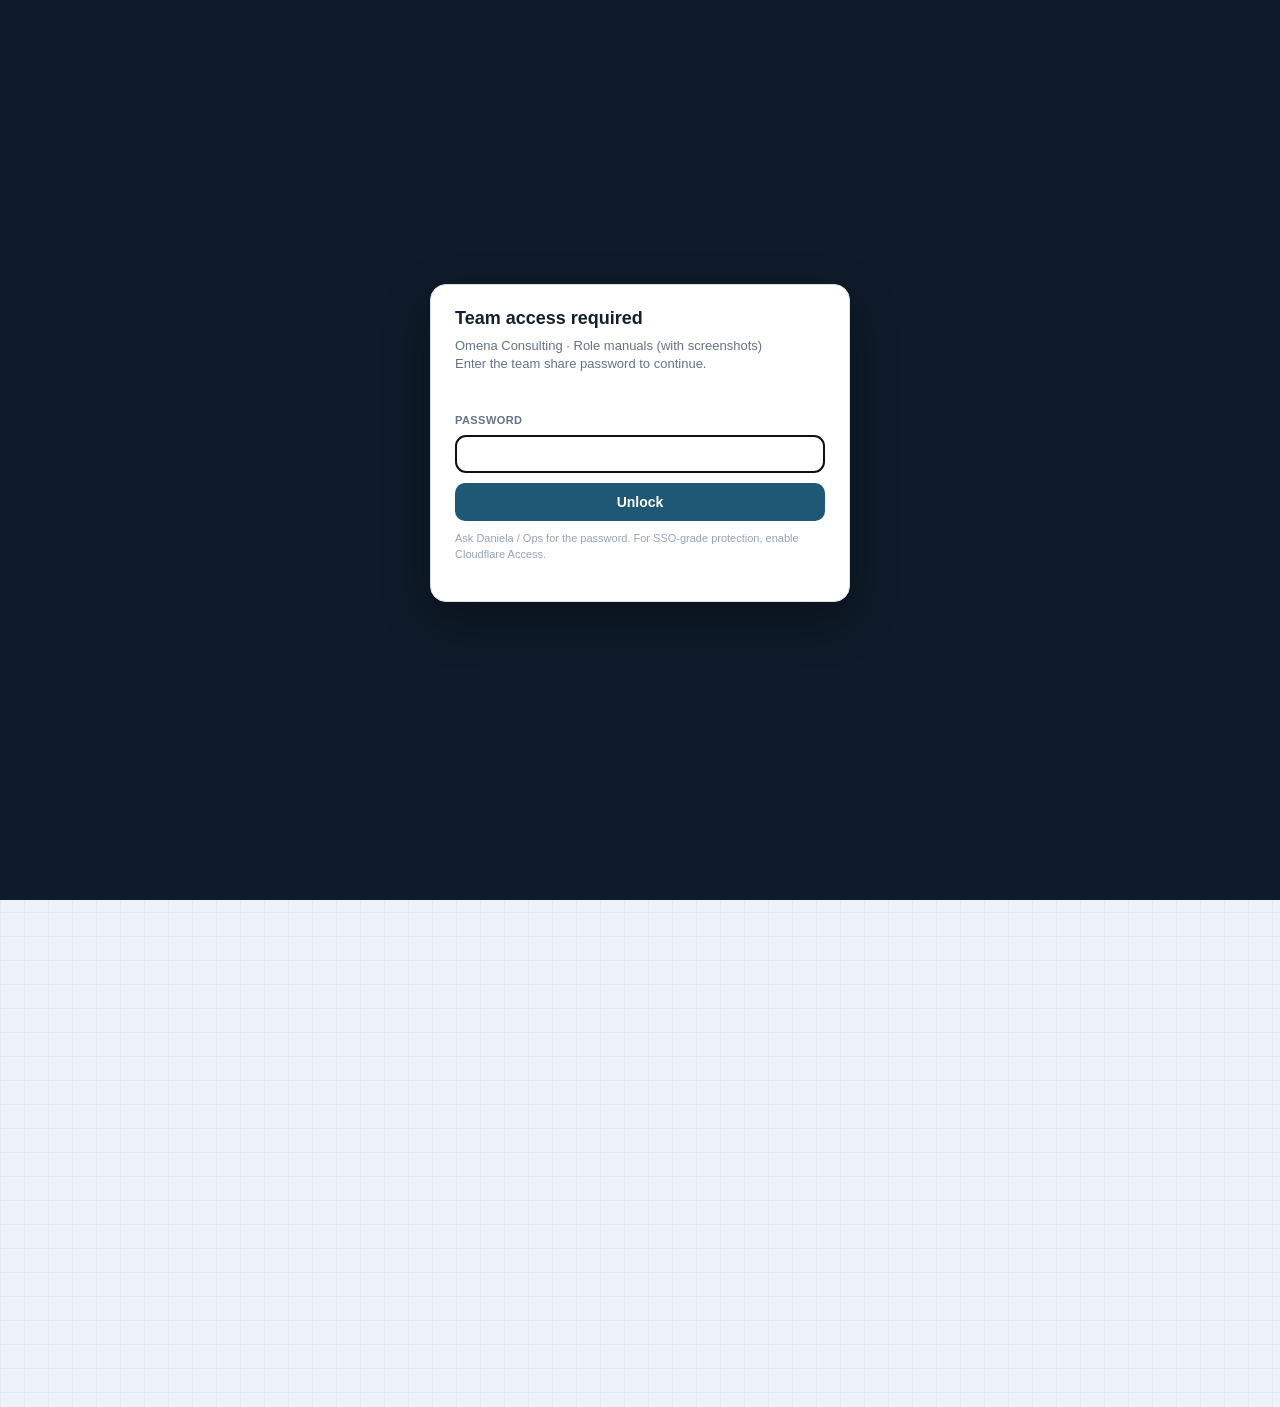
<file: manuals/role-guides/index.html>
<!DOCTYPE html>
<html lang="en">
<head>
  <meta charset="utf-8" />
  <meta name="viewport" content="width=device-width, initial-scale=1" />
  <meta name="robots" content="noindex, nofollow" />
  <title>Omena Consulting · Role manuals (with screenshots)</title>
  <script src="../../access-gate.js"></script>
  <link rel="stylesheet" href="_shared.css" />
</head>
<body>
  <div class="shell">
    <header class="hero">
      <span class="eyebrow">Role manuals hub</span>
      <h1>Process manuals with screenshots</h1>
      <p class="lede">One guide per functional role. Share the link that matches the person’s ownership. Screenshots show the dashboard process after Sprint A.</p>
      <div class="banner">Password: <code>OmenaTeam2026!</code> · Live app: <a href="https://omenaconsulting.pages.dev/">omenaconsulting.pages.dev</a></div>
      <div class="actions">
        <a class="btn primary" href="../../training-factory-workstreams.html">Team training (workstreams)</a>
        <a class="btn" href="../../preview-after-factory-alignment.html">Visual preview</a>
        <a class="btn" href="../../manuals.html">All manuals index</a>
      </div>
    </header>

    <section class="card">
      <h2><a href="manual-live-pm.html">Live PM (Builder)</a></h2>
      <p>V0 date → 6-week runway → gates → prepare kits → wait for Support PM Accept.</p>
      <a class="btn" href="manual-live-pm.html">Open Live PM manual</a>
    </section>

    <section class="card">
      <h2><a href="manual-support-pm.html">Support PM</a></h2>
      <p>Live ops weekly updates · multi-version tracking · Week 5–6 receive · Accept handover (only you).</p>
      <a class="btn" href="manual-support-pm.html">Open Support PM manual</a>
    </section>

    <section class="card">
      <h2><a href="manual-uiux.html">UI/UX contributor</a></h2>
      <p>Contribute on a version without owning the product · keep design evidence · Week Close on your updates.</p>
      <a class="btn" href="manual-uiux.html">Open UI/UX manual</a>
    </section>

    <section class="card">
      <h2>Screenshot index</h2>
      <div class="grid2">
        <div class="box"><strong>Sign in</strong>assets/manual-dashboard-signin.png</div>
        <div class="box"><strong>Home / Week Close</strong>assets/manual-home-week-close.png</div>
        <div class="box"><strong>Factory runway</strong>assets/manual-factory-runway.png</div>
        <div class="box"><strong>Handover / Accept</strong>assets/manual-handover-accept.png</div>
        <div class="box"><strong>Role form fields</strong>assets/manual-roles-form.png</div>
      </div>
      <p class="meta" style="margin-top:12px;font-size:13px;color:var(--muted)">Process screenshots are from the factory-aligned UI (live + Sprint A concept panels). Sign-in is the live Pages dashboard.</p>
    </section>

    <p class="footer">Omena Consulting · Role manuals · Oct 2026</p>
  </div>
</body>
</html>
</file>
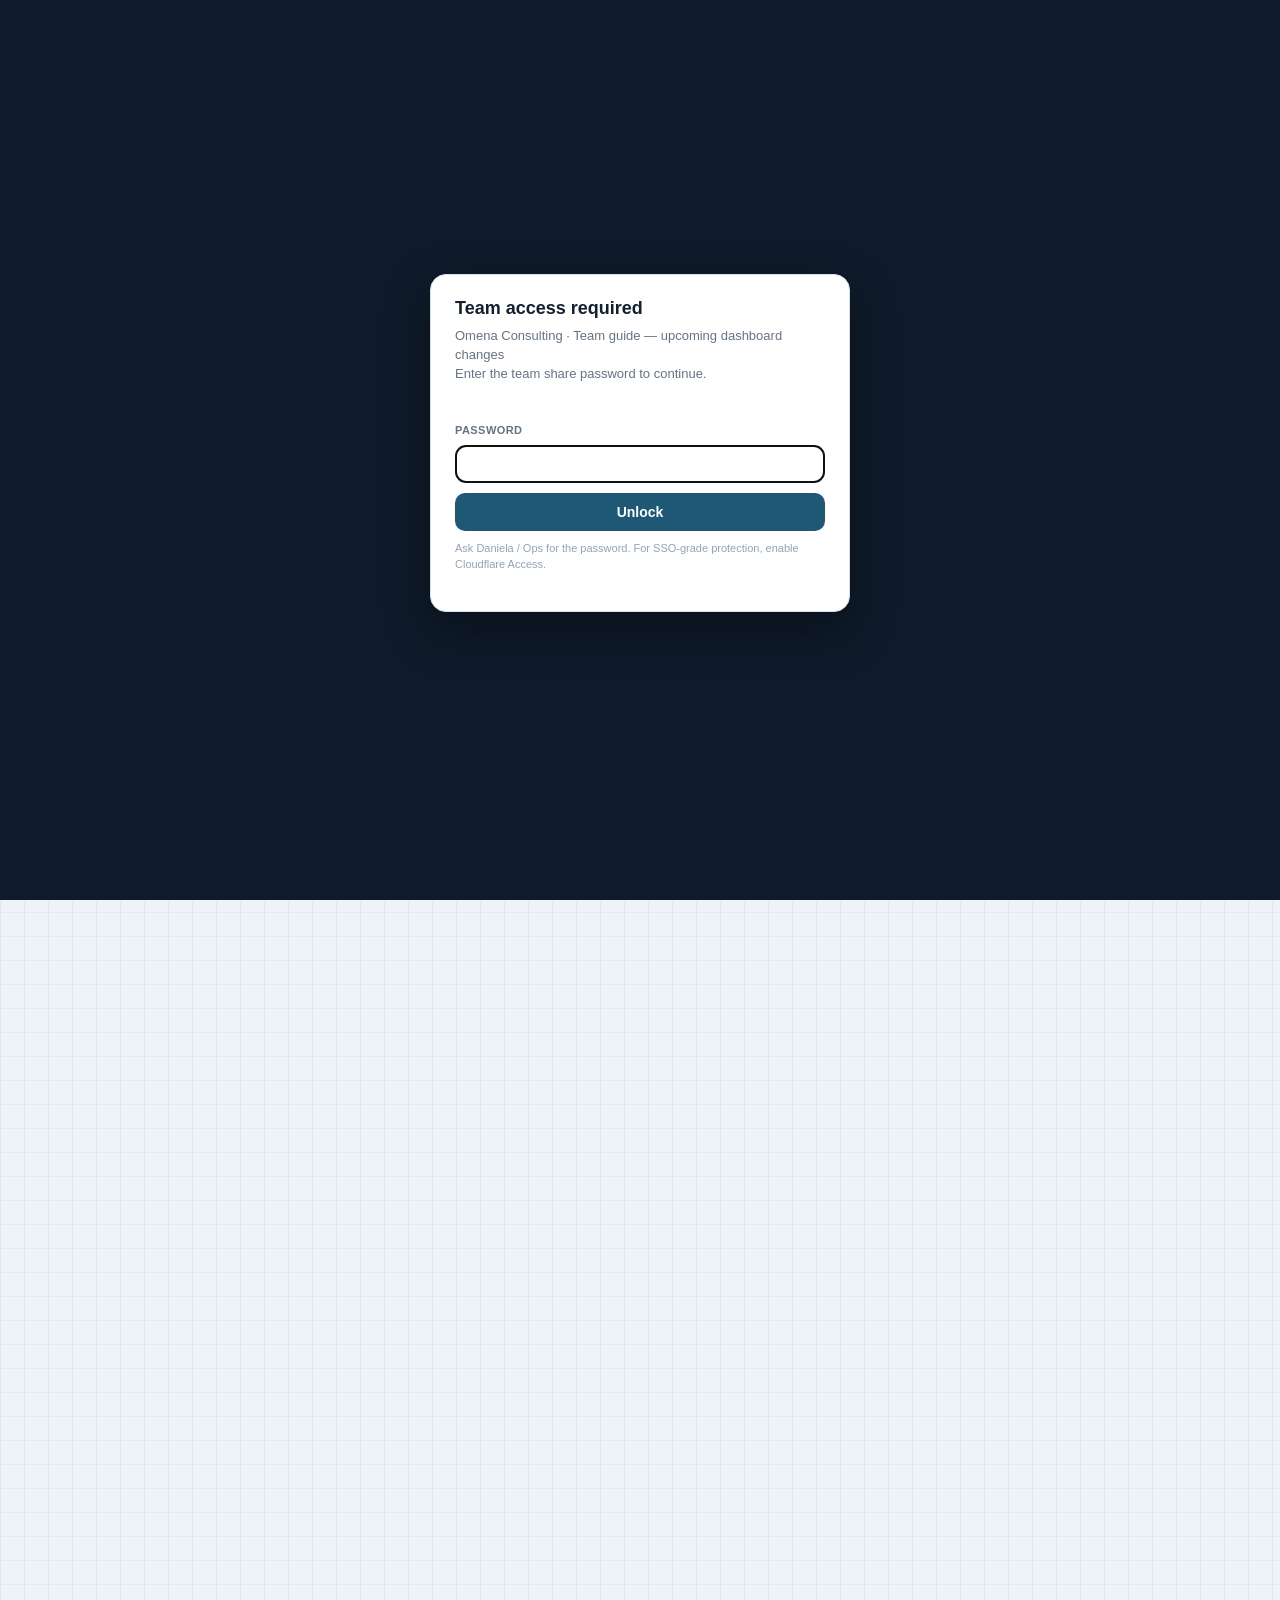
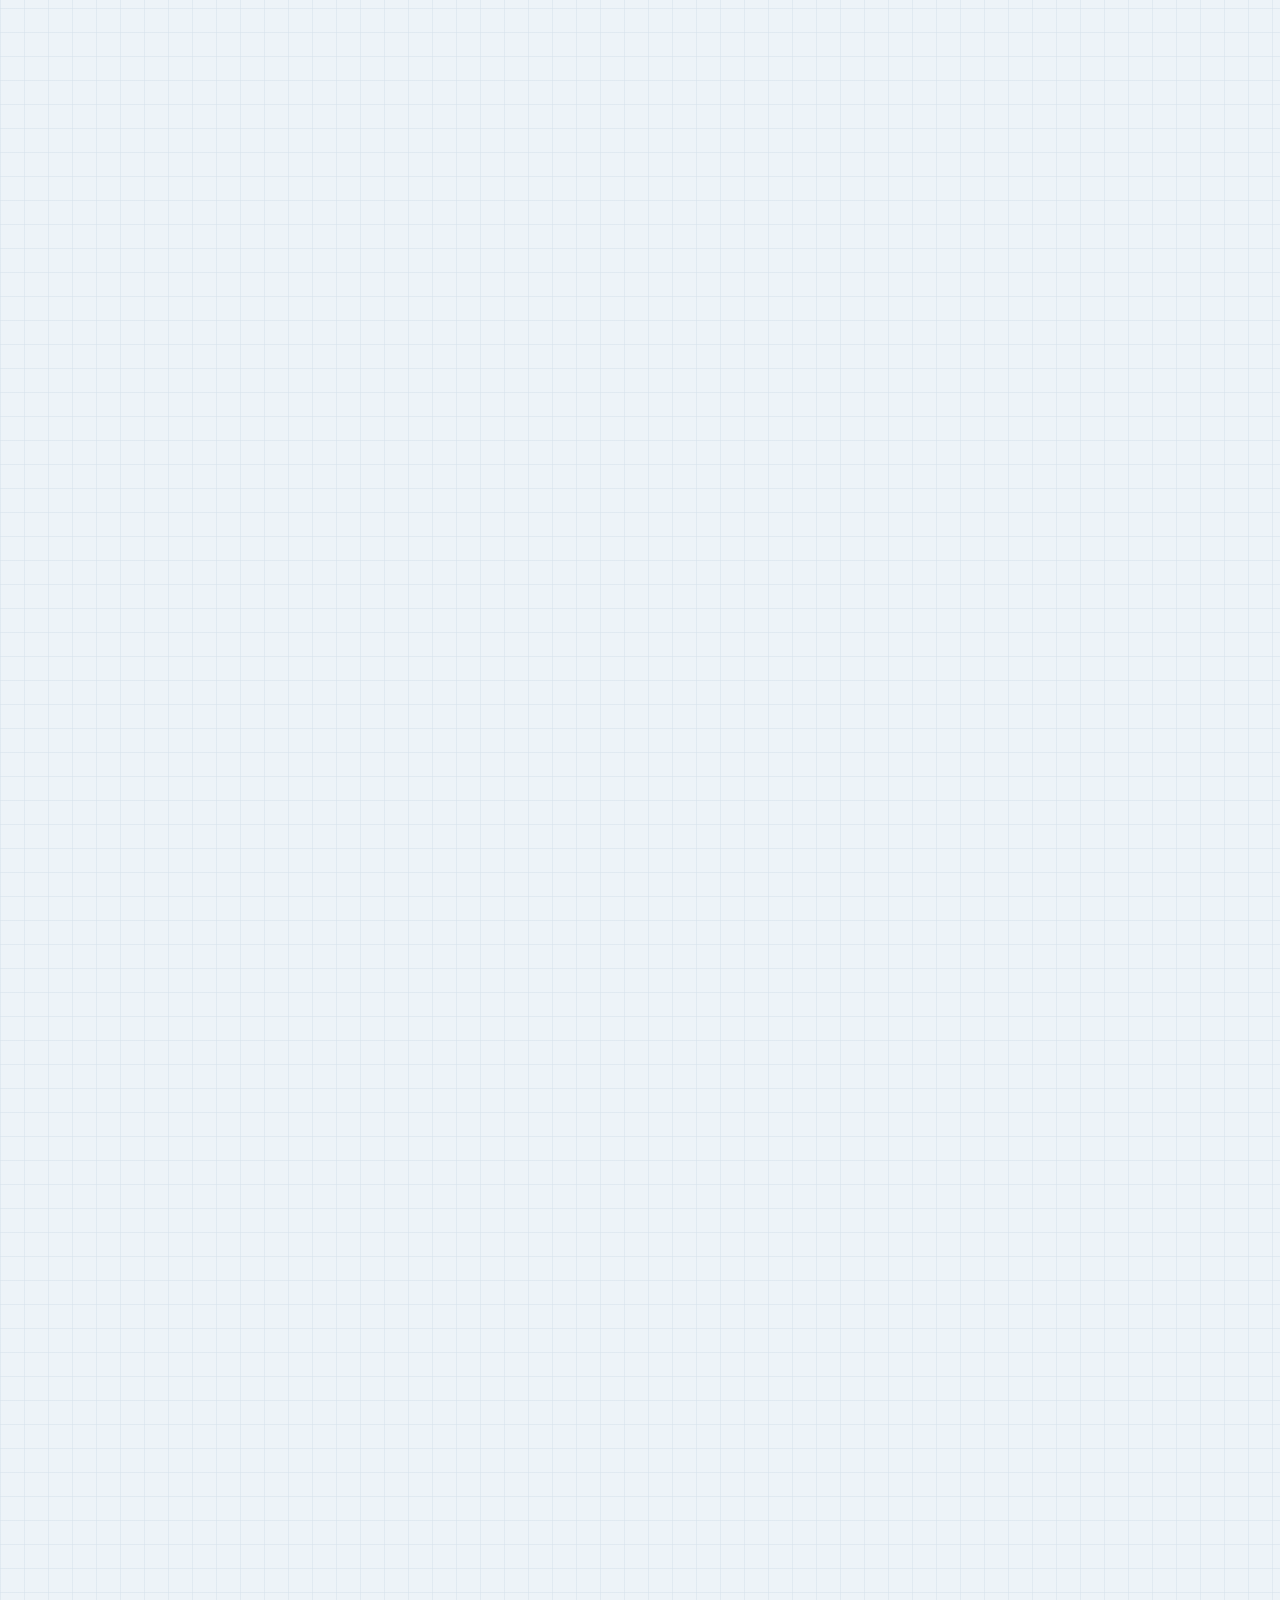
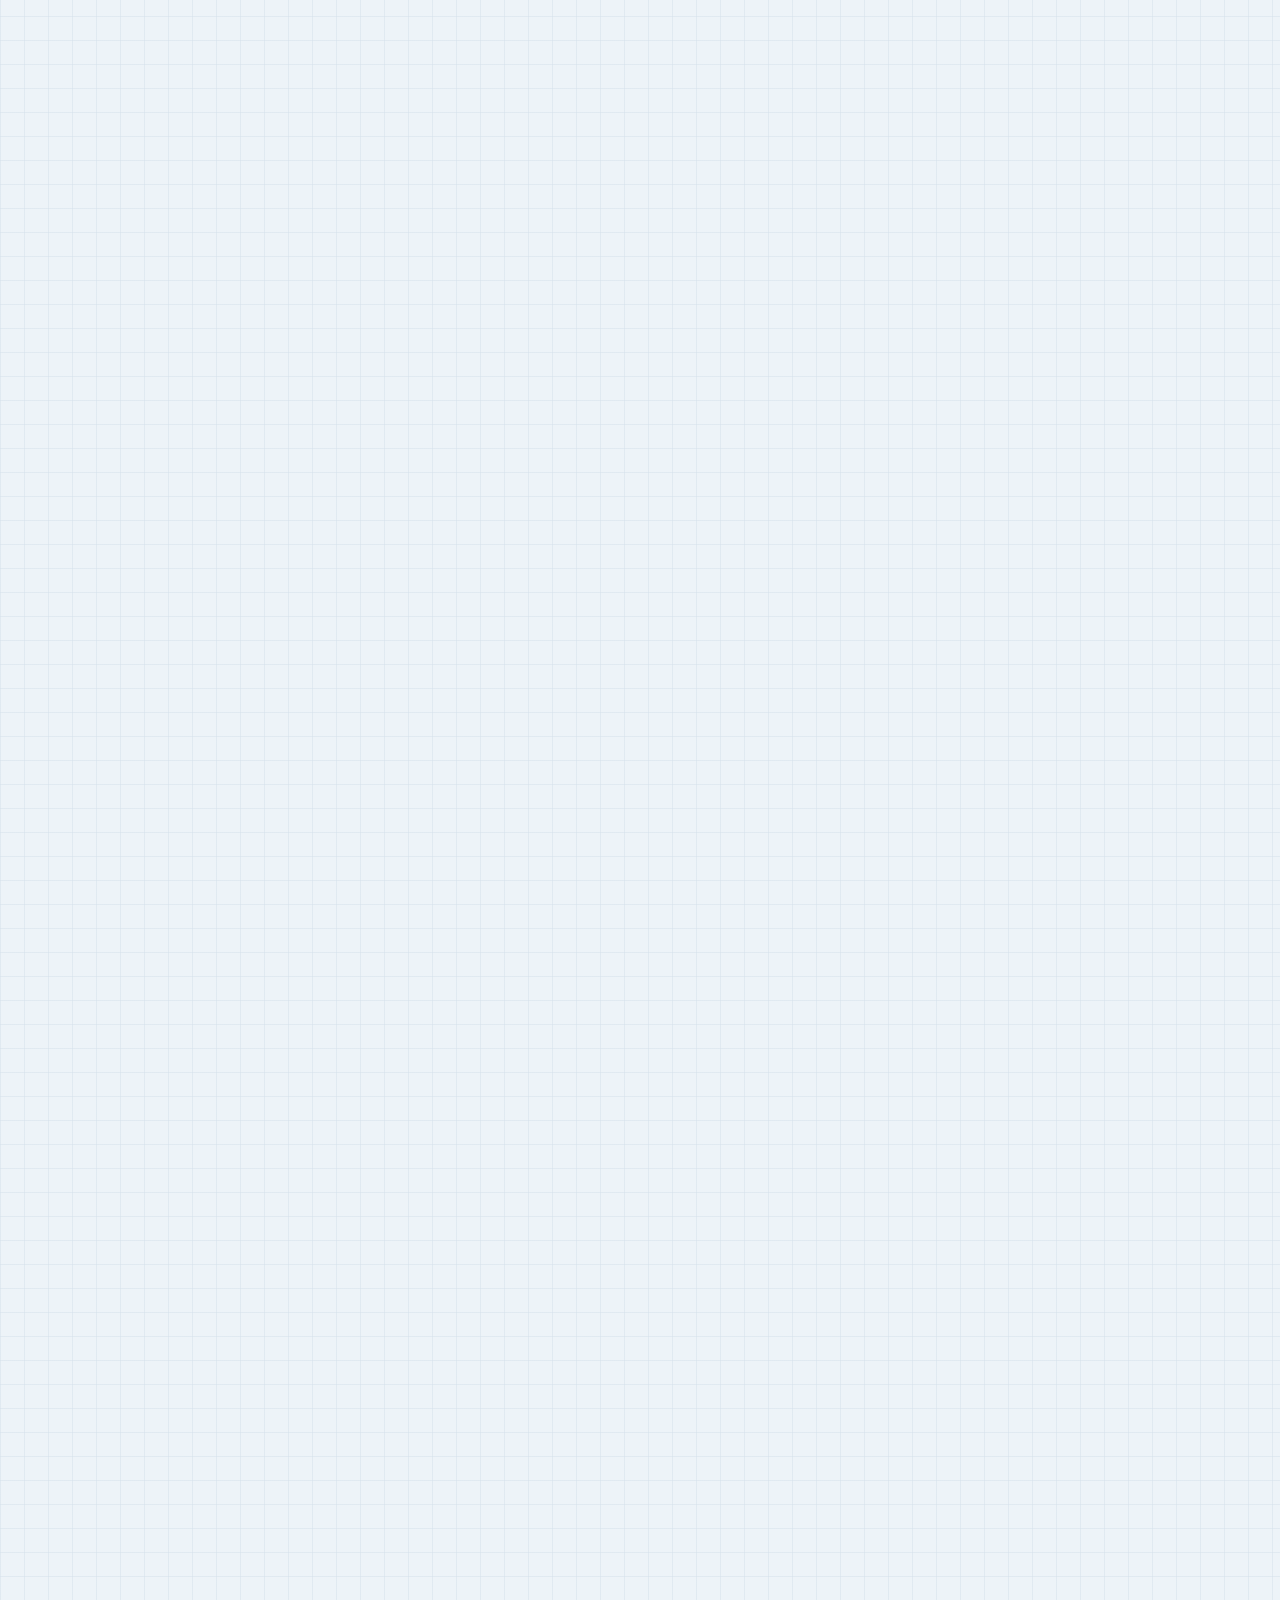
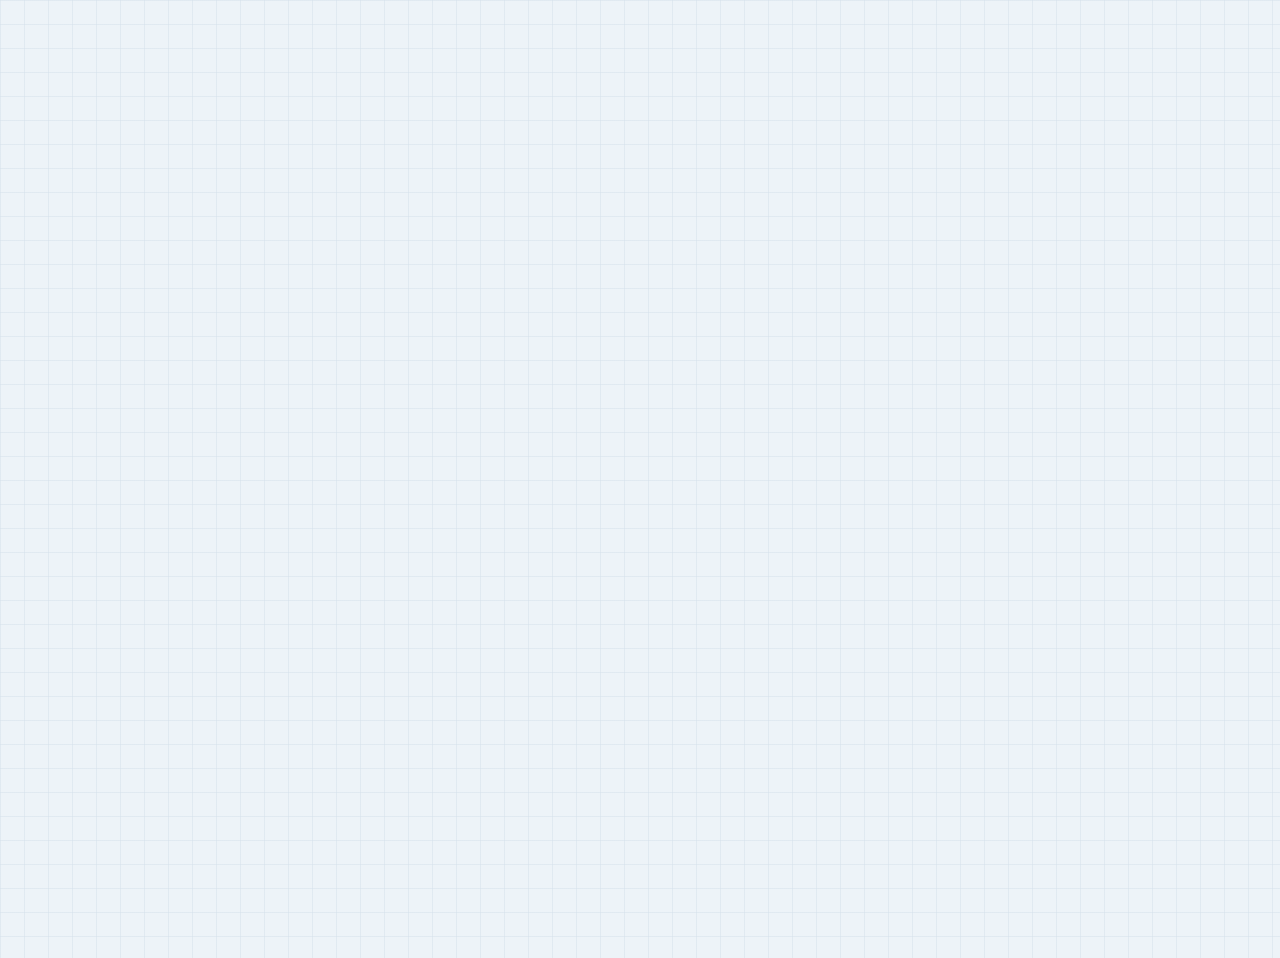
<file: guide-factory-dashboard-changes.html>
<!DOCTYPE html>
<html lang="en">
<head>
  <meta charset="utf-8" />
  <meta name="viewport" content="width=device-width, initial-scale=1" />
  <meta name="robots" content="noindex, nofollow" />
  <title>Omena Consulting · Team guide — upcoming dashboard changes</title>
  <script src="access-gate.js"></script>
  <style>
    :root {
      --ink: #12202f;
      --muted: #617187;
      --line: #d7e1eb;
      --soft: #f4f8fb;
      --blue: #0f5574;
      --green: #16845f;
      --amber: #9a6b12;
      --amber-soft: #fff4d8;
      --green-soft: #e6f4ed;
      --blue-soft: #e8f4fa;
      --shadow: 0 18px 45px rgba(18, 32, 47, 0.10);
    }
    * { box-sizing: border-box; }
    body {
      margin: 0;
      font-family: "Segoe UI", Arial, sans-serif;
      color: var(--ink);
      background:
        linear-gradient(rgba(214, 225, 235, 0.55) 1px, transparent 1px),
        linear-gradient(90deg, rgba(214, 225, 235, 0.55) 1px, transparent 1px),
        #edf3f8;
      background-size: 24px 24px;
      line-height: 1.55;
    }
    .shell { max-width: 820px; margin: 0 auto; padding: 32px 18px 72px; }
    .hero, .card {
      background: rgba(255, 255, 255, 0.96);
      border: 1px solid var(--line);
      border-radius: 22px;
      box-shadow: var(--shadow);
    }
    .hero { padding: 32px; margin-bottom: 18px; }
    .eyebrow {
      display: inline-flex; padding: 7px 12px; border-radius: 999px;
      background: var(--blue-soft); color: var(--blue);
      font-weight: 800; font-size: 12px; letter-spacing: .08em; text-transform: uppercase;
    }
    h1 { font-size: clamp(26px, 4.5vw, 38px); line-height: 1.1; margin: 16px 0 12px; }
    h2 { font-size: 18px; margin: 0 0 8px; }
    h3 { font-size: 15px; margin: 16px 0 8px; }
    p { color: var(--muted); margin: 0 0 12px; }
    .lede { font-size: 17px; color: var(--ink); }
    .banner {
      margin-top: 14px; padding: 12px 14px; border-radius: 12px;
      background: var(--amber-soft); border: 1px solid #e6c985; color: var(--amber);
      font-size: 13px; font-weight: 700;
    }
    .banner.ok {
      background: var(--green-soft); border-color: #9dceb5; color: #10734f;
    }
    .actions { display: flex; flex-wrap: wrap; gap: 10px; margin-top: 18px; }
    .btn {
      display: inline-flex; align-items: center; justify-content: center;
      padding: 10px 14px; border-radius: 12px; border: 1px solid var(--line);
      background: white; color: var(--ink); text-decoration: none; font-weight: 700; font-size: 14px;
    }
    .btn.primary { background: var(--blue); border-color: var(--blue); color: white; }
    .toc { display: flex; flex-wrap: wrap; gap: 8px; margin-top: 16px; }
    .toc a {
      text-decoration: none; font-size: 12px; font-weight: 800;
      padding: 7px 11px; border-radius: 999px; border: 1px solid var(--line);
      background: white; color: var(--blue);
    }
    .card { padding: 22px 24px; margin-bottom: 14px; }
    .share-note {
      margin-top: 14px; padding: 12px 14px; border-radius: 12px;
      background: var(--soft); border: 1px solid var(--line);
      color: var(--muted); font-size: 13px;
    }
    .share-note a { color: var(--blue); overflow-wrap: anywhere; font-weight: 700; }
    table { width: 100%; border-collapse: collapse; font-size: 14px; margin: 10px 0 4px; }
    th, td {
      text-align: left; padding: 10px 8px; border-bottom: 1px solid var(--line);
      vertical-align: top;
    }
    th { font-size: 11px; text-transform: uppercase; letter-spacing: .04em; color: var(--muted); }
    ul { margin: 8px 0 0; padding-left: 20px; color: var(--muted); }
    li { margin: 6px 0; }
    .grid2 { display: grid; grid-template-columns: 1fr 1fr; gap: 12px; }
    .box {
      background: var(--soft); border: 1px solid var(--line); border-radius: 14px; padding: 14px;
    }
    .box strong { display: block; margin-bottom: 6px; color: var(--ink); }
    .pill {
      display: inline-flex; padding: 4px 9px; border-radius: 999px;
      font-size: 11px; font-weight: 800; background: var(--blue-soft); color: var(--blue);
      margin-bottom: 8px;
    }
    .pill.green { background: var(--green-soft); color: var(--green); }
    .pill.amber { background: var(--amber-soft); color: var(--amber); }
    .flow {
      display: grid; grid-template-columns: repeat(3, 1fr); gap: 8px; margin: 12px 0;
    }
    .flow div {
      background: var(--soft); border: 1px solid var(--line); border-radius: 12px;
      padding: 12px; text-align: center; font-size: 13px; font-weight: 700;
    }
    .flow span { display: block; font-size: 12px; font-weight: 600; color: var(--muted); margin-top: 4px; }
    .footer { text-align: center; color: var(--muted); font-size: 13px; margin-top: 24px; }
    @media (max-width: 700px) {
      .grid2, .flow { grid-template-columns: 1fr; }
    }
    @media print {
      body { background: white; }
      .hero, .card { box-shadow: none; }
      .actions { display: none; }
    }
  </style>
</head>
<body>
  <div class="shell">
    <header class="hero">
      <span class="eyebrow">Team explanation guide · decisions locked</span>
      <h1>Dashboard changes — what is live, what is next, and what stays the same</h1>
      <p class="lede">Live/Support PM roles, handover kits, Sprint A runway/Accept/Week Close, and Sprint B operating UX (+ C polish) are in the dashboard.</p>
      <div class="banner ok">Status: Sprint A+B shipped (+C polish) · Roles + kits + runway + Accept + ownership stage + Week Close + readiness bar + Administration hub · Based on AI Product Factory Quick Handbook v1.1</div>
      <div class="share-note">
        Live share URL (use this):
        <a href="https://omenaconsulting.pages.dev/guide-factory-dashboard-changes.html">https://omenaconsulting.pages.dev/guide-factory-dashboard-changes.html</a>
        <br>Dashboard:
        <a href="https://omenaconsulting.pages.dev/">https://omenaconsulting.pages.dev/</a>
        <br><span class="muted">Also on GitHub Pages:
        <a href="https://omenada2025.github.io/omenaconsulting/guide-factory-dashboard-changes.html">omenada2025.github.io/omenaconsulting/…</a>
        · password gate unchanged</span>
      </div>
      <div class="actions">
        <a class="btn primary" href="training-factory-workstreams.html">Team training — adjust workstreams</a>
        <a class="btn" href="preview-after-factory-alignment.html">See how it will look</a>
        <a class="btn" href="proposal-workflow-roles-uiux-approval.html">Full approval pack</a>
        <a class="btn" href="index.html">Current live dashboard</a>
      </div>
      <nav class="toc" aria-label="Guide sections">
        <a href="#why">Why</a>
        <a href="#same">What stays</a>
        <a href="#layers">Two layers</a>
        <a href="#roles">Roles</a>
        <a href="#cycle">6-week cycle</a>
        <a href="#handover">Handover</a>
        <a href="#you">What it means for you</a>
        <a href="#timeline">Timeline</a>
        <a href="#faq">FAQ</a>
      </nav>
    </header>

    <section class="card" id="why">
      <span class="pill">Context</span>
      <h2>1. Why are we changing anything?</h2>
      <p>Leadership formalized how product ownership works in the <strong>AI Product Factory</strong>:</p>
      <ul>
        <li><strong>Live PM (Builder)</strong> owns delivery through the six-week cycle and handover.</li>
        <li>After release and <strong>accepted handover</strong>, the Live PM moves to the next project.</li>
        <li><strong>Support PM</strong> accepts the product and owns portfolio, support, training/demos, and sustaining work.</li>
      </ul>
      <p>Our dashboard already supports weekly status, portfolio health, and governance. <strong>Live vs Support ownership, handover kits, the six-week factory runway, Support PM Accept, and Sprint B/C operating polish are live.</strong> We <strong>extend this app</strong> — we are not building a second system.</p>
      <div class="banner ok">Decision already recommended: improve the current dashboard. Do not create a new application.</div>
    </section>

    <section class="card" id="same">
      <span class="pill green">Reassurance</span>
      <h2>2. What stays the same</h2>
      <div class="grid2">
        <div class="box">
          <strong>You keep using</strong>
          <ul>
            <li>Same login and roles (Viewer / Editor / Ops Manager)</li>
            <li>Weekly status updates</li>
            <li>Portfolio, Executive, Incidents</li>
            <li>Product Governance and evidence</li>
            <li>Same GitHub Pages site</li>
          </ul>
        </div>
        <div class="box">
          <strong>What improves</strong>
          <ul>
            <li>Clearer ownership (Live PM vs Support PM)</li>
            <li>Visible 6-week factory progress</li>
            <li>Handover acceptance before ownership moves</li>
            <li>Clearer Home “what’s left this week”</li>
            <li>Better alignment with the handbook</li>
          </ul>
        </div>
      </div>
    </section>

    <section class="card" id="layers">
      <span class="pill">Model</span>
      <h2>3. Two layers in one dashboard</h2>
      <div class="flow">
        <div>Weekly rhythm<span>Status · quality · meeting · feedback</span></div>
        <div>Factory cycle<span>V0 → 6 weeks → gates → handover</span></div>
        <div>Live ops<span>Support PM owns released product</span></div>
      </div>
      <table>
        <thead>
          <tr><th>Layer</th><th>Question it answers</th><th>Where you work</th></tr>
        </thead>
        <tbody>
          <tr>
            <td><strong>Weekly reporting</strong></td>
            <td>What changed this reporting week? What is blocked? What is next?</td>
            <td>This Week · Weekly Updates · Portfolio</td>
          </tr>
          <tr>
            <td><strong>Factory delivery</strong></td>
            <td>Which factory week are we in? Is the gate evidence ready? Who owns delivery?</td>
            <td>Factory cycles (new)</td>
          </tr>
          <tr>
            <td><strong>After handover</strong></td>
            <td>Who owns the live product? Are kits complete? Can Support PM accept?</td>
            <td>Handover + Governance</td>
          </tr>
        </tbody>
      </table>
      <p>These are complementary. A product can be in <strong>Factory Week 5</strong> and still need a <strong>weekly status update</strong> for the same Monday–Friday reporting week.</p>
    </section>

    <section class="card" id="roles">
      <span class="pill amber">Important</span>
      <h2>4. Roles — please read carefully</h2>
      <h3>Access profile (system permission) — unchanged idea</h3>
      <table>
        <thead><tr><th>Access profile</th><th>Meaning</th></tr></thead>
        <tbody>
          <tr><td>Portfolio Viewer</td><td>See dashboards; no report editing</td></tr>
          <tr><td>Reporting Editor</td><td>Create and edit weekly updates and related work</td></tr>
          <tr><td>Operations &amp; Access Manager</td><td>Quality, meetings, users, feedback, process ownership</td></tr>
        </tbody>
      </table>

      <h3>Functional ownership (delivery) — what changes</h3>
      <table>
        <thead><tr><th>Functional role</th><th>Owns</th><th>Notes</th></tr></thead>
        <tbody>
          <tr>
            <td><strong>Live PM (Builder)</strong></td>
            <td>Six-week delivery through release and handover</td>
            <td>After accepted handover → moves to next project</td>
          </tr>
          <tr>
            <td><strong>Support PM</strong></td>
            <td>Released product: portfolio, support, training/demos, sustaining</td>
            <td>Accepts handover; keeps ownership for live changes</td>
          </tr>
          <tr>
            <td><strong>UI/UX</strong></td>
            <td>Design contribution on a workstream</td>
            <td>Contributor — not the product owner</td>
          </tr>
          <tr>
            <td>Training (as separate owner)</td>
            <td>—</td>
            <td><strong>Will not stay as a peer owner role.</strong> Enablement sits under Support PM after release (per handbook).</td>
          </tr>
        </tbody>
      </table>
      <p><strong>Tip:</strong> “Access profile” = what the system lets you do. “Live / Support PM” = who owns the product at this stage.</p>
    </section>

    <section class="card" id="cycle">
      <span class="pill">Factory</span>
      <h2>5. Six-week delivery cycle (reminder)</h2>
      <p>Clock starts at <strong>formal V0 handover</strong> to the Live PM (engineering supplies V0 before this). Gates use evidence at the end of Weeks <strong>1, 3, 5, and 6</strong>.</p>
      <table>
        <thead><tr><th>Week</th><th>Focus</th><th>Key evidence / output</th></tr></thead>
        <tbody>
          <tr><td>1</td><td>Discover and baseline</td><td>Observed features and workflows · Gate</td></tr>
          <tr><td>2</td><td>Assess and define MSP</td><td>Findings and Minimum Sellable Product scope</td></tr>
          <tr><td>3</td><td>Prioritize and define TO-BE</td><td>Backlog and acceptance criteria · Gate</td></tr>
          <tr><td>4</td><td>Coordinate implementation</td><td>Approved changes and resolved questions</td></tr>
          <tr><td>5</td><td>Validate and prepare enablement</td><td>QA evidence · Support PM rehearsal · Gate</td></tr>
          <tr><td>6</td><td>Release and handover</td><td>Support PM acceptance · ownership transfer · Gate</td></tr>
        </tbody>
      </table>
      <p>Essential blockers require a no-go and escalation. Optional scope can move to a future backlog.</p>
    </section>

    <section class="card" id="handover">
      <span class="pill">Release</span>
      <h2>6. Handover — when ownership moves</h2>
      <p>Ownership does <strong>not</strong> move on release day alone. The Support PM must <strong>accept</strong> handover. Until then, Live PM closes gaps.</p>
      <p>Three kits (from the handbook) will be tracked in the dashboard:</p>
      <ul>
        <li><strong>Launch Kit</strong> — use cases, approved demo, FAQ, limitations</li>
        <li><strong>Run Kit</strong> — operational instructions, rollback, monitoring, escalation</li>
        <li><strong>Live Product Kit</strong> — guides, release notes, known issues, backlog</li>
      </ul>
      <p>Also required: QA/regression evidence, reverse demo by Support PM, working access, recorded accepting Support PM + effective date.</p>
    </section>

    <section class="card" id="you">
      <span class="pill green">For the team</span>
      <h2>7. What this means for you day to day</h2>
      <table>
        <thead><tr><th>If you are…</th><th>What to expect</th></tr></thead>
        <tbody>
          <tr>
            <td><strong>Report owner / Editor</strong></td>
            <td>Keep submitting weekly updates. You will choose Live PM or Support PM (and optional UI/UX contribution) more clearly. Some fields may become role-specific.</td>
          </tr>
          <tr>
            <td><strong>Live PM on a factory product</strong></td>
            <td>You will see your product on a 6-week runway with gate evidence. You stay accountable until Support PM accepts handover.</td>
          </tr>
          <tr>
            <td><strong>Support PM</strong></td>
            <td>You will accept handovers, own live products, and cover support / training / sustaining priorities in one ownership model.</td>
          </tr>
          <tr>
            <td><strong>UI/UX</strong></td>
            <td>You remain a contributing discipline. Design evidence still matters; product ownership stays with Live or Support PM.</td>
          </tr>
          <tr>
            <td><strong>Manager / Ops</strong></td>
            <td>Home will show Week Close for the reporting week plus factory products needing gates or handover. Meeting flow will get clearer over time.</td>
          </tr>
          <tr>
            <td><strong>Viewer / leadership</strong></td>
            <td>Clearer who owns what after release; less ambiguity between “in delivery” and “live ops.”</td>
          </tr>
        </tbody>
      </table>
    </section>

    <section class="card" id="timeline">
      <span class="pill">Plan</span>
      <h2>8. Proposed rollout (after approval)</h2>
      <table>
        <thead><tr><th>Phase</th><th>Focus</th><th>Team impact</th></tr></thead>
        <tbody>
          <tr>
            <td><strong>Now</strong></td>
            <td>Review this guide + visuals; leadership signs approval pack</td>
            <td>No change to daily work</td>
          </tr>
          <tr>
            <td><strong>Sprint A</strong></td>
            <td>Live/Support PM labels, factory cycle + gates, handover kits gate, Week Close basics</td>
            <td>New fields and screens; short walkthrough</td>
          </tr>
          <tr>
            <td><strong>Sprint B</strong></td>
            <td>Meeting session UX, readiness bars, clearer Portfolio/Executive views</td>
            <td>Smoother meetings and approvals</td>
          </tr>
          <tr>
            <td><strong>Sprint C</strong></td>
            <td>Polish, mobile, glossary sweep, email delivery fixes</td>
            <td>Fewer friction points</td>
          </tr>
        </tbody>
      </table>
      <p>We will not turn features on without a short demo and this guide updated to “live.”</p>
    </section>

    <section class="card" id="faq">
      <span class="pill">FAQ</span>
      <h2>9. Common questions</h2>
      <h3>Are we replacing the dashboard?</h3>
      <p>No. Same application, extended to match the factory operating model.</p>
      <h3>Do I stop writing weekly updates?</h3>
      <p>No. Weekly reporting remains the operating rhythm. Factory cycle is an extra layer for products in the six-week path.</p>
      <h3>What happens to the Training role we added?</h3>
      <p>Training/enablement work continues, but ownership after release follows the handbook: it sits with the <strong>Support PM</strong>, not as a separate peer product-owner role.</p>
      <h3>Will my old reports break?</h3>
      <p>No. Historical reports stay. We may show clearer labels (e.g. Live vs Support) going forward and map legacy values carefully.</p>
      <h3>Where can I see the future UI?</h3>
      <p>Open <a href="preview-after-factory-alignment.html"><strong>How it looks after implementation</strong></a>. For decision detail, use the <a href="proposal-workflow-roles-uiux-approval.html">approval pack</a>.</p>
      <h3>Who do I ask if something is unclear?</h3>
      <p>Process / ownership: Daniela (or named Ops Manager). Tool questions: same channel you use for dashboard support today.</p>
    </section>

    <section class="card">
      <h2>10. Links for the team</h2>
      <ul>
        <li><a href="guide-factory-dashboard-changes.html">This explanation guide</a> (share before implementation)</li>
        <li><a href="preview-after-factory-alignment.html">Visual: after implementation</a></li>
        <li><a href="preview-workflow-uiux-revision.html">Visual: Week Close / intake / meeting concepts</a></li>
        <li><a href="proposal-workflow-roles-uiux-approval.html">Full approval pack (decision record)</a></li>
        <li><a href="index.html">Current live dashboard</a></li>
        <li><a href="manuals.html">Existing manuals index</a></li>
      </ul>
      <div class="banner">Please review this guide and the “after implementation” preview. Send questions before we start Sprint A. Implementation begins only after leadership approval.</div>
    </section>

    <p class="footer">Omena Consulting · Portfolio Status Dashboard · Team guide · Prepared for pre-implementation sharing · Oct 2026</p>
  </div>
</body>
</html>
</file>
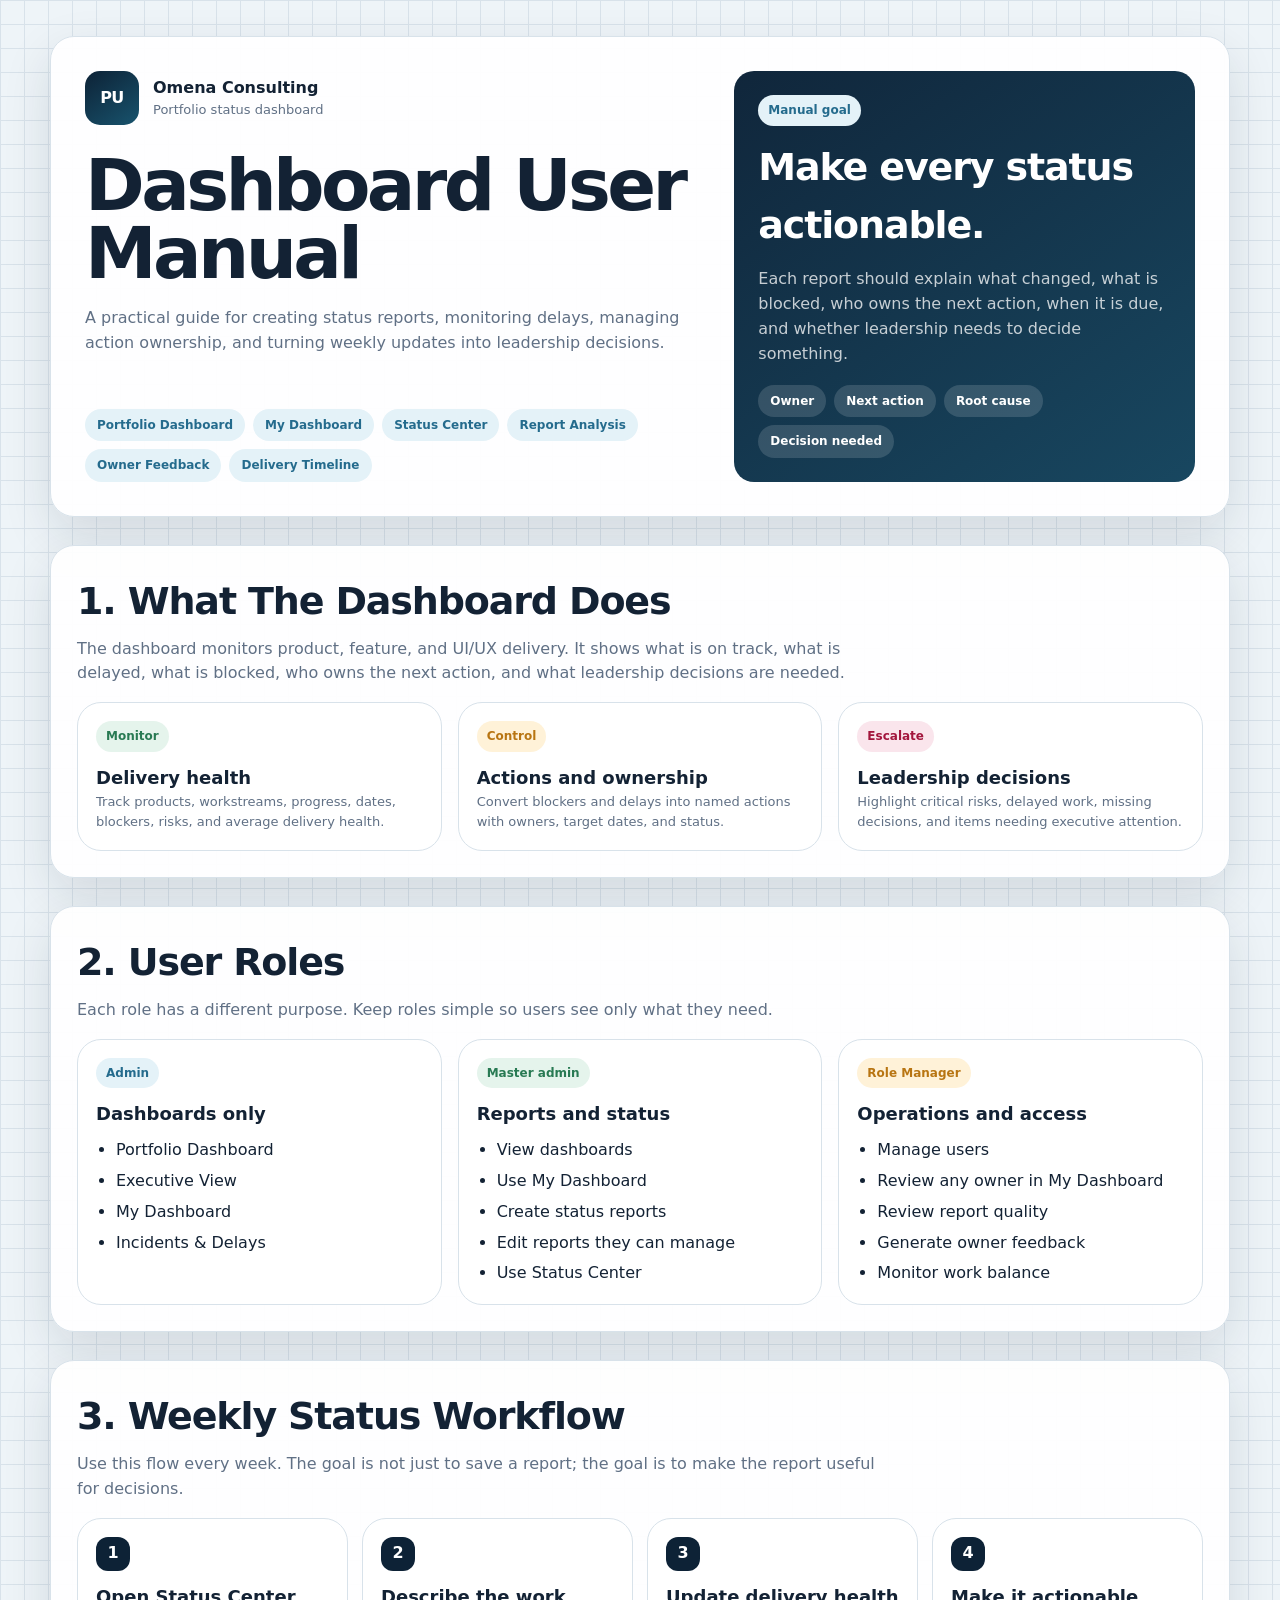
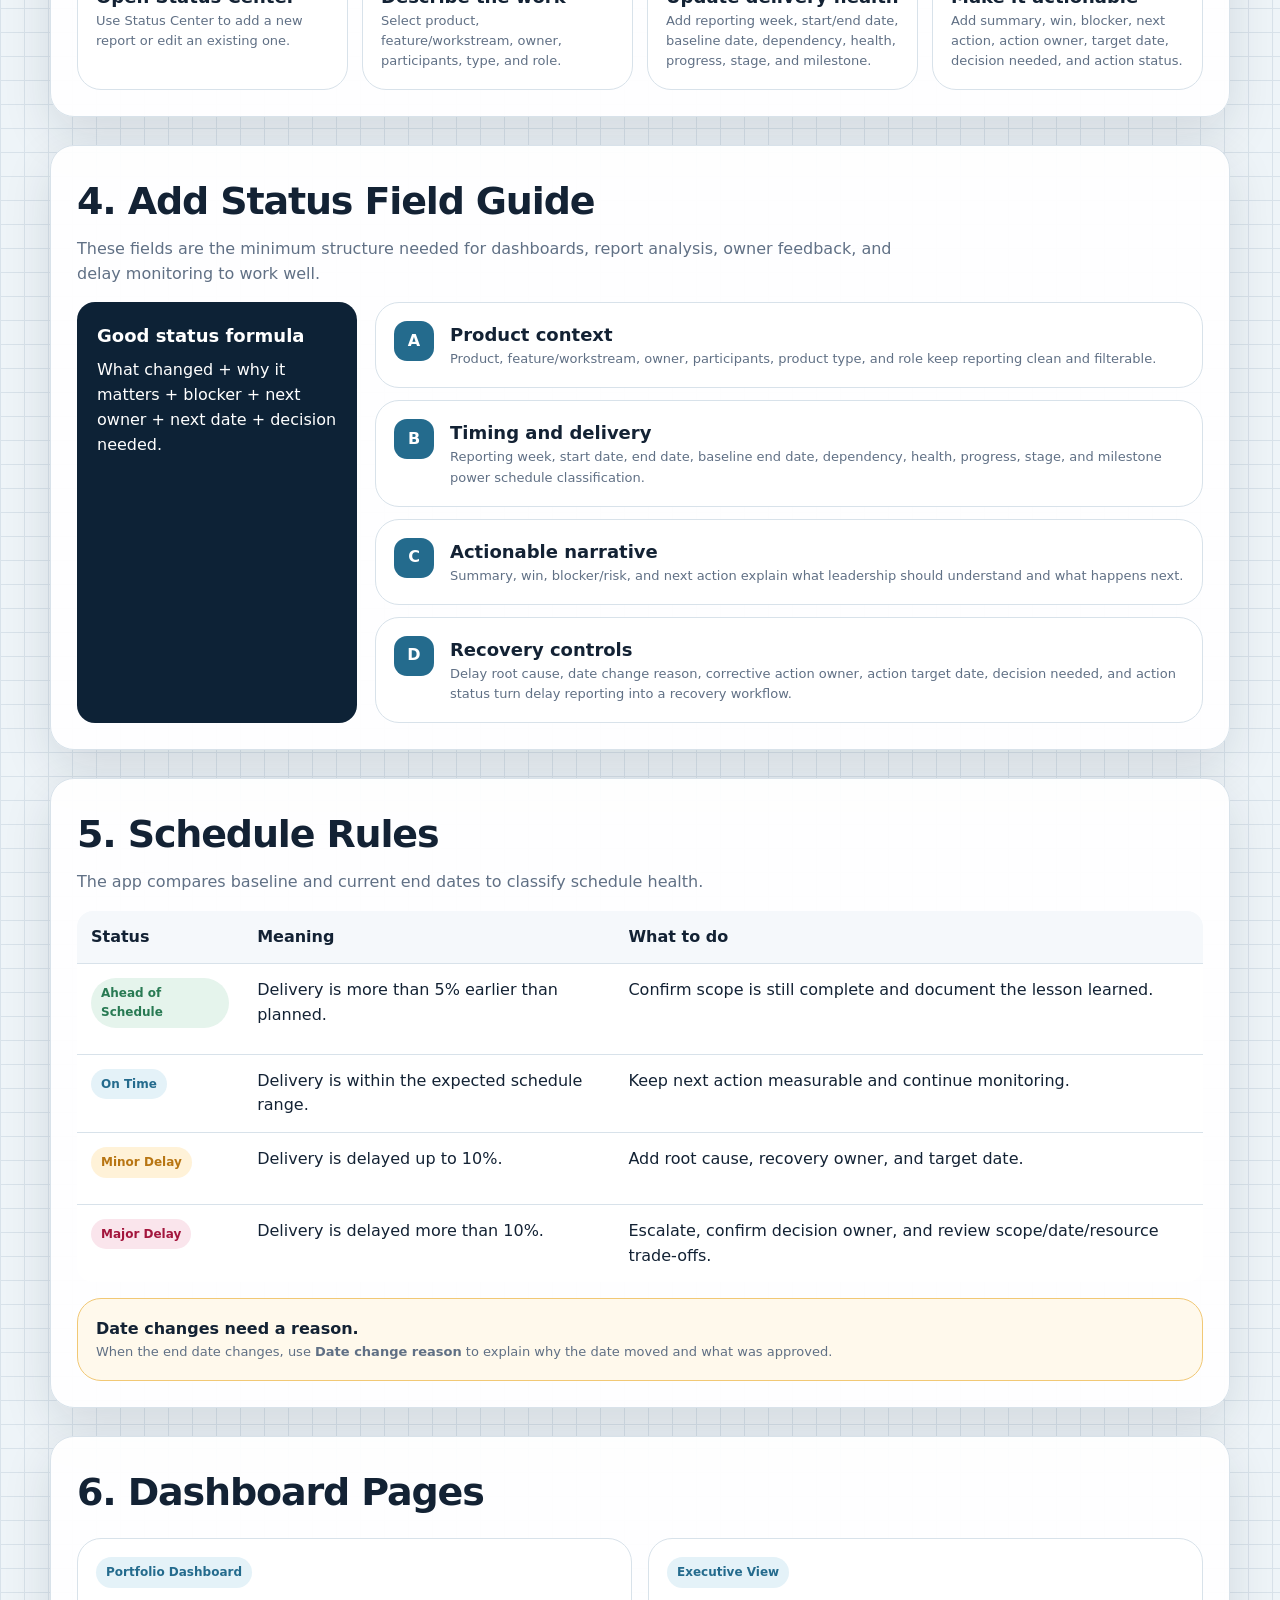
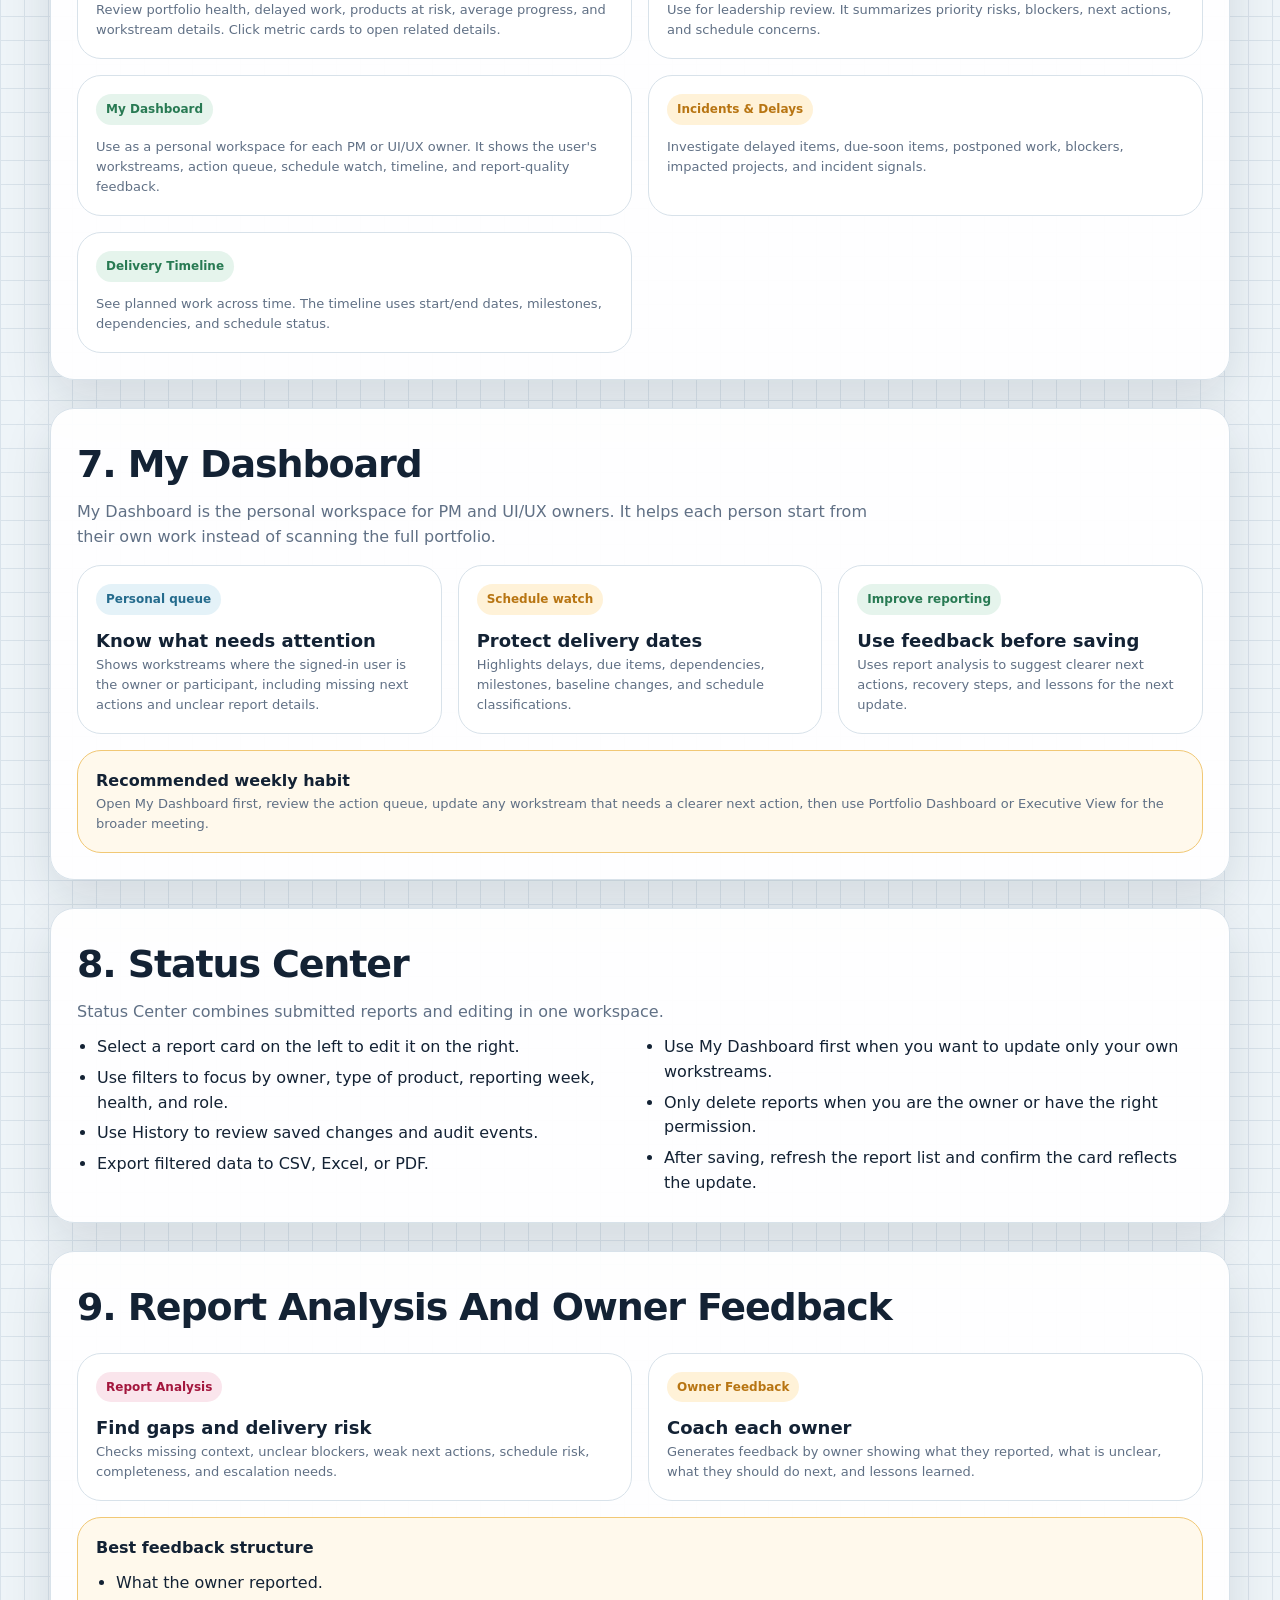
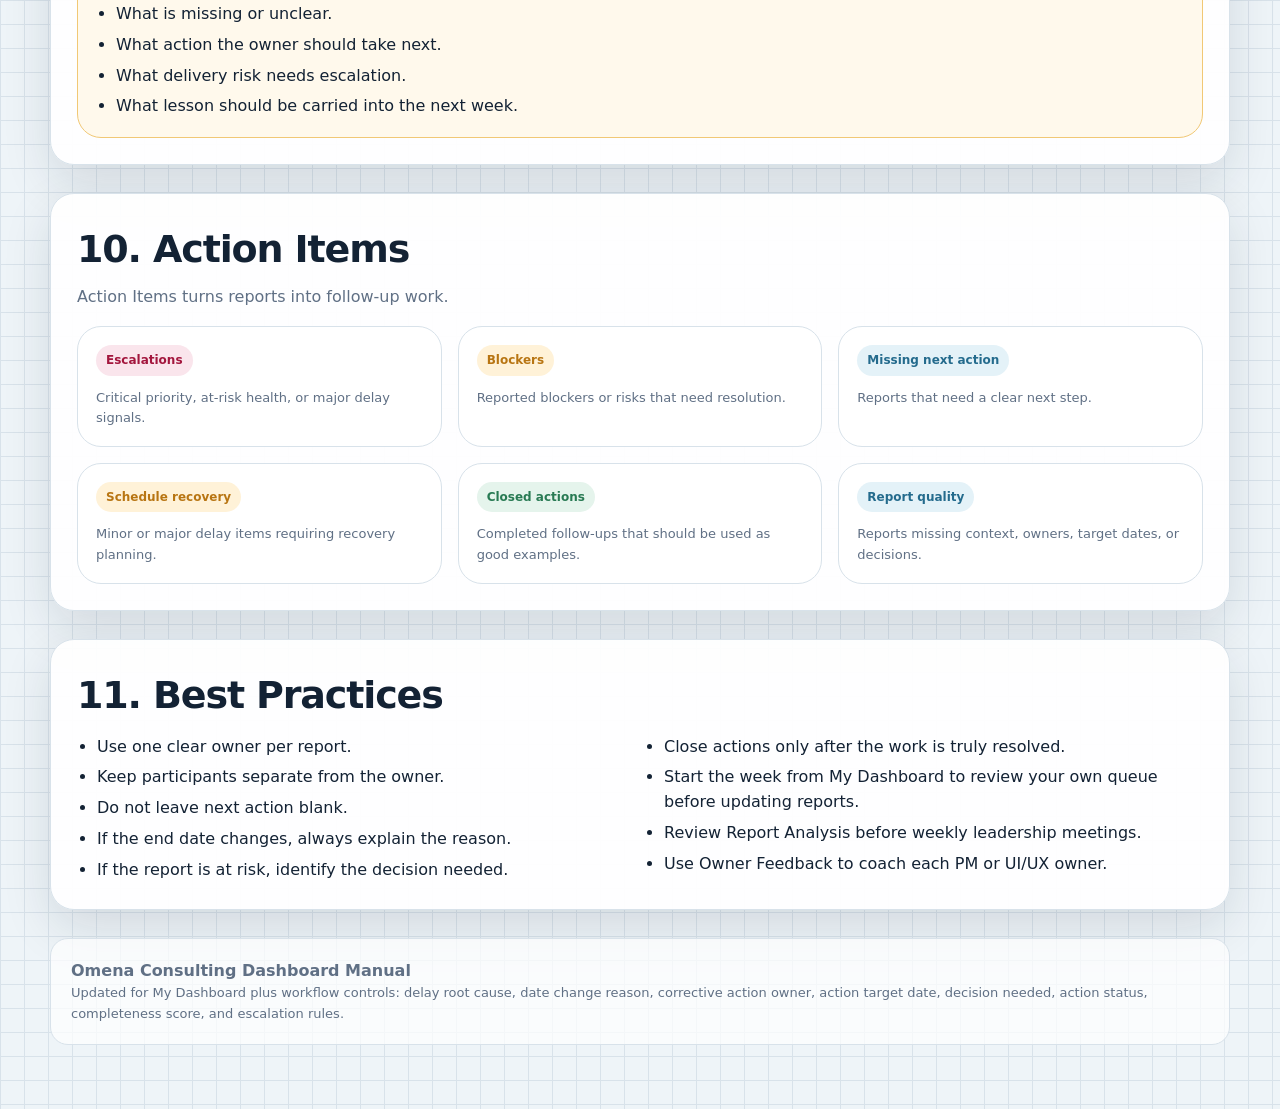
<file: manual.html>
<!doctype html>
<html lang="en">
<head>
  <meta charset="utf-8" />
  <meta name="viewport" content="width=device-width, initial-scale=1" />
  <title>Omena Consulting Dashboard User Manual</title>
  <style>
    :root {
      --ink: #132234;
      --muted: #607085;
      --line: #d8e2ea;
      --canvas: #eef4f8;
      --panel: #ffffff;
      --navy: #0d2236;
      --blue: #246b8d;
      --blue-soft: #e4f2f8;
      --green: #287a53;
      --green-soft: #e5f4ec;
      --amber: #b87512;
      --amber-soft: #fff2d8;
      --red: #a3163d;
      --red-soft: #fae5ec;
      --shadow: 0 18px 50px rgba(19, 34, 52, .12);
      font-family: Inter, ui-sans-serif, system-ui, -apple-system, BlinkMacSystemFont, "Segoe UI", sans-serif;
    }

    * { box-sizing: border-box; }

    body {
      margin: 0;
      color: var(--ink);
      background:
        linear-gradient(var(--line) 1px, transparent 1px),
        linear-gradient(90deg, var(--line) 1px, transparent 1px),
        var(--canvas);
      background-size: 24px 24px;
      line-height: 1.55;
    }

    main {
      width: min(1180px, calc(100% - 36px));
      margin: 0 auto;
      padding: 36px 0 64px;
    }

    h1, h2, h3, p { margin: 0; }
    h1 { font-size: clamp(38px, 6vw, 72px); line-height: .95; letter-spacing: -.05em; }
    h2 { font-size: clamp(26px, 3vw, 38px); letter-spacing: -.03em; }
    h3 { font-size: 18px; }
    ul, ol { margin: 10px 0 0; padding-left: 20px; }
    li + li { margin-top: 6px; }

    .muted { color: var(--muted); }
    .small { font-size: 13px; }

    .hero, .panel, .step, .card, .role, .field, .callout {
      background: rgba(255, 255, 255, .94);
      border: 1px solid var(--line);
      border-radius: 24px;
      box-shadow: var(--shadow);
    }

    .hero {
      display: grid;
      grid-template-columns: 1.15fr .85fr;
      gap: 26px;
      padding: 34px;
      margin-bottom: 24px;
      overflow: hidden;
    }

    .brand {
      display: flex;
      align-items: center;
      gap: 14px;
      margin-bottom: 26px;
    }

    .logo {
      width: 54px;
      height: 54px;
      border-radius: 15px;
      display: grid;
      place-items: center;
      color: #fff;
      background: linear-gradient(145deg, var(--navy), #18536d);
      font-weight: 900;
      letter-spacing: -.04em;
    }

    .hero-copy {
      display: grid;
      align-content: space-between;
      gap: 26px;
    }

    .hero-side {
      border-radius: 20px;
      padding: 24px;
      background: linear-gradient(145deg, #10263b, #184760);
      color: #fff;
    }

    .hero-side p { color: rgba(255, 255, 255, .76); }

    .pill-row {
      display: flex;
      flex-wrap: wrap;
      gap: 8px;
      margin-top: 18px;
    }

    .pill {
      border-radius: 999px;
      padding: 7px 12px;
      font-size: 12px;
      font-weight: 800;
      color: var(--blue);
      background: var(--blue-soft);
    }

    .hero-side .pill {
      color: #fff;
      background: rgba(255, 255, 255, .14);
    }

    .section { margin-top: 28px; }
    .panel { padding: 26px; }
    .section > .muted { margin-top: 6px; max-width: 820px; }

    .grid-3 {
      display: grid;
      grid-template-columns: repeat(3, minmax(0, 1fr));
      gap: 16px;
      margin-top: 16px;
    }

    .grid-2 {
      display: grid;
      grid-template-columns: repeat(2, minmax(0, 1fr));
      gap: 16px;
      margin-top: 16px;
    }

    .role, .card, .field, .step, .callout {
      padding: 18px;
      box-shadow: none;
    }

    .tag {
      display: inline-flex;
      align-items: center;
      gap: 7px;
      border-radius: 999px;
      padding: 6px 10px;
      margin-bottom: 12px;
      font-size: 12px;
      font-weight: 900;
      color: var(--blue);
      background: var(--blue-soft);
    }

    .tag.green { color: var(--green); background: var(--green-soft); }
    .tag.amber { color: var(--amber); background: var(--amber-soft); }
    .tag.red { color: var(--red); background: var(--red-soft); }

    .workflow {
      display: grid;
      grid-template-columns: repeat(4, minmax(0, 1fr));
      gap: 14px;
      margin-top: 16px;
    }

    .step-number {
      width: 34px;
      height: 34px;
      border-radius: 12px;
      display: grid;
      place-items: center;
      margin-bottom: 12px;
      color: #fff;
      background: var(--navy);
      font-weight: 900;
    }

    .process-map {
      display: grid;
      grid-template-columns: 280px 1fr;
      gap: 18px;
      margin-top: 16px;
    }

    .sticky-note {
      position: sticky;
      top: 18px;
      padding: 20px;
      border-radius: 18px;
      color: #fff;
      background: var(--navy);
    }

    .field-list {
      display: grid;
      gap: 12px;
    }

    .field {
      display: grid;
      grid-template-columns: 44px 1fr;
      gap: 12px;
      align-items: start;
    }

    .badge {
      width: 40px;
      height: 40px;
      border-radius: 13px;
      display: grid;
      place-items: center;
      color: #fff;
      background: var(--blue);
      font-weight: 900;
    }

    .schedule-table {
      width: 100%;
      border-collapse: collapse;
      overflow: hidden;
      border-radius: 16px;
      margin-top: 16px;
      background: #fff;
    }

    .schedule-table th, .schedule-table td {
      padding: 14px;
      text-align: left;
      border-bottom: 1px solid var(--line);
      vertical-align: top;
    }

    .schedule-table th { background: #f5f8fb; }
    .schedule-table tr:last-child td { border-bottom: 0; }

    .checklist {
      columns: 2;
      column-gap: 28px;
    }

    .callout {
      border-color: #f1c875;
      background: #fff9ec;
    }

    .footer {
      margin-top: 28px;
      padding: 20px;
      border-radius: 18px;
      color: var(--muted);
      background: rgba(255, 255, 255, .72);
      border: 1px solid var(--line);
    }

    @media (max-width: 900px) {
      .hero, .process-map { grid-template-columns: 1fr; }
      .grid-3, .grid-2, .workflow { grid-template-columns: 1fr; }
      .sticky-note { position: static; }
      .checklist { columns: 1; }
    }
  </style>
</head>
<body>
  <main>
    <section class="hero">
      <div class="hero-copy">
        <div>
          <div class="brand">
            <div class="logo">PU</div>
            <div>
              <strong>Omena Consulting</strong>
              <p class="muted small">Portfolio status dashboard</p>
            </div>
          </div>
          <h1>Dashboard User Manual</h1>
          <p class="muted" style="margin-top: 18px;">A practical guide for creating status reports, monitoring delays, managing action ownership, and turning weekly updates into leadership decisions.</p>
        </div>
        <div class="pill-row">
          <span class="pill">Portfolio Dashboard</span>
          <span class="pill">My Dashboard</span>
          <span class="pill">Status Center</span>
          <span class="pill">Report Analysis</span>
          <span class="pill">Owner Feedback</span>
          <span class="pill">Delivery Timeline</span>
        </div>
      </div>
      <aside class="hero-side">
        <span class="tag">Manual goal</span>
        <h2>Make every status actionable.</h2>
        <p style="margin-top: 12px;">Each report should explain what changed, what is blocked, who owns the next action, when it is due, and whether leadership needs to decide something.</p>
        <div class="pill-row">
          <span class="pill">Owner</span>
          <span class="pill">Next action</span>
          <span class="pill">Root cause</span>
          <span class="pill">Decision needed</span>
        </div>
      </aside>
    </section>

    <section class="section panel">
      <h2>1. What The Dashboard Does</h2>
      <p class="muted">The dashboard monitors product, feature, and UI/UX delivery. It shows what is on track, what is delayed, what is blocked, who owns the next action, and what leadership decisions are needed.</p>
      <div class="grid-3">
        <div class="card">
          <span class="tag green">Monitor</span>
          <h3>Delivery health</h3>
          <p class="muted small">Track products, workstreams, progress, dates, blockers, risks, and average delivery health.</p>
        </div>
        <div class="card">
          <span class="tag amber">Control</span>
          <h3>Actions and ownership</h3>
          <p class="muted small">Convert blockers and delays into named actions with owners, target dates, and status.</p>
        </div>
        <div class="card">
          <span class="tag red">Escalate</span>
          <h3>Leadership decisions</h3>
          <p class="muted small">Highlight critical risks, delayed work, missing decisions, and items needing executive attention.</p>
        </div>
      </div>
    </section>

    <section class="section panel">
      <h2>2. User Roles</h2>
      <p class="muted">Each role has a different purpose. Keep roles simple so users see only what they need.</p>
      <div class="grid-3">
        <div class="role">
          <span class="tag">Admin</span>
          <h3>Dashboards only</h3>
          <ul>
            <li>Portfolio Dashboard</li>
            <li>Executive View</li>
            <li>My Dashboard</li>
            <li>Incidents & Delays</li>
          </ul>
        </div>
        <div class="role">
          <span class="tag green">Master admin</span>
          <h3>Reports and status</h3>
          <ul>
            <li>View dashboards</li>
            <li>Use My Dashboard</li>
            <li>Create status reports</li>
            <li>Edit reports they can manage</li>
            <li>Use Status Center</li>
          </ul>
        </div>
        <div class="role">
          <span class="tag amber">Role Manager</span>
          <h3>Operations and access</h3>
          <ul>
            <li>Manage users</li>
            <li>Review any owner in My Dashboard</li>
            <li>Review report quality</li>
            <li>Generate owner feedback</li>
            <li>Monitor work balance</li>
          </ul>
        </div>
      </div>
    </section>

    <section class="section panel">
      <h2>3. Weekly Status Workflow</h2>
      <p class="muted">Use this flow every week. The goal is not just to save a report; the goal is to make the report useful for decisions.</p>
      <div class="workflow">
        <div class="step">
          <div class="step-number">1</div>
          <h3>Open Status Center</h3>
          <p class="muted small">Use Status Center to add a new report or edit an existing one.</p>
        </div>
        <div class="step">
          <div class="step-number">2</div>
          <h3>Describe the work</h3>
          <p class="muted small">Select product, feature/workstream, owner, participants, type, and role.</p>
        </div>
        <div class="step">
          <div class="step-number">3</div>
          <h3>Update delivery health</h3>
          <p class="muted small">Add reporting week, start/end date, baseline date, dependency, health, progress, stage, and milestone.</p>
        </div>
        <div class="step">
          <div class="step-number">4</div>
          <h3>Make it actionable</h3>
          <p class="muted small">Add summary, win, blocker, next action, action owner, target date, decision needed, and action status.</p>
        </div>
      </div>
    </section>

    <section class="section panel">
      <h2>4. Add Status Field Guide</h2>
      <p class="muted">These fields are the minimum structure needed for dashboards, report analysis, owner feedback, and delay monitoring to work well.</p>
      <div class="process-map">
        <aside class="sticky-note">
          <h3>Good status formula</h3>
          <p style="margin-top: 8px;">What changed + why it matters + blocker + next owner + next date + decision needed.</p>
        </aside>
        <div class="field-list">
          <div class="field"><div class="badge">A</div><div><h3>Product context</h3><p class="muted small">Product, feature/workstream, owner, participants, product type, and role keep reporting clean and filterable.</p></div></div>
          <div class="field"><div class="badge">B</div><div><h3>Timing and delivery</h3><p class="muted small">Reporting week, start date, end date, baseline end date, dependency, health, progress, stage, and milestone power schedule classification.</p></div></div>
          <div class="field"><div class="badge">C</div><div><h3>Actionable narrative</h3><p class="muted small">Summary, win, blocker/risk, and next action explain what leadership should understand and what happens next.</p></div></div>
          <div class="field"><div class="badge">D</div><div><h3>Recovery controls</h3><p class="muted small">Delay root cause, date change reason, corrective action owner, action target date, decision needed, and action status turn delay reporting into a recovery workflow.</p></div></div>
        </div>
      </div>
    </section>

    <section class="section panel">
      <h2>5. Schedule Rules</h2>
      <p class="muted">The app compares baseline and current end dates to classify schedule health.</p>
      <table class="schedule-table">
        <thead>
          <tr>
            <th>Status</th>
            <th>Meaning</th>
            <th>What to do</th>
          </tr>
        </thead>
        <tbody>
          <tr>
            <td><span class="tag green">Ahead of Schedule</span></td>
            <td>Delivery is more than 5% earlier than planned.</td>
            <td>Confirm scope is still complete and document the lesson learned.</td>
          </tr>
          <tr>
            <td><span class="tag">On Time</span></td>
            <td>Delivery is within the expected schedule range.</td>
            <td>Keep next action measurable and continue monitoring.</td>
          </tr>
          <tr>
            <td><span class="tag amber">Minor Delay</span></td>
            <td>Delivery is delayed up to 10%.</td>
            <td>Add root cause, recovery owner, and target date.</td>
          </tr>
          <tr>
            <td><span class="tag red">Major Delay</span></td>
            <td>Delivery is delayed more than 10%.</td>
            <td>Escalate, confirm decision owner, and review scope/date/resource trade-offs.</td>
          </tr>
        </tbody>
      </table>
      <div class="callout" style="margin-top: 16px;">
        <strong>Date changes need a reason.</strong>
        <p class="muted small">When the end date changes, use <strong>Date change reason</strong> to explain why the date moved and what was approved.</p>
      </div>
    </section>

    <section class="section panel">
      <h2>6. Dashboard Pages</h2>
      <div class="grid-2">
        <div class="card">
          <span class="tag">Portfolio Dashboard</span>
          <p class="muted small">Review portfolio health, delayed work, products at risk, average progress, and workstream details. Click metric cards to open related details.</p>
        </div>
        <div class="card">
          <span class="tag">Executive View</span>
          <p class="muted small">Use for leadership review. It summarizes priority risks, blockers, next actions, and schedule concerns.</p>
        </div>
        <div class="card">
          <span class="tag green">My Dashboard</span>
          <p class="muted small">Use as a personal workspace for each PM or UI/UX owner. It shows the user's workstreams, action queue, schedule watch, timeline, and report-quality feedback.</p>
        </div>
        <div class="card">
          <span class="tag amber">Incidents & Delays</span>
          <p class="muted small">Investigate delayed items, due-soon items, postponed work, blockers, impacted projects, and incident signals.</p>
        </div>
        <div class="card">
          <span class="tag green">Delivery Timeline</span>
          <p class="muted small">See planned work across time. The timeline uses start/end dates, milestones, dependencies, and schedule status.</p>
        </div>
      </div>
    </section>

    <section class="section panel">
      <h2>7. My Dashboard</h2>
      <p class="muted">My Dashboard is the personal workspace for PM and UI/UX owners. It helps each person start from their own work instead of scanning the full portfolio.</p>
      <div class="grid-3">
        <div class="card">
          <span class="tag">Personal queue</span>
          <h3>Know what needs attention</h3>
          <p class="muted small">Shows workstreams where the signed-in user is the owner or participant, including missing next actions and unclear report details.</p>
        </div>
        <div class="card">
          <span class="tag amber">Schedule watch</span>
          <h3>Protect delivery dates</h3>
          <p class="muted small">Highlights delays, due items, dependencies, milestones, baseline changes, and schedule classifications.</p>
        </div>
        <div class="card">
          <span class="tag green">Improve reporting</span>
          <h3>Use feedback before saving</h3>
          <p class="muted small">Uses report analysis to suggest clearer next actions, recovery steps, and lessons for the next update.</p>
        </div>
      </div>
      <div class="callout" style="margin-top: 16px;">
        <strong>Recommended weekly habit</strong>
        <p class="muted small">Open My Dashboard first, review the action queue, update any workstream that needs a clearer next action, then use Portfolio Dashboard or Executive View for the broader meeting.</p>
      </div>
    </section>

    <section class="section panel">
      <h2>8. Status Center</h2>
      <p class="muted">Status Center combines submitted reports and editing in one workspace.</p>
      <ul class="checklist">
        <li>Select a report card on the left to edit it on the right.</li>
        <li>Use filters to focus by owner, type of product, reporting week, health, and role.</li>
        <li>Use History to review saved changes and audit events.</li>
        <li>Export filtered data to CSV, Excel, or PDF.</li>
        <li>Use My Dashboard first when you want to update only your own workstreams.</li>
        <li>Only delete reports when you are the owner or have the right permission.</li>
        <li>After saving, refresh the report list and confirm the card reflects the update.</li>
      </ul>
    </section>

    <section class="section panel">
      <h2>9. Report Analysis And Owner Feedback</h2>
      <div class="grid-2">
        <div class="card">
          <span class="tag red">Report Analysis</span>
          <h3>Find gaps and delivery risk</h3>
          <p class="muted small">Checks missing context, unclear blockers, weak next actions, schedule risk, completeness, and escalation needs.</p>
        </div>
        <div class="card">
          <span class="tag amber">Owner Feedback</span>
          <h3>Coach each owner</h3>
          <p class="muted small">Generates feedback by owner showing what they reported, what is unclear, what they should do next, and lessons learned.</p>
        </div>
      </div>
      <div class="callout" style="margin-top: 16px;">
        <strong>Best feedback structure</strong>
        <ul>
          <li>What the owner reported.</li>
          <li>What is missing or unclear.</li>
          <li>What action the owner should take next.</li>
          <li>What delivery risk needs escalation.</li>
          <li>What lesson should be carried into the next week.</li>
        </ul>
      </div>
    </section>

    <section class="section panel">
      <h2>10. Action Items</h2>
      <p class="muted">Action Items turns reports into follow-up work.</p>
      <div class="grid-3">
        <div class="card"><span class="tag red">Escalations</span><p class="muted small">Critical priority, at-risk health, or major delay signals.</p></div>
        <div class="card"><span class="tag amber">Blockers</span><p class="muted small">Reported blockers or risks that need resolution.</p></div>
        <div class="card"><span class="tag">Missing next action</span><p class="muted small">Reports that need a clear next step.</p></div>
        <div class="card"><span class="tag amber">Schedule recovery</span><p class="muted small">Minor or major delay items requiring recovery planning.</p></div>
        <div class="card"><span class="tag green">Closed actions</span><p class="muted small">Completed follow-ups that should be used as good examples.</p></div>
        <div class="card"><span class="tag">Report quality</span><p class="muted small">Reports missing context, owners, target dates, or decisions.</p></div>
      </div>
    </section>

    <section class="section panel">
      <h2>11. Best Practices</h2>
      <ul class="checklist">
        <li>Use one clear owner per report.</li>
        <li>Keep participants separate from the owner.</li>
        <li>Do not leave next action blank.</li>
        <li>If the end date changes, always explain the reason.</li>
        <li>If the report is at risk, identify the decision needed.</li>
        <li>Close actions only after the work is truly resolved.</li>
        <li>Start the week from My Dashboard to review your own queue before updating reports.</li>
        <li>Review Report Analysis before weekly leadership meetings.</li>
        <li>Use Owner Feedback to coach each PM or UI/UX owner.</li>
      </ul>
    </section>

    <footer class="footer">
      <strong>Omena Consulting Dashboard Manual</strong>
      <p class="small">Updated for My Dashboard plus workflow controls: delay root cause, date change reason, corrective action owner, action target date, decision needed, action status, completeness score, and escalation rules.</p>
    </footer>
  </main>
</body>
</html>
</file>
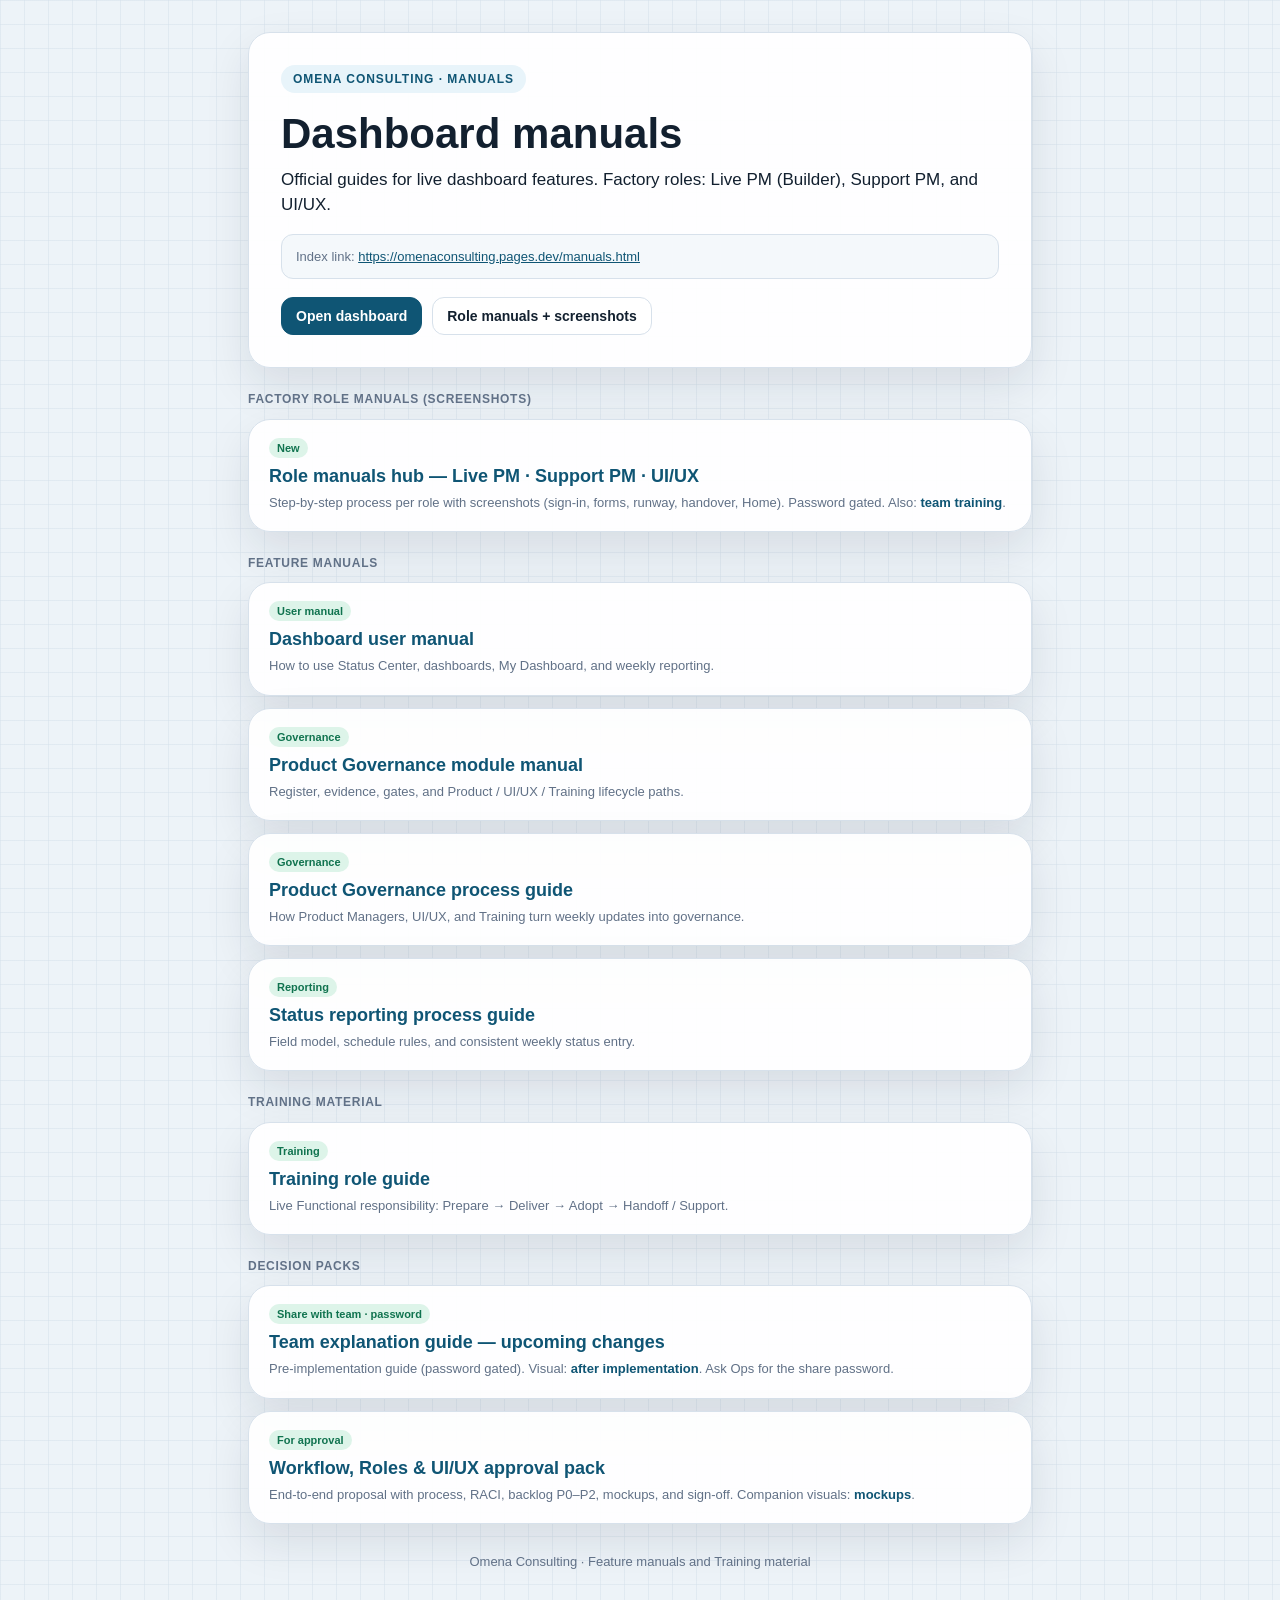
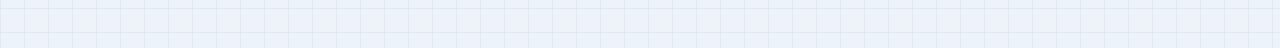
<file: manuals.html>
<!DOCTYPE html>
<html lang="en">
<head>
  <meta charset="utf-8" />
  <meta name="viewport" content="width=device-width, initial-scale=1" />
  <title>Omena Consulting - Dashboard Manuals</title>
  <style>
    :root {
      --ink: #12202f;
      --muted: #617187;
      --line: #d7e1eb;
      --soft: #f4f8fb;
      --blue: #0f5574;
      --green: #16845f;
      --shadow: 0 18px 45px rgba(18, 32, 47, 0.10);
    }
    * { box-sizing: border-box; }
    body {
      margin: 0;
      font-family: Inter, "Segoe UI", Arial, sans-serif;
      color: var(--ink);
      background:
        linear-gradient(rgba(214, 225, 235, 0.55) 1px, transparent 1px),
        linear-gradient(90deg, rgba(214, 225, 235, 0.55) 1px, transparent 1px),
        #edf3f8;
      background-size: 24px 24px;
    }
    .shell { max-width: 820px; margin: 0 auto; padding: 32px 18px 64px; }
    .hero, .card {
      background: rgba(255, 255, 255, 0.94);
      border: 1px solid var(--line);
      border-radius: 22px;
      box-shadow: var(--shadow);
    }
    .hero { padding: 32px; margin-bottom: 20px; }
    .eyebrow {
      display: inline-flex; align-items: center; gap: 8px; padding: 7px 12px;
      border-radius: 999px; background: #e8f4fa; color: var(--blue);
      font-weight: 800; font-size: 12px; letter-spacing: .08em; text-transform: uppercase;
    }
    h1 { font-size: clamp(28px, 4.5vw, 42px); line-height: 1.08; margin: 18px 0 12px; }
    h2 { font-size: 18px; margin: 0 0 6px; }
    p { color: var(--muted); line-height: 1.55; margin: 0 0 12px; }
    .lede { font-size: 17px; color: var(--ink); line-height: 1.45; }
    .card { padding: 18px 20px; margin-bottom: 12px; }
    .card a {
      color: var(--blue); font-weight: 700; text-decoration: none;
    }
    .card a:hover { text-decoration: underline; }
    .meta { font-size: 13px; color: var(--muted); margin: 0; }
    .actions { display: flex; flex-wrap: wrap; gap: 10px; margin-top: 18px; }
    .btn {
      display: inline-flex; align-items: center; justify-content: center;
      padding: 10px 14px; border-radius: 12px; border: 1px solid var(--line);
      background: white; color: var(--ink); text-decoration: none; font-weight: 700; font-size: 14px;
    }
    .btn.primary { background: var(--blue); border-color: var(--blue); color: white; }
    .share-note {
      margin-top: 16px; padding: 12px 14px; border-radius: 12px;
      background: var(--soft); border: 1px solid var(--line);
      color: var(--muted); font-size: 13px; line-height: 1.5;
    }
    .share-note a { color: var(--blue); overflow-wrap: anywhere; }
    .footer { margin-top: 28px; color: var(--muted); font-size: 13px; text-align: center; }
    .pill {
      display: inline-flex; padding: 4px 8px; border-radius: 999px;
      font-weight: 800; font-size: 11px; background: #ddf4e9; color: #10734f;
      margin-bottom: 8px;
    }
    .section-label {
      margin: 22px 0 10px;
      font-size: 12px; font-weight: 800; letter-spacing: .06em;
      text-transform: uppercase; color: var(--muted);
    }
  </style>
</head>
<body>
  <div class="shell">
    <header class="hero">
      <span class="eyebrow">Omena Consulting · Manuals</span>
      <h1>Dashboard manuals</h1>
      <p class="lede">Official guides for live dashboard features. Factory roles: Live PM (Builder), Support PM, and UI/UX.</p>
      <div class="share-note">
        Index link:
        <a href="https://omenaconsulting.pages.dev/manuals.html">https://omenaconsulting.pages.dev/manuals.html</a>
      </div>
      <div class="actions">
        <a class="btn primary" href="https://omenaconsulting.pages.dev/">Open dashboard</a>
        <a class="btn" href="manuals/role-guides/index.html">Role manuals + screenshots</a>
      </div>
    </header>

    <p class="section-label">Factory role manuals (screenshots)</p>

    <section class="card">
      <span class="pill">New</span>
      <h2><a href="manuals/role-guides/index.html">Role manuals hub — Live PM · Support PM · UI/UX</a></h2>
      <p class="meta">Step-by-step process per role with screenshots (sign-in, forms, runway, handover, Home). Password gated. Also: <a href="training-factory-workstreams.html">team training</a>.</p>
    </section>

    <p class="section-label">Feature manuals</p>

    <section class="card">
      <span class="pill">User manual</span>
      <h2><a href="manual.html">Dashboard user manual</a></h2>
      <p class="meta">How to use Status Center, dashboards, My Dashboard, and weekly reporting.</p>
    </section>

    <section class="card">
      <span class="pill">Governance</span>
      <h2><a href="product-governance-module-manual.html">Product Governance module manual</a></h2>
      <p class="meta">Register, evidence, gates, and Product / UI/UX / Training lifecycle paths.</p>
    </section>

    <section class="card">
      <span class="pill">Governance</span>
      <h2><a href="product-governance-guide.html">Product Governance process guide</a></h2>
      <p class="meta">How Product Managers, UI/UX, and Training turn weekly updates into governance.</p>
    </section>

    <section class="card">
      <span class="pill">Reporting</span>
      <h2><a href="status-reporting-process-guide.html">Status reporting process guide</a></h2>
      <p class="meta">Field model, schedule rules, and consistent weekly status entry.</p>
    </section>

    <p class="section-label">Training material</p>

    <section class="card">
      <span class="pill">Training</span>
      <h2><a href="training-role-recommendation.html">Training role guide</a></h2>
      <p class="meta">Live Functional responsibility: Prepare → Deliver → Adopt → Handoff / Support.</p>
    </section>

    <p class="section-label">Decision packs</p>

    <section class="card">
      <span class="pill">Share with team · password</span>
      <h2><a href="guide-factory-dashboard-changes.html">Team explanation guide — upcoming changes</a></h2>
      <p class="meta">Pre-implementation guide (password gated). Visual: <a href="preview-after-factory-alignment.html">after implementation</a>. Ask Ops for the share password.</p>
    </section>

    <section class="card">
      <span class="pill">For approval</span>
      <h2><a href="proposal-workflow-roles-uiux-approval.html">Workflow, Roles &amp; UI/UX approval pack</a></h2>
      <p class="meta">End-to-end proposal with process, RACI, backlog P0–P2, mockups, and sign-off. Companion visuals: <a href="preview-workflow-uiux-revision.html">mockups</a>.</p>
    </section>

    <p class="footer">Omena Consulting · Feature manuals and Training material</p>
  </div>
</body>
</html>
</file>
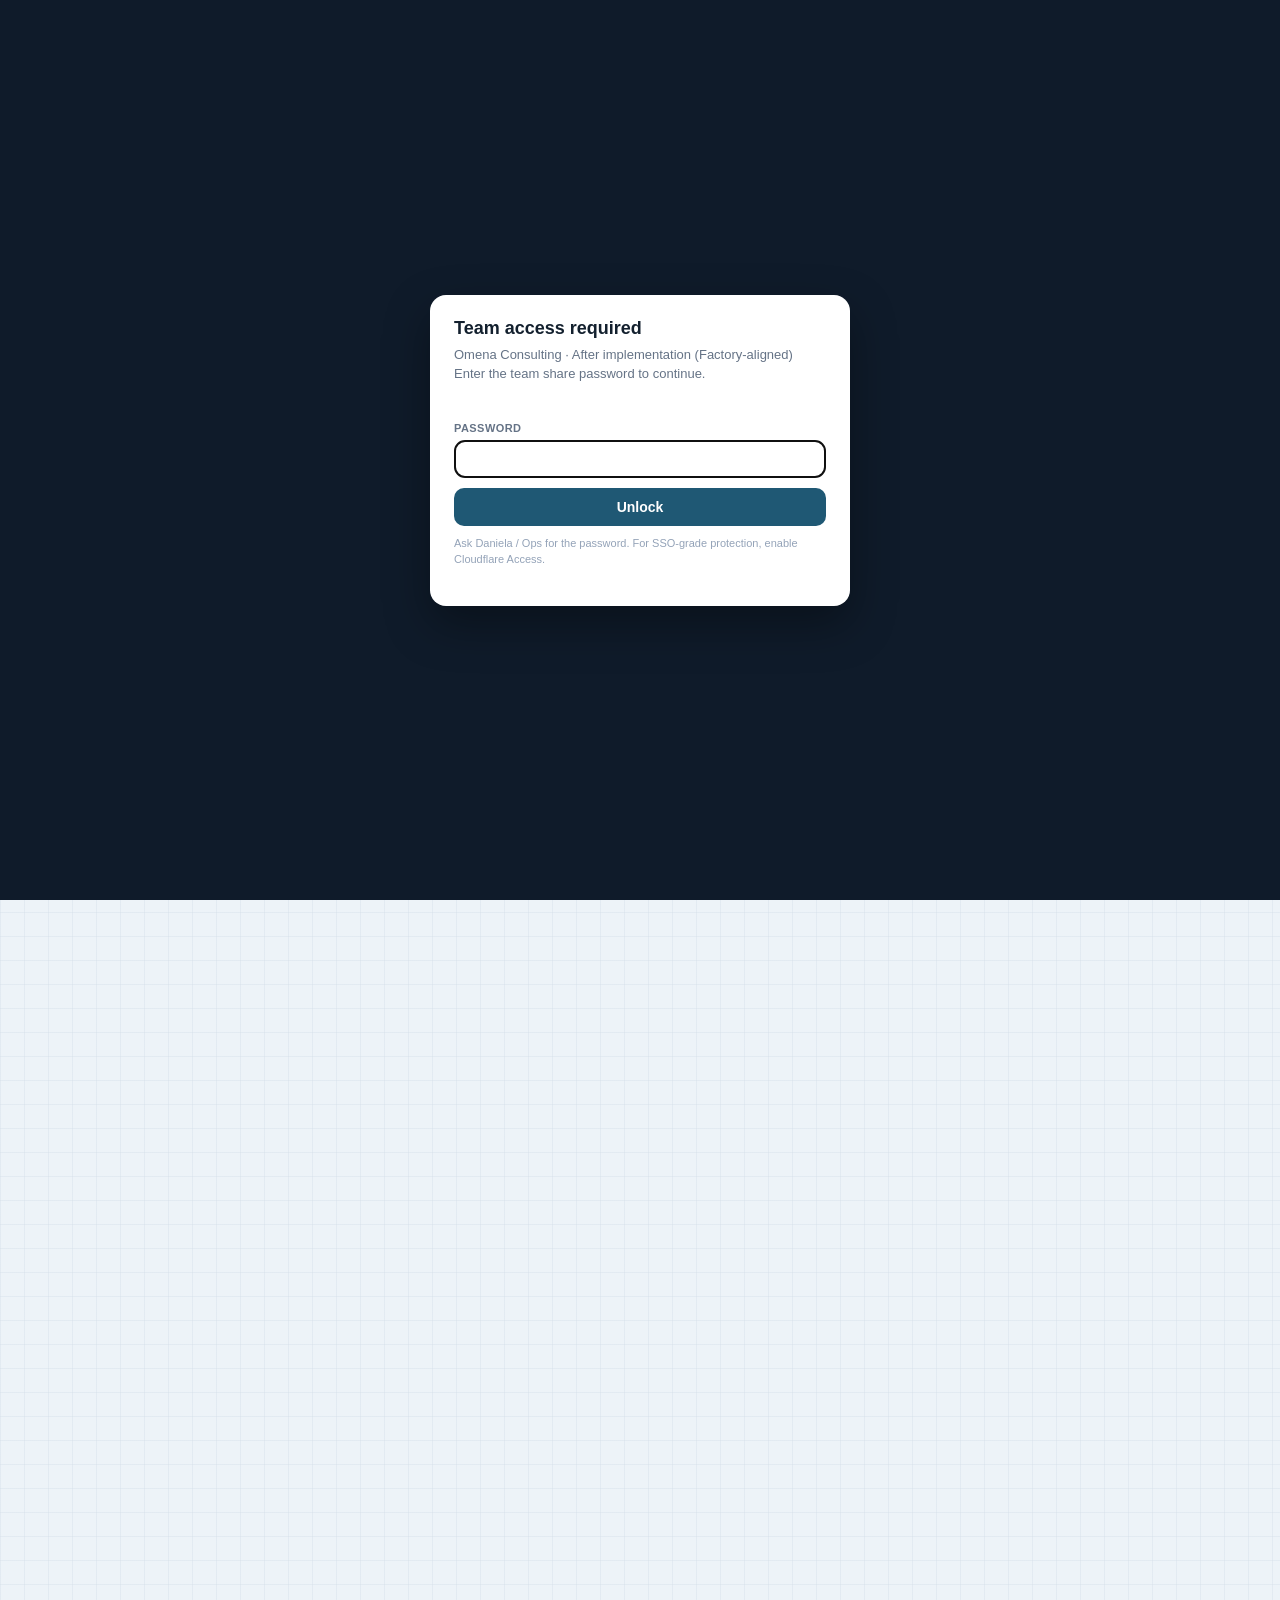
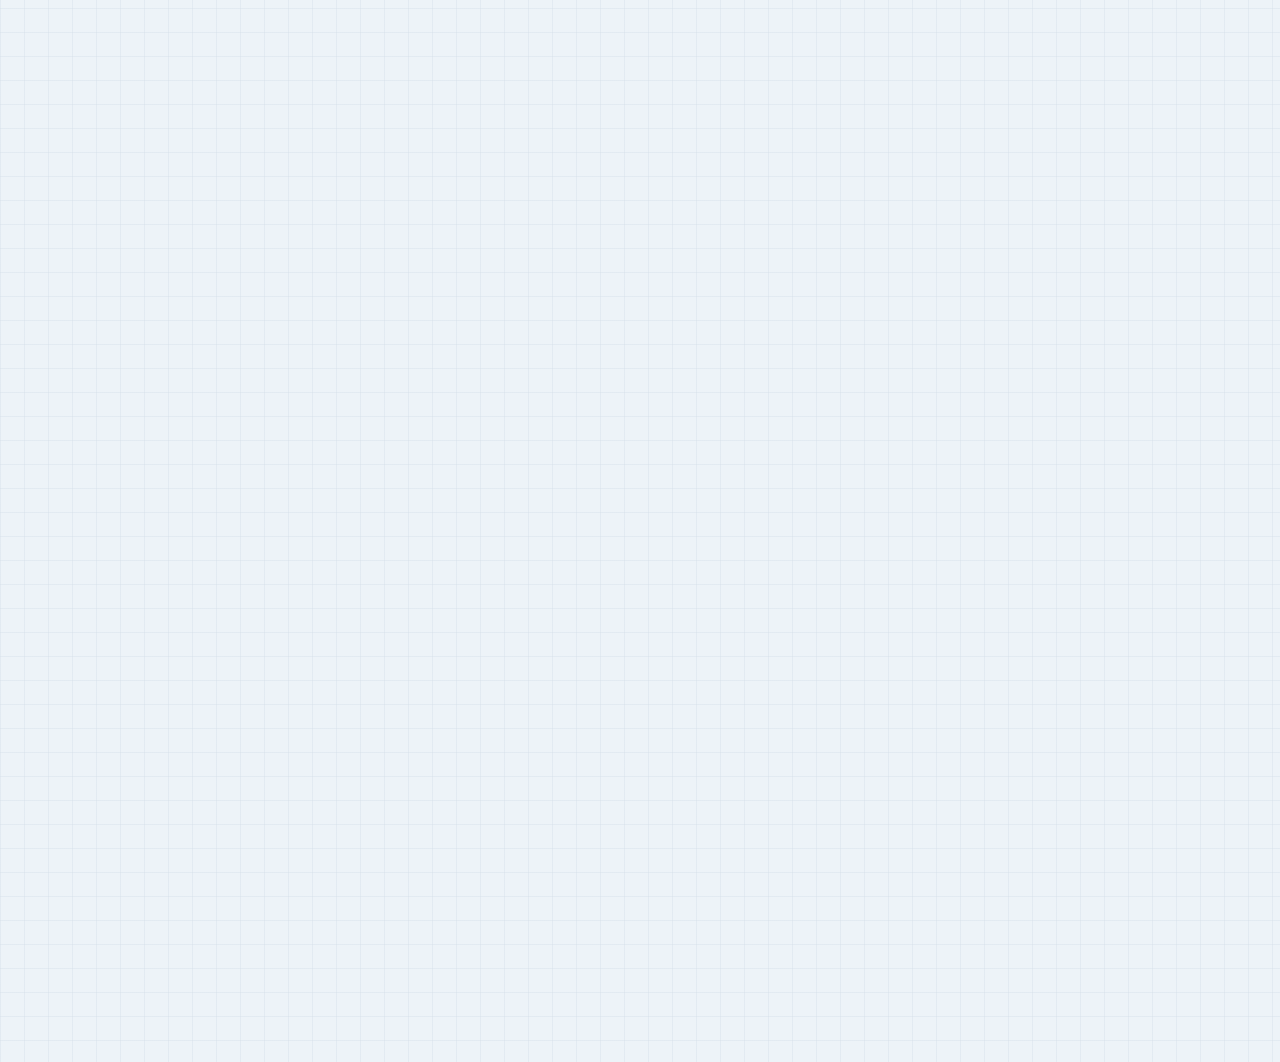
<file: preview-after-factory-alignment.html>
<!DOCTYPE html>
<html lang="en">
<head>
  <meta charset="utf-8" />
  <meta name="viewport" content="width=device-width, initial-scale=1" />
  <meta name="robots" content="noindex, nofollow" />
  <title>Omena Consulting · After implementation (Factory-aligned)</title>
  <script src="access-gate.js"></script>
  <style>
    :root {
      --ink: #13202e; --muted: #657386; --line: #d8e0e8; --line-strong: #c4ced9;
      --canvas: #f4f6f8; --soft: #f0f4f7; --sidebar: #0f1b2a; --sidebar-soft: #16263a;
      --accent: #2f6f8f; --accent-strong: #1f5874; --green: #287a55; --green-soft: #e6f4ed;
      --amber: #b7791f; --amber-soft: #fff4d8; --red: #a21b3f; --red-soft: #fae8ee;
      --blue-soft: #e7f1f6; --shadow: 0 18px 45px rgba(15,27,42,.10); --shadow-soft: 0 10px 26px rgba(15,27,42,.07);
    }
    * { box-sizing: border-box; }
    body {
      margin: 0; font-family: "Segoe UI", Arial, sans-serif; color: var(--ink);
      background: linear-gradient(rgba(214,225,235,.45) 1px, transparent 1px),
        linear-gradient(90deg, rgba(214,225,235,.45) 1px, transparent 1px), #edf3f8;
      background-size: 24px 24px;
    }
    .shell { max-width: 1180px; margin: 0 auto; padding: 28px 16px 72px; }
    .hero, .section-card {
      background: rgba(255,255,255,.96); border: 1px solid var(--line);
      border-radius: 22px; box-shadow: var(--shadow);
    }
    .hero { padding: 28px 30px; margin-bottom: 18px; }
    .eyebrow {
      display: inline-flex; padding: 7px 12px; border-radius: 999px; background: #e8f4fa;
      color: var(--accent-strong); font-weight: 800; font-size: 12px; letter-spacing: .08em; text-transform: uppercase;
    }
    h1 { font-size: clamp(26px, 4vw, 38px); line-height: 1.08; margin: 16px 0 10px; }
    h2 { font-size: 20px; margin: 0 0 8px; }
    p { color: var(--muted); line-height: 1.55; margin: 0 0 10px; }
    .lede { font-size: 17px; color: var(--ink); }
    .preview-banner {
      margin-top: 14px; padding: 12px 14px; border-radius: 14px; background: var(--green-soft);
      border: 1px solid #9dceb5; color: #1f5c3a; font-size: 13px; font-weight: 700;
    }
    .actions { display: flex; flex-wrap: wrap; gap: 10px; margin-top: 16px; }
    .btn {
      display: inline-flex; padding: 10px 14px; border-radius: 12px; border: 1px solid var(--line);
      background: white; color: var(--ink); text-decoration: none; font-weight: 700; font-size: 13px;
    }
    .btn.primary { background: var(--accent-strong); border-color: var(--accent-strong); color: white; }
    .toc { display: flex; flex-wrap: wrap; gap: 8px; margin: 14px 0 0; }
    .toc a {
      text-decoration: none; font-size: 12px; font-weight: 800; padding: 7px 11px; border-radius: 999px;
      border: 1px solid var(--line); background: white; color: var(--accent-strong);
    }
    .section-card { padding: 22px; margin-bottom: 18px; }
    .section-card.blue { border-top: 5px solid var(--accent-strong); }
    .section-card.green { border-top: 5px solid var(--green); }
    .section-card.amber { border-top: 5px solid var(--amber); }
    .section-head { display: flex; flex-wrap: wrap; justify-content: space-between; gap: 10px; margin-bottom: 14px; }
    .pill {
      display: inline-flex; padding: 5px 10px; border-radius: 999px; font-weight: 800; font-size: 11px;
      background: #dff0f8; color: var(--accent-strong); margin: 0 4px 4px 0;
    }
    .pill.green { background: var(--green-soft); color: var(--green); }
    .note-inline { font-size: 13px; color: var(--muted); margin: 0; }
    .ui-frame {
      border: 1px solid var(--line-strong); border-radius: 16px; overflow: hidden;
      background: var(--canvas); box-shadow: var(--shadow-soft);
    }
    .ui-chrome {
      display: flex; align-items: center; gap: 6px; padding: 8px 12px;
      background: #e8eef3; border-bottom: 1px solid var(--line);
    }
    .dot { width: 8px; height: 8px; border-radius: 50%; background: #c4ced9; }
    .ui-chrome span { font-size: 11px; color: var(--muted); font-weight: 600; margin-left: 6px; }
    .ui-app { display: grid; grid-template-columns: 128px 1fr; min-height: 360px; }
    .ui-side {
      background: linear-gradient(180deg, var(--sidebar), var(--sidebar-soft));
      color: #e8eef5; padding: 14px 10px; font-size: 11px;
    }
    .ui-brand { display: flex; align-items: center; gap: 8px; margin-bottom: 14px; font-weight: 800; font-size: 12px; }
    .ui-mark {
      width: 22px; height: 22px; border-radius: 6px; background: linear-gradient(135deg, #0b1220, #2f6f8f);
      display: grid; place-items: center; font-size: 9px; color: white;
    }
    .ui-nav { display: grid; gap: 4px; }
    .ui-nav div { padding: 6px 8px; border-radius: 8px; color: rgba(255,255,255,.62); font-weight: 600; }
    .ui-nav .active { background: rgba(255,255,255,.12); color: white; }
    .ui-nav .group { margin-top: 8px; padding: 4px 8px; font-size: 9px; letter-spacing: .06em; text-transform: uppercase; color: rgba(255,255,255,.4); }
    .ui-main { padding: 14px; background: var(--canvas); }
    .ui-kicker { font-size: 11px; font-weight: 800; letter-spacing: .06em; text-transform: uppercase; color: var(--accent-strong); margin-bottom: 4px; }
    .ui-main h4 { margin: 0 0 4px; font-size: 16px; }
    .ui-sub { font-size: 12px; color: var(--muted); margin: 0 0 12px; }
    .scope-bar {
      display: flex; flex-wrap: wrap; gap: 8px; align-items: center; padding: 8px 10px; border-radius: 10px;
      background: white; border: 1px solid var(--line); margin-bottom: 10px; font-size: 11px; font-weight: 700;
    }
    .chip {
      display: inline-flex; align-items: center; gap: 4px; padding: 4px 8px; border-radius: 999px;
      font-size: 11px; font-weight: 700; background: var(--blue-soft); color: var(--accent-strong);
    }
    .chip.green { background: var(--green-soft); color: var(--green); }
    .chip.amber { background: var(--amber-soft); color: #8a5a0a; }
    .chip.red { background: var(--red-soft); color: var(--red); }
    .chip.gray { background: var(--soft); color: var(--muted); }
    .two { display: grid; grid-template-columns: 1.1fr .9fr; gap: 10px; }
    .panel { background: white; border: 1px solid var(--line); border-radius: 12px; padding: 12px; }
    .panel h5 { margin: 0 0 8px; font-size: 13px; }
    .weeks { display: grid; grid-template-columns: repeat(6, 1fr); gap: 5px; margin-bottom: 10px; }
    .week {
      background: var(--soft); border: 1px solid var(--line); border-radius: 8px; padding: 7px 5px;
      text-align: center; font-size: 10px; font-weight: 700;
    }
    .week strong { display: block; font-size: 11px; margin-bottom: 2px; }
    .week.done { background: var(--green-soft); border-color: #9dceb5; color: var(--green); }
    .week.gate { outline: 2px solid rgba(47,111,143,.35); background: var(--blue-soft); color: var(--accent-strong); }
    .week.now { background: var(--amber-soft); border-color: #e6c985; color: #8a5a0a; }
    .check-row {
      display: grid; grid-template-columns: 16px 1fr auto; gap: 8px; align-items: start;
      padding: 6px 0; border-top: 1px solid var(--soft); font-size: 12px;
    }
    .check-row:first-of-type { border-top: 0; }
    .check-box {
      width: 14px; height: 14px; border-radius: 4px; border: 1.5px solid var(--line-strong);
      margin-top: 2px; background: white;
    }
    .check-box.on { background: var(--green); border-color: var(--green); }
    .check-box.warn { background: var(--amber); border-color: var(--amber); }
    .owners {
      display: grid; grid-template-columns: 1fr 1fr; gap: 8px; margin-bottom: 10px;
    }
    .owner-card {
      border: 1px solid var(--line); border-radius: 10px; padding: 10px; background: var(--soft); font-size: 12px;
    }
    .owner-card.active { background: var(--blue-soft); border-color: #b7d3e2; }
    .owner-card strong { display: block; font-size: 12px; margin-bottom: 4px; }
    .owner-card small { color: var(--muted); }
    .kit-grid { display: grid; grid-template-columns: repeat(3, 1fr); gap: 8px; }
    .kit {
      border: 1px solid var(--line); border-radius: 10px; padding: 10px; background: white; font-size: 11px;
    }
    .kit strong { display: block; margin-bottom: 4px; font-size: 12px; }
    .kit.ok { background: var(--green-soft); border-color: #9dceb5; }
    .kit.warn { background: var(--amber-soft); border-color: #e6c985; }
    .journey { display: grid; gap: 6px; }
    .journey-row {
      display: grid; grid-template-columns: 28px 1fr auto; gap: 8px; align-items: center;
      background: white; border: 1px solid var(--line); border-radius: 10px; padding: 8px 10px; font-size: 12px;
    }
    .journey-row .num {
      width: 24px; height: 24px; border-radius: 8px; display: grid; place-items: center;
      background: var(--soft); font-weight: 800; font-size: 11px;
    }
    .journey-row.done .num { background: var(--green-soft); color: var(--green); }
    .callout {
      margin-top: 14px; padding: 12px 14px; border-radius: 12px; background: var(--soft);
      border: 1px solid var(--line); font-size: 13px; line-height: 1.5; color: var(--ink);
    }
    .frames { display: grid; grid-template-columns: 1fr; gap: 16px; }
    .form-grid { display: grid; grid-template-columns: 1fr 1fr; gap: 10px; }
    .field label {
      display: block; font-size: 10px; font-weight: 800; color: var(--muted);
      text-transform: uppercase; letter-spacing: .04em; margin-bottom: 4px;
    }
    .control {
      display: flex; align-items: center; justify-content: space-between; padding: 8px 10px;
      border-radius: 10px; border: 1px solid var(--line); background: #f8fafc; font-size: 12px; font-weight: 700;
    }
    .control.open { border-color: var(--accent); background: white; box-shadow: 0 0 0 3px rgba(47,111,143,.12); }
    .footer { text-align: center; color: var(--muted); font-size: 12px; margin-top: 8px; }
    @media (max-width: 900px) {
      .ui-app, .two, .owners, .kit-grid, .weeks, .form-grid { grid-template-columns: 1fr; }
      .ui-side { display: none; }
    }
  </style>
</head>
<body>
  <div class="shell">
    <header class="hero">
      <span class="eyebrow">Same app · after factory alignment</span>
      <h1>How it looks after implementation</h1>
      <p class="lede">One dashboard, two layers: weekly operating rhythm (already there) + AI Product Factory cycle (Live PM → 6 weeks → Support PM handover).</p>
      <div class="preview-banner">Concept of the finished state · not live yet · illustrative sample data</div>
      <div class="actions">
        <a class="btn primary" href="proposal-workflow-roles-uiux-approval.html">Open approval pack</a>
        <a class="btn" href="preview-workflow-uiux-revision.html">Earlier Sprint A–B mock</a>
        <a class="btn" href="index.html">Live dashboard today</a>
      </div>
      <nav class="toc">
        <a href="#home">1. Home</a>
        <a href="#factory">2. Factory cycle</a>
        <a href="#handover">3. Handover</a>
        <a href="#roles">4. Roles in forms</a>
      </nav>
    </header>

    <section class="section-card blue" id="home">
      <div class="section-head">
        <div>
          <h2>1. Home — weekly close + factory status in one place</h2>
          <p class="note-inline">Reporting week stays the operating rhythm. Factory products in flight show cycle week and owner (Live vs Support).</p>
        </div>
        <span class="pill">After build</span>
      </div>
      <div class="ui-frame">
        <div class="ui-chrome"><span class="dot"></span><span class="dot"></span><span class="dot"></span><span>This Week · Weekly operating cockpit</span></div>
        <div class="ui-app">
          <aside class="ui-side">
            <div class="ui-brand"><div class="ui-mark">OC</div>Omena</div>
            <div class="ui-nav">
              <div class="active">This Week</div>
              <div>My Dashboard</div>
              <div class="group">Portfolio</div>
              <div>Portfolio</div>
              <div>Factory cycles</div>
              <div>Governance</div>
              <div class="group">Admin</div>
              <div>Administration</div>
            </div>
          </aside>
          <div class="ui-main">
            <div class="scope-bar">
              <span class="chip">Reporting week: 17 Aug</span>
              <span class="chip gray">All products</span>
              <span class="chip green">Synced · 189 reports</span>
            </div>
            <div class="two">
              <div class="panel">
                <h5>Week Close · reporting week</h5>
                <div class="check-row"><span class="check-box on"></span><span>Reports submitted</span><span class="chip green">42/42</span></div>
                <div class="check-row"><span class="check-box on"></span><span>Quality clear</span><span class="chip green">0 gaps</span></div>
                <div class="check-row"><span class="check-box warn"></span><span>Critical decisions</span><span class="chip amber">1 open</span></div>
                <div class="check-row"><span class="check-box"></span><span>Actions assigned</span><span class="chip gray">Pending</span></div>
                <div class="check-row"><span class="check-box"></span><span>Feedback sent / deferred</span><span class="chip gray">Not sent</span></div>
              </div>
              <div class="panel">
                <h5>Factory in flight</h5>
                <div class="check-row"><span class="check-box"></span><span><strong>Checkout Hub</strong><br><small>Live PM · Week 5 · Gate due</small></span><span class="chip amber">Validate</span></div>
                <div class="check-row"><span class="check-box on"></span><span><strong>SPLM</strong><br><small>Support PM · Live ops</small></span><span class="chip green">Released</span></div>
                <div class="check-row"><span class="check-box"></span><span><strong>LMS LearnForge</strong><br><small>Live PM · Week 2 · MSP</small></span><span class="chip">Assess</span></div>
              </div>
            </div>
            <div class="journey" style="margin-top:10px">
              <div class="journey-row done"><span class="num">01</span><span><strong>Prepare</strong><small> Report owners · Done</small></span><span class="chip green">Done</span></div>
              <div class="journey-row done"><span class="num">05</span><span><strong>Factory gate</strong><small> Checkout Hub Week 5 evidence</small></span><span class="chip amber">Due</span></div>
            </div>
          </div>
        </div>
      </div>
      <div class="callout"><strong>After:</strong> Opening Home answers both “is this reporting week closed?” and “which factory products need a gate or handover?”</div>
    </section>

    <section class="section-card green" id="factory">
      <div class="section-head">
        <div>
          <h2>2. Factory cycle — six weeks after V0</h2>
          <p class="note-inline">Matches the Quick Handbook: clock starts at formal V0 handover; gates at end of Weeks 1, 3, 5, 6.</p>
        </div>
        <span class="pill green">Aligned to handbook</span>
      </div>
      <div class="ui-frame">
        <div class="ui-chrome"><span class="dot"></span><span class="dot"></span><span class="dot"></span><span>Factory cycles · Checkout Hub</span></div>
        <div class="ui-main">
          <div class="owners">
            <div class="owner-card active">
              <strong>Live PM (Builder) · Reza</strong>
              <small>Accountable through release + handover. Owns Weeks 1–6 delivery.</small>
            </div>
            <div class="owner-card">
              <strong>Support PM · Daniela</strong>
              <small>Receiving owner. Accepts handover; then owns portfolio, support, training, sustaining.</small>
            </div>
          </div>
          <div class="weeks">
            <div class="week done"><strong>W1</strong>Discover / baseline<span class="chip green" style="margin-top:4px">Gate</span></div>
            <div class="week done"><strong>W2</strong>Assess / MSP</div>
            <div class="week done"><strong>W3</strong>TO-BE / backlog<span class="chip green" style="margin-top:4px">Gate</span></div>
            <div class="week done"><strong>W4</strong>Implement</div>
            <div class="week now gate"><strong>W5</strong>Validate / enablement<span class="chip amber" style="margin-top:4px">Gate now</span></div>
            <div class="week"><strong>W6</strong>Release / handover<span class="chip gray" style="margin-top:4px">Gate</span></div>
          </div>
          <div class="panel">
            <h5>Week 5 gate evidence (required)</h5>
            <div class="check-row"><span class="check-box on"></span><span>QA / regression evidence</span><span class="chip green">Validated</span></div>
            <div class="check-row"><span class="check-box warn"></span><span>Support PM rehearsal / reverse demo ready</span><span class="chip amber">Partial</span></div>
            <div class="check-row"><span class="check-box"></span><span>Limitations &amp; release decisions documented</span><span class="chip gray">Missing</span></div>
          </div>
        </div>
      </div>
      <div class="callout"><strong>After:</strong> Product page shows factory progress like a delivery runway — not only weekly status cards.</div>
    </section>

    <section class="section-card amber" id="handover">
      <div class="section-head">
        <div>
          <h2>3. Release handover — Support PM acceptance</h2>
          <p class="note-inline">Ownership transfers only after acceptance. Live PM then moves to the next project.</p>
        </div>
        <span class="pill">Handbook kits</span>
      </div>
      <div class="ui-frame">
        <div class="ui-chrome"><span class="dot"></span><span class="dot"></span><span class="dot"></span><span>Handover · Checkout Hub · Week 6</span></div>
        <div class="ui-main">
          <div class="kit-grid">
            <div class="kit ok">
              <strong>Launch Kit</strong>
              Use cases · approved demo · FAQ · limitations
              <div style="margin-top:6px"><span class="chip green">Complete</span></div>
            </div>
            <div class="kit warn">
              <strong>Run Kit</strong>
              Ops instructions · rollback · monitoring · escalation
              <div style="margin-top:6px"><span class="chip amber">1 missing</span></div>
            </div>
            <div class="kit">
              <strong>Live Product Kit</strong>
              Guides · release notes · known issues · backlog
              <div style="margin-top:6px"><span class="chip gray">In progress</span></div>
            </div>
          </div>
          <div class="panel" style="margin-top:10px">
            <h5>Acceptance checklist (Support PM)</h5>
            <div class="check-row"><span class="check-box on"></span><span>QA and regression meet release criteria</span><span class="chip green">OK</span></div>
            <div class="check-row"><span class="check-box on"></span><span>Support PM ran reverse demo independently</span><span class="chip green">OK</span></div>
            <div class="check-row"><span class="check-box warn"></span><span>All three kits transferred + access works</span><span class="chip amber">Blocked</span></div>
            <div class="check-row"><span class="check-box"></span><span>Accepting Support PM + effective date recorded</span><span class="chip gray">Waiting</span></div>
            <div style="margin-top:12px;display:flex;gap:8px;flex-wrap:wrap">
              <span class="btn" style="opacity:.45">Accept handover (disabled)</span>
              <span class="btn primary">Open Run Kit gaps</span>
            </div>
          </div>
        </div>
      </div>
      <div class="callout"><strong>After:</strong> “Approve release” is not a free click — Support PM acceptance + kits gate the ownership transfer (as in the PPT).</div>
    </section>

    <section class="section-card blue" id="roles">
      <div class="section-head">
        <div>
          <h2>4. Forms — roles match the handbook</h2>
          <p class="note-inline">Access profiles stay Viewer / Editor / Ops Manager. Functional ownership uses Live PM and Support PM.</p>
        </div>
        <span class="pill green">Roles fixed</span>
      </div>
      <div class="frames">
        <div class="ui-frame">
          <div class="ui-chrome"><span class="dot"></span><span class="dot"></span><span class="dot"></span><span>Weekly update · Functional ownership</span></div>
          <div class="ui-main">
            <div class="form-grid">
              <div class="field">
                <label>Access profile (you)</label>
                <div class="control">Reporting Editor</div>
              </div>
              <div class="field">
                <label>Functional responsibility</label>
                <div class="control open">Live PM (Builder) <span>▾</span></div>
              </div>
              <div class="field">
                <label>Product ownership stage</label>
                <div class="control">In delivery (pre-handover)</div>
              </div>
              <div class="field">
                <label>Contributing discipline (optional)</label>
                <div class="control">UI/UX <span>▾</span></div>
              </div>
            </div>
            <div class="panel" style="margin-top:12px">
              <h5>Dropdown options after implementation</h5>
              <div style="display:flex;flex-wrap:wrap;gap:6px;margin-top:6px">
                <span class="chip">Live PM (Builder)</span>
                <span class="chip green">Support PM</span>
                <span class="chip gray">UI/UX (contributor)</span>
                <span class="chip gray">Training work → Support PM owned</span>
              </div>
              <p class="ui-sub" style="margin-top:10px;margin-bottom:0">Training is no longer a peer owner role. Enablement sits under Support PM after release, matching the handbook.</p>
            </div>
          </div>
        </div>
      </div>
      <div class="callout"><strong>Bottom line:</strong> Same application shell, clearer ownership. Weekly status continues; factory cycle + handover become first-class screens — not a second product.</div>
    </section>

    <p class="footer">Post-implementation concept · aligned to AI Product Factory Quick Handbook v1.1 + Operating Model deck · 9 Oct 2026</p>
  </div>
</body>
</html>
</file>
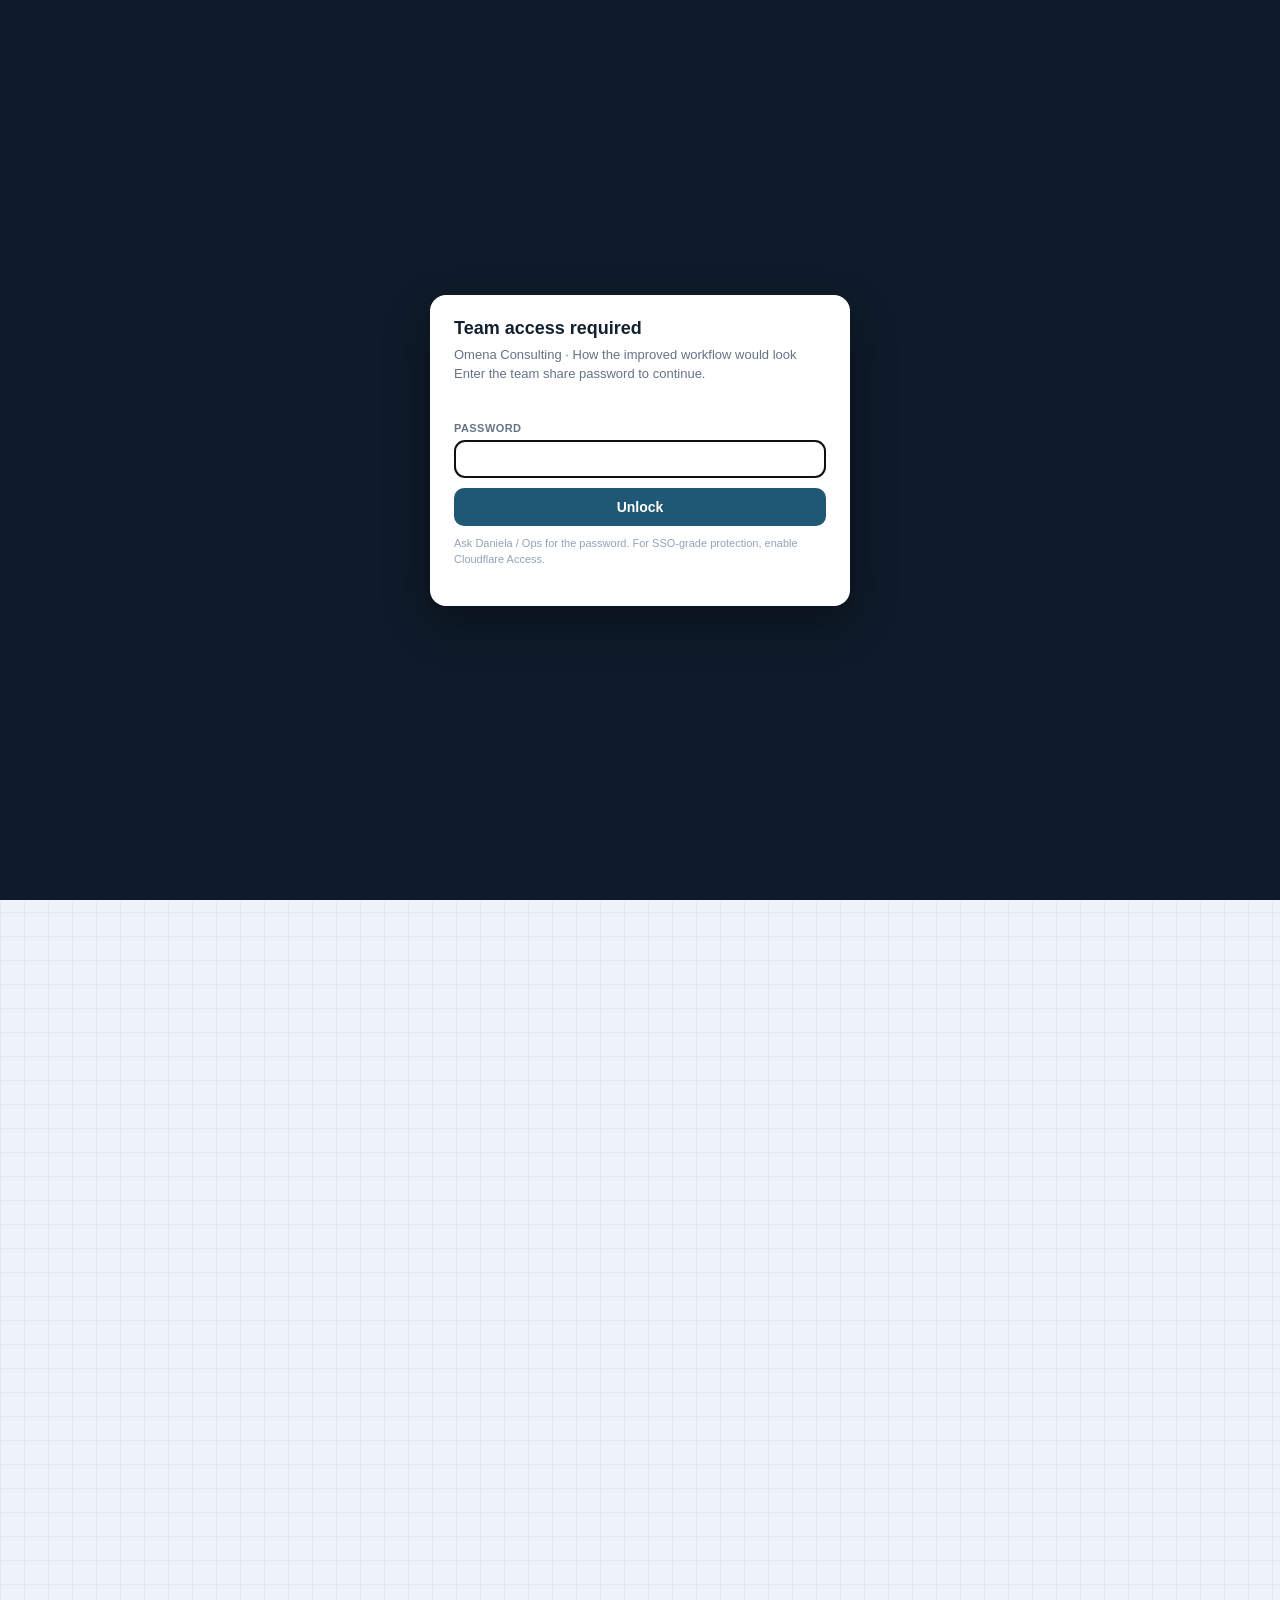
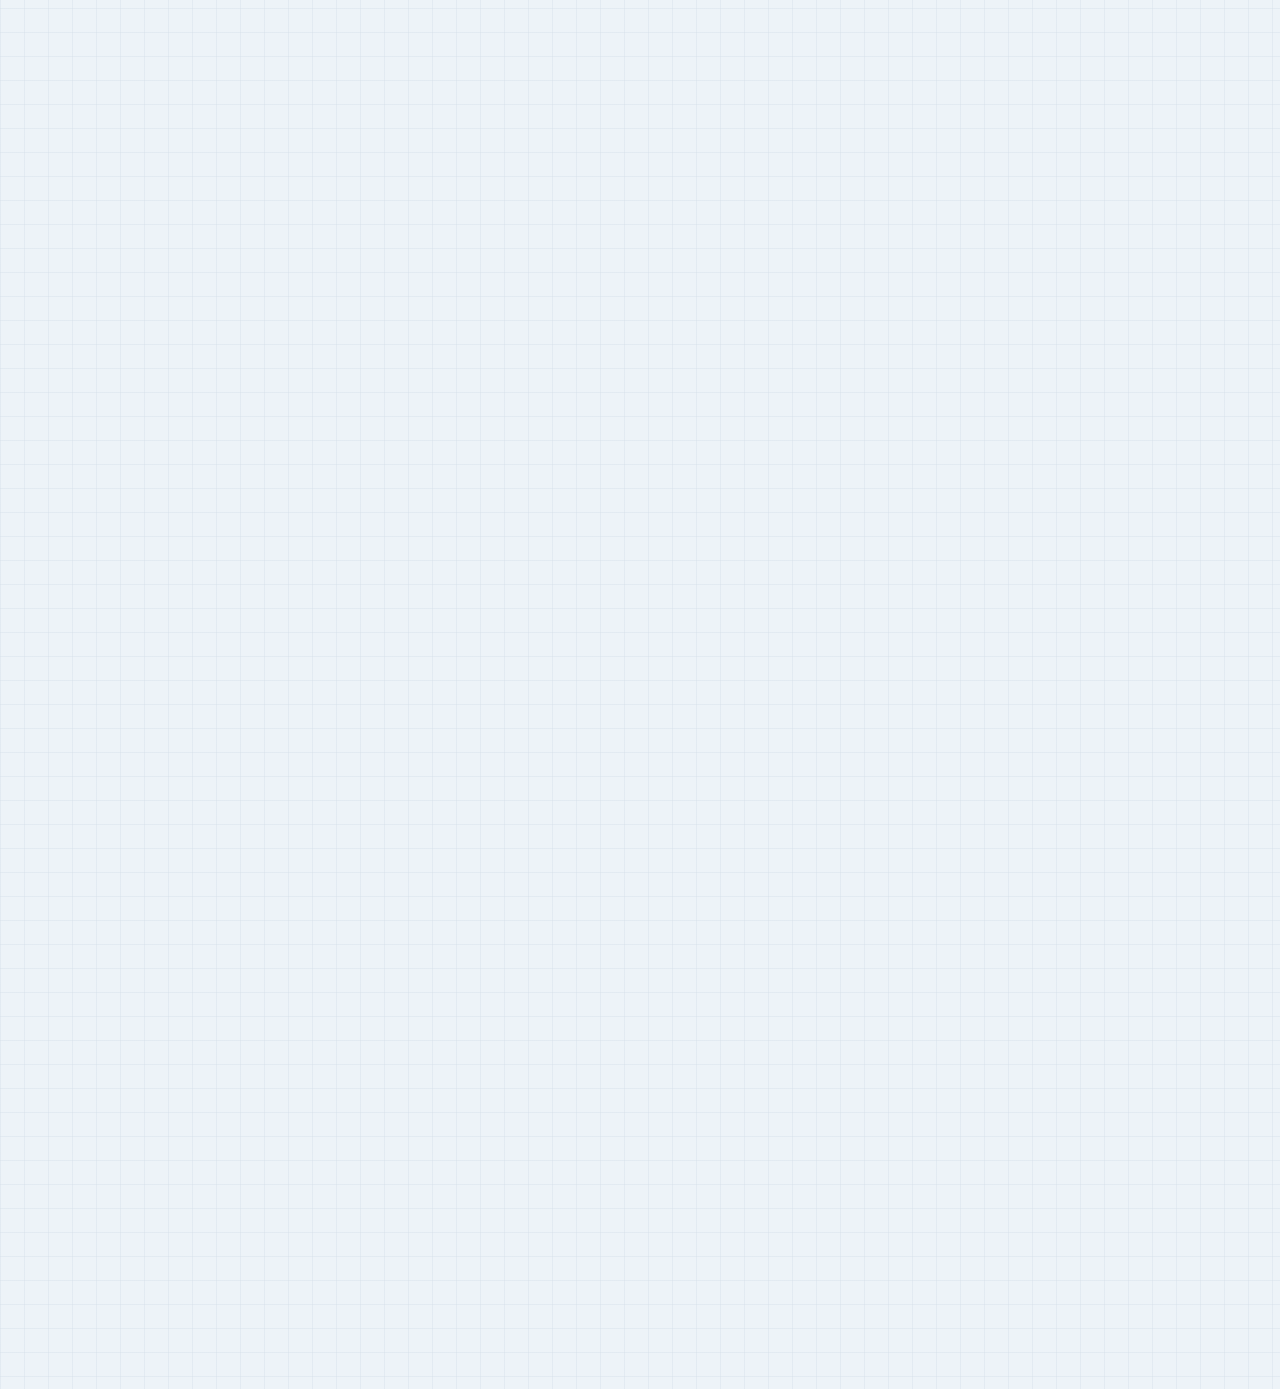
<file: preview-workflow-uiux-revision.html>
<!DOCTYPE html>
<html lang="en">
<head>
  <meta charset="utf-8" />
  <meta name="viewport" content="width=device-width, initial-scale=1" />
  <meta name="robots" content="noindex, nofollow" />
  <title>Omena Consulting · How the improved workflow would look</title>
  <script src="access-gate.js"></script>
  <style>
    :root {
      --ink: #13202e;
      --muted: #657386;
      --line: #d8e0e8;
      --line-strong: #c4ced9;
      --panel: #ffffff;
      --canvas: #f4f6f8;
      --soft: #f0f4f7;
      --sidebar: #0f1b2a;
      --sidebar-soft: #16263a;
      --accent: #2f6f8f;
      --accent-strong: #1f5874;
      --green: #287a55;
      --green-soft: #e6f4ed;
      --amber: #b7791f;
      --amber-soft: #fff4d8;
      --red: #a21b3f;
      --red-soft: #fae8ee;
      --blue-soft: #e7f1f6;
      --shadow: 0 18px 45px rgba(15, 27, 42, 0.10);
      --shadow-soft: 0 10px 26px rgba(15, 27, 42, 0.07);
    }
    * { box-sizing: border-box; }
    body {
      margin: 0;
      font-family: "Segoe UI", Arial, sans-serif;
      color: var(--ink);
      background:
        linear-gradient(rgba(214, 225, 235, 0.45) 1px, transparent 1px),
        linear-gradient(90deg, rgba(214, 225, 235, 0.45) 1px, transparent 1px),
        #edf3f8;
      background-size: 24px 24px;
    }
    .shell { max-width: 1180px; margin: 0 auto; padding: 28px 16px 72px; }
    .hero, .section-card {
      background: rgba(255, 255, 255, 0.96);
      border: 1px solid var(--line);
      border-radius: 22px;
      box-shadow: var(--shadow);
    }
    .hero { padding: 28px 30px; margin-bottom: 18px; }
    .eyebrow {
      display: inline-flex; padding: 7px 12px; border-radius: 999px;
      background: #e8f4fa; color: var(--accent-strong);
      font-weight: 800; font-size: 12px; letter-spacing: .08em; text-transform: uppercase;
    }
    h1 { font-size: clamp(26px, 4vw, 40px); line-height: 1.08; margin: 16px 0 10px; }
    h2 { font-size: 20px; margin: 0 0 8px; }
    h3 { font-size: 15px; margin: 0 0 6px; }
    p { color: var(--muted); line-height: 1.55; margin: 0 0 10px; }
    .lede { font-size: 17px; color: var(--ink); line-height: 1.45; }
    .preview-banner {
      display: flex; flex-wrap: wrap; gap: 10px; align-items: center;
      margin-top: 14px; padding: 12px 14px; border-radius: 14px;
      background: var(--amber-soft); border: 1px solid #e6c985;
      color: #8a5a0a; font-size: 13px; font-weight: 700;
    }
    .preview-banner span { font-weight: 600; }
    .actions { display: flex; flex-wrap: wrap; gap: 10px; margin-top: 16px; }
    .btn {
      display: inline-flex; align-items: center; justify-content: center;
      padding: 10px 14px; border-radius: 12px; border: 1px solid var(--line);
      background: white; color: var(--ink); text-decoration: none; font-weight: 700; font-size: 13px;
    }
    .btn.primary { background: var(--accent-strong); border-color: var(--accent-strong); color: white; }
    .toc { display: flex; flex-wrap: wrap; gap: 8px; margin: 14px 0 0; }
    .toc a {
      text-decoration: none; font-size: 12px; font-weight: 800;
      padding: 7px 11px; border-radius: 999px; border: 1px solid var(--line);
      background: white; color: var(--accent-strong);
    }
    .section-card { padding: 22px 22px 24px; margin-bottom: 18px; }
    .section-card.blue { border-top: 5px solid var(--accent-strong); }
    .section-card.green { border-top: 5px solid var(--green); }
    .section-card.amber { border-top: 5px solid var(--amber); }
    .section-head {
      display: flex; flex-wrap: wrap; justify-content: space-between; gap: 10px;
      align-items: flex-start; margin-bottom: 14px;
    }
    .pill {
      display: inline-flex; padding: 5px 10px; border-radius: 999px;
      font-weight: 800; font-size: 11px; margin: 0 4px 4px 0;
      background: #edf4f8; color: #245c78;
    }
    .pill.green { background: var(--green-soft); color: var(--green); }
    .pill.amber { background: var(--amber-soft); color: #8a5a0a; }
    .pill.proposed { background: #dff0f8; color: var(--accent-strong); outline: 2px solid rgba(47,111,143,.25); }
    .frames { display: grid; grid-template-columns: 1fr 1fr; gap: 16px; }
    .frames.stack { grid-template-columns: 1fr; }
    .frame-label {
      display: flex; align-items: center; justify-content: space-between; gap: 8px;
      margin-bottom: 8px; font-size: 12px; font-weight: 800; color: var(--muted);
      text-transform: uppercase; letter-spacing: .04em;
    }
    .frame-label .tag {
      font-size: 11px; padding: 3px 8px; border-radius: 999px;
      background: var(--green-soft); color: var(--green); text-transform: none; letter-spacing: 0;
    }
    .frame-label .tag.before { background: var(--red-soft); color: var(--red); }
    .frame-label .tag.after { background: var(--blue-soft); color: var(--accent-strong); }
    .ui-frame {
      border: 1px solid var(--line-strong); border-radius: 16px; overflow: hidden;
      background: var(--canvas); box-shadow: var(--shadow-soft);
    }
    .ui-chrome {
      display: flex; align-items: center; gap: 6px;
      padding: 8px 12px; background: #e8eef3; border-bottom: 1px solid var(--line);
    }
    .dot { width: 8px; height: 8px; border-radius: 50%; background: #c4ced9; }
    .ui-chrome span { font-size: 11px; color: var(--muted); font-weight: 600; margin-left: 6px; }
    .ui-app { display: grid; grid-template-columns: 118px 1fr; min-height: 320px; }
    .ui-side {
      background: linear-gradient(180deg, var(--sidebar), var(--sidebar-soft));
      color: #e8eef5; padding: 14px 10px; font-size: 11px;
    }
    .ui-brand { display: flex; align-items: center; gap: 8px; margin-bottom: 14px; font-weight: 800; font-size: 12px; }
    .ui-mark {
      width: 22px; height: 22px; border-radius: 6px;
      background: linear-gradient(135deg, #0b1220, #2f6f8f);
      display: grid; place-items: center; font-size: 9px; color: white;
    }
    .ui-nav { display: grid; gap: 4px; }
    .ui-nav div { padding: 6px 8px; border-radius: 8px; color: rgba(255,255,255,.62); font-weight: 600; }
    .ui-nav .active { background: rgba(255,255,255,.12); color: white; }
    .ui-main { padding: 14px; background: var(--canvas); }
    .ui-kicker {
      font-size: 11px; font-weight: 800; letter-spacing: .06em; text-transform: uppercase;
      color: var(--accent-strong); margin-bottom: 4px;
    }
    .ui-main h4 { margin: 0 0 4px; font-size: 16px; }
    .ui-sub { font-size: 12px; color: var(--muted); margin: 0 0 12px; }
    .scope-bar {
      display: flex; flex-wrap: wrap; gap: 8px; align-items: center;
      padding: 8px 10px; border-radius: 10px; background: white; border: 1px solid var(--line);
      margin-bottom: 10px; font-size: 11px; font-weight: 700;
    }
    .chip {
      display: inline-flex; align-items: center; gap: 4px;
      padding: 4px 8px; border-radius: 999px; font-size: 11px; font-weight: 700;
      background: var(--blue-soft); color: var(--accent-strong);
    }
    .chip.green { background: var(--green-soft); color: var(--green); }
    .chip.amber { background: var(--amber-soft); color: #8a5a0a; }
    .chip.red { background: var(--red-soft); color: var(--red); }
    .chip.gray { background: var(--soft); color: var(--muted); }
    .week-close {
      background: white; border: 1px solid var(--line); border-radius: 12px; padding: 12px; margin-bottom: 10px;
    }
    .week-close header {
      display: flex; justify-content: space-between; gap: 8px; align-items: center; margin-bottom: 10px;
    }
    .week-close header strong { font-size: 13px; }
    .check-row {
      display: grid; grid-template-columns: 18px 1fr auto; gap: 8px; align-items: start;
      padding: 7px 0; border-top: 1px solid var(--soft); font-size: 12px;
    }
    .check-row:first-of-type { border-top: 0; }
    .check-box {
      width: 14px; height: 14px; border-radius: 4px; border: 1.5px solid var(--line-strong);
      margin-top: 2px; background: white;
    }
    .check-box.on { background: var(--green); border-color: var(--green); }
    .check-box.warn { background: var(--amber); border-color: var(--amber); }
    .journey {
      display: grid; gap: 6px;
    }
    .journey-row {
      display: grid; grid-template-columns: 28px 1fr auto; gap: 8px; align-items: center;
      background: white; border: 1px solid var(--line); border-radius: 10px; padding: 8px 10px;
      font-size: 12px;
    }
    .journey-row .num {
      width: 24px; height: 24px; border-radius: 8px; display: grid; place-items: center;
      background: var(--soft); font-weight: 800; font-size: 11px;
    }
    .journey-row.done .num { background: var(--green-soft); color: var(--green); }
    .journey-row.blocked .num { background: var(--amber-soft); color: #8a5a0a; }
    .journey-row strong { display: block; font-size: 12px; }
    .journey-row small { color: var(--muted); font-size: 11px; }
    .form-panel, .gov-panel {
      background: white; border: 1px solid var(--line); border-radius: 12px; padding: 12px;
    }
    .steps { display: flex; flex-wrap: wrap; gap: 6px; margin-bottom: 12px; }
    .step {
      font-size: 10px; font-weight: 700; padding: 5px 8px; border-radius: 8px;
      background: white; border: 1px solid var(--line); color: var(--muted);
    }
    .step.active { background: var(--blue-soft); border-color: #b7d3e2; color: var(--accent-strong); }
    .step.done { background: var(--green-soft); border-color: #9dceb5; color: var(--green); }
    .form-grid { display: grid; grid-template-columns: 1fr 1fr; gap: 10px; }
    .field { min-width: 0; }
    .field.full { grid-column: 1 / -1; }
    .field label {
      display: block; font-size: 10px; font-weight: 800; color: var(--muted);
      text-transform: uppercase; letter-spacing: .04em; margin-bottom: 4px;
    }
    .control {
      display: flex; align-items: center; justify-content: space-between;
      padding: 8px 10px; border-radius: 10px; border: 1px solid var(--line);
      background: #f8fafc; font-size: 12px; font-weight: 700;
    }
    .control.open { border-color: var(--accent); background: white; box-shadow: 0 0 0 3px rgba(47,111,143,.12); }
    .role-pack {
      margin-top: 10px; padding: 10px; border-radius: 10px;
      background: var(--blue-soft); border: 1px dashed #b7d3e2;
    }
    .role-pack strong { display: block; font-size: 11px; margin-bottom: 8px; color: var(--accent-strong); }
    .meeting-strip {
      display: grid; grid-template-columns: repeat(5, 1fr); gap: 6px; margin-bottom: 10px;
    }
    .meeting-step {
      background: white; border: 1px solid var(--line); border-radius: 10px;
      padding: 8px; min-height: 64px; font-size: 11px;
    }
    .meeting-step strong { display: block; font-size: 12px; margin-bottom: 3px; }
    .meeting-step small { color: var(--muted); line-height: 1.35; }
    .meeting-step.done { background: var(--green-soft); border-color: #9dceb5; }
    .meeting-step.on { background: var(--blue-soft); border-color: #b7d3e2; outline: 2px solid rgba(47,111,143,.2); }
    .agenda {
      background: white; border: 1px solid var(--line); border-radius: 12px; padding: 12px;
    }
    .agenda-item {
      display: grid; grid-template-columns: 1fr auto; gap: 8px;
      padding: 8px 0; border-top: 1px solid var(--soft); font-size: 12px;
    }
    .agenda-item:first-child { border-top: 0; padding-top: 0; }
    .readiness {
      display: flex; flex-wrap: wrap; gap: 8px; align-items: center;
      margin-bottom: 10px; padding: 10px; border-radius: 10px;
      background: white; border: 1px solid var(--line);
    }
    .bar {
      flex: 1; min-width: 120px; height: 8px; border-radius: 999px; background: var(--soft); overflow: hidden;
    }
    .bar > span { display: block; height: 100%; width: 71%; background: var(--accent-strong); border-radius: 999px; }
    .artifact {
      display: grid; grid-template-columns: 16px 1fr auto; gap: 8px; align-items: center;
      padding: 7px 0; border-top: 1px solid var(--soft); font-size: 12px;
    }
    .compare { display: grid; grid-template-columns: 1fr 1fr; gap: 10px; margin-top: 12px; }
    .box { border: 1px solid var(--line); border-radius: 12px; padding: 10px; background: white; }
    .box strong { display: block; font-size: 12px; margin-bottom: 8px; }
    .note-inline { font-size: 13px; color: var(--muted); margin: 0; }
    .callout {
      margin-top: 14px; padding: 12px 14px; border-radius: 12px;
      background: var(--soft); border: 1px solid var(--line);
      font-size: 13px; line-height: 1.5; color: var(--ink);
    }
    .footer { text-align: center; color: var(--muted); font-size: 12px; margin-top: 8px; }
    @media (max-width: 900px) {
      .frames, .compare, .form-grid, .meeting-strip { grid-template-columns: 1fr; }
      .ui-app { grid-template-columns: 1fr; }
      .ui-side { display: none; }
    }
  </style>
</head>
<body>
  <div class="shell">
    <header class="hero">
      <span class="eyebrow">Omena Consulting · Proposed look</span>
      <h1>How the improved workflow would look</h1>
      <p class="lede">Visual mock of Sprint A–B: Week Close on Home, role-specific intake, meeting session, and evidence readiness — without changing the brand layout.</p>
      <div class="preview-banner">
        Concept preview · not live yet
        <span>Illustrative sample data. Open the canvas for P0–P2 priorities.</span>
      </div>
      <div class="actions">
        <a class="btn primary" href="index.html">Open live dashboard</a>
        <a class="btn" href="preview-proximas-melhorias.html">Shipped features preview</a>
      </div>
      <nav class="toc" aria-label="Preview sections">
        <a href="#home">1. Home + Week Close</a>
        <a href="#intake">2. Role-specific intake</a>
        <a href="#meeting">3. Meeting session</a>
        <a href="#governance">4. Evidence readiness</a>
      </nav>
    </header>

    <section class="section-card blue" id="home">
      <div class="section-head">
        <div>
          <h2>1. Home — journey tied to the week + Week Close</h2>
          <p class="note-inline">Today: journey jumps to pages. Proposed: bound to Global Week, progress rows, and a checklist that defines “week done.”</p>
        </div>
        <div>
          <span class="pill proposed">P0 · UI/UX</span>
          <span class="pill amber">Process</span>
        </div>
      </div>

      <div class="frames">
        <div class="frame-wrap">
          <div class="frame-label">Today <span class="tag before">Current</span></div>
          <div class="ui-frame">
            <div class="ui-chrome"><span class="dot"></span><span class="dot"></span><span class="dot"></span><span>This Week · Weekly operating cockpit</span></div>
            <div class="ui-app">
              <aside class="ui-side">
                <div class="ui-brand"><div class="ui-mark">OC</div>Omena</div>
                <div class="ui-nav">
                  <div class="active">This Week</div>
                  <div>Portfolio</div>
                  <div>Weekly Updates</div>
                </div>
              </aside>
              <div class="ui-main">
                <div class="ui-kicker">This week</div>
                <h4>Weekly operating cockpit</h4>
                <p class="ui-sub">Jump links only · week not pinned</p>
                <div class="journey">
                  <div class="journey-row"><span class="num">01</span><span><strong>Prepare</strong><small>No updates yet →</small></span><span class="chip amber">0</span></div>
                  <div class="journey-row"><span class="num">02</span><span><strong>Validate</strong><small>Review updates →</small></span><span class="chip gray">0</span></div>
                  <div class="journey-row"><span class="num">03</span><span><strong>Review</strong><small>Open risks →</small></span><span class="chip gray">—</span></div>
                </div>
              </div>
            </div>
          </div>
        </div>

        <div class="frame-wrap">
          <div class="frame-label">Proposed <span class="tag after">After Sprint A</span></div>
          <div class="ui-frame">
            <div class="ui-chrome"><span class="dot"></span><span class="dot"></span><span class="dot"></span><span>This Week · Week of 17 Aug 2026</span></div>
            <div class="ui-app">
              <aside class="ui-side">
                <div class="ui-brand"><div class="ui-mark">OC</div>Omena</div>
                <div class="ui-nav">
                  <div class="active">This Week</div>
                  <div>Portfolio</div>
                  <div>Weekly Updates</div>
                </div>
              </aside>
              <div class="ui-main">
                <div class="scope-bar">
                  <span class="chip">Week: 17 Aug</span>
                  <span class="chip gray">All products</span>
                  <span class="chip gray">All owners</span>
                  <span class="chip green">Synced · 189 reports</span>
                </div>
                <div class="week-close">
                  <header>
                    <strong>Week Close · 17 Aug</strong>
                    <span class="chip amber">3 of 5 done</span>
                  </header>
                  <div class="check-row"><span class="check-box on"></span><span>Reports submitted for owners in scope</span><span class="chip green">42/42</span></div>
                  <div class="check-row"><span class="check-box on"></span><span>Quality gaps fixed or waived</span><span class="chip green">0 open</span></div>
                  <div class="check-row"><span class="check-box warn"></span><span>Critical decisions closed</span><span class="chip amber">2 open</span></div>
                  <div class="check-row"><span class="check-box"></span><span>Actions assigned with owner + due</span><span class="chip gray">Pending</span></div>
                  <div class="check-row"><span class="check-box"></span><span>Feedback sent or deferred</span><span class="chip gray">Not sent</span></div>
                </div>
                <div class="journey">
                  <div class="journey-row done"><span class="num">01</span><span><strong>Prepare</strong><small>Done · 42 updates</small></span><span class="chip green">Done</span></div>
                  <div class="journey-row done"><span class="num">02</span><span><strong>Validate</strong><small>Done · quality clear</small></span><span class="chip green">Done</span></div>
                  <div class="journey-row blocked"><span class="num">03</span><span><strong>Decide</strong><small>Next: close 2 gates</small></span><span class="chip amber">Blocked</span></div>
                </div>
              </div>
            </div>
          </div>
        </div>
      </div>
      <div class="callout"><strong>Feel:</strong> Opening Home answers “what is left to close this week?” instead of a list of zeroed jump cards.</div>
    </section>

    <section class="section-card green" id="intake">
      <div class="section-head">
        <div>
          <h2>2. Intake — fields swap after functional role</h2>
          <p class="note-inline">Shared core stays (product, owner, week, health, summary, next). Step 2–3 packs change for UI/UX or Training.</p>
        </div>
        <div>
          <span class="pill proposed">P0 · UI/UX</span>
          <span class="pill green">Roles</span>
        </div>
      </div>

      <div class="frames">
        <div class="frame-wrap">
          <div class="frame-label">UI/UX update <span class="tag after">Role pack</span></div>
          <div class="ui-frame">
            <div class="ui-chrome"><span class="dot"></span><span class="dot"></span><span class="dot"></span><span>Weekly Updates · New report</span></div>
            <div class="ui-main" style="min-height:300px">
              <div class="ui-kicker">Reporting workflow</div>
              <h4>New weekly update</h4>
              <p class="ui-sub">Step 2 of 4 — Delivery context for UI/UX</p>
              <div class="steps">
                <div class="step done">1. Context</div>
                <div class="step active">2. Delivery</div>
                <div class="step">3. Risk</div>
                <div class="step">4. Review</div>
              </div>
              <div class="form-panel">
                <div class="form-grid">
                  <div class="field">
                    <label>Functional responsibility</label>
                    <div class="control open">UI/UX <span>▾</span></div>
                  </div>
                  <div class="field">
                    <label>Lifecycle phase</label>
                    <div class="control">Design Review <span>▾</span></div>
                  </div>
                </div>
                <div class="role-pack">
                  <strong>UI/UX fields (shown only for this role)</strong>
                  <div class="form-grid">
                    <div class="field full">
                      <label>Design artifact link</label>
                      <div class="control">figma.com/file/…checkout-hub</div>
                    </div>
                    <div class="field">
                      <label>Design review status</label>
                      <div class="control">Ready for review <span>▾</span></div>
                    </div>
                    <div class="field">
                      <label>Handoff readiness</label>
                      <div class="control">Partial <span>▾</span></div>
                    </div>
                  </div>
                </div>
              </div>
            </div>
          </div>
        </div>

        <div class="frame-wrap">
          <div class="frame-label">Training update <span class="tag after">Role pack</span></div>
          <div class="ui-frame">
            <div class="ui-chrome"><span class="dot"></span><span class="dot"></span><span class="dot"></span><span>Weekly Updates · New report</span></div>
            <div class="ui-main" style="min-height:300px">
              <div class="ui-kicker">Reporting workflow</div>
              <h4>New weekly update</h4>
              <p class="ui-sub">Step 2 of 4 — Delivery context for Training</p>
              <div class="steps">
                <div class="step done">1. Context</div>
                <div class="step active">2. Delivery</div>
                <div class="step">3. Risk</div>
                <div class="step">4. Review</div>
              </div>
              <div class="form-panel">
                <div class="form-grid">
                  <div class="field">
                    <label>Functional responsibility</label>
                    <div class="control open">Training <span>▾</span></div>
                  </div>
                  <div class="field">
                    <label>Lifecycle phase</label>
                    <div class="control">Deliver <span>▾</span></div>
                  </div>
                </div>
                <div class="role-pack">
                  <strong>Training fields (shown only for this role)</strong>
                  <div class="form-grid">
                    <div class="field">
                      <label>Audience</label>
                      <div class="control">CS + Support leads</div>
                    </div>
                    <div class="field">
                      <label>Session date</label>
                      <div class="control">2026-08-19</div>
                    </div>
                    <div class="field">
                      <label>Completion %</label>
                      <div class="control">78%</div>
                    </div>
                    <div class="field">
                      <label>Support handoff</label>
                      <div class="control">In progress <span>▾</span></div>
                    </div>
                  </div>
                </div>
              </div>
            </div>
          </div>
        </div>
      </div>
      <div class="callout"><strong>Feel:</strong> Same 4-step wizard, but UI/UX and Training stop filling PM-shaped date fields and get prompts that match their work.</div>
    </section>

    <section class="section-card amber" id="meeting">
      <div class="section-head">
        <div>
          <h2>3. Meeting mode — a session, not five page jumps</h2>
          <p class="note-inline">Strip keeps the same five steps, but each step completes inside one meeting flow with progress memory.</p>
        </div>
        <div>
          <span class="pill proposed">P1 · UI/UX</span>
        </div>
      </div>

      <div class="frames stack">
        <div class="frame-wrap">
          <div class="frame-label">Manager meeting session <span class="tag after">Proposed</span></div>
          <div class="ui-frame">
            <div class="ui-chrome"><span class="dot"></span><span class="dot"></span><span class="dot"></span><span>Management Review · Live session</span></div>
            <div class="ui-main">
              <div class="meeting-strip">
                <div class="meeting-step done"><strong>1. Agenda</strong><small>Generated</small></div>
                <div class="meeting-step done"><strong>2. Review</strong><small>Health scanned</small></div>
                <div class="meeting-step on"><strong>3. Decisions</strong><small>Capture now</small></div>
                <div class="meeting-step"><strong>4. Actions</strong><small>Owner + due</small></div>
                <div class="meeting-step"><strong>5. Send</strong><small>Summary</small></div>
              </div>
              <div class="agenda">
                <div class="agenda-item">
                  <div>
                    <strong>Checkout Hub — gate blocked</strong><br>
                    <small class="ui-sub" style="margin:0">Evidence gap · UI/UX handoff package missing</small>
                  </div>
                  <span class="chip amber">Decide</span>
                </div>
                <div class="agenda-item">
                  <div>
                    <strong>SPLM — major schedule delay</strong><br>
                    <small class="ui-sub" style="margin:0">Needs new end date + owner</small>
                  </div>
                  <div class="form-grid" style="min-width:220px">
                    <div class="field">
                      <label>Decision owner</label>
                      <div class="control open">Reza <span>▾</span></div>
                    </div>
                    <div class="field">
                      <label>Due</label>
                      <div class="control">2026-08-22</div>
                    </div>
                  </div>
                </div>
                <div class="agenda-item">
                  <div>
                    <strong>LMS — Training adoption at 78%</strong><br>
                    <small class="ui-sub" style="margin:0">No leadership decision · track action only</small>
                  </div>
                  <span class="chip green">Info</span>
                </div>
              </div>
            </div>
          </div>
        </div>
      </div>
      <div class="callout"><strong>Feel:</strong> Facilitator stays on one screen: agenda → decide → assign → send. The strip shows what is already done in this session.</div>
    </section>

    <section class="section-card blue" id="governance">
      <div class="section-head">
        <div>
          <h2>4. Governance — readiness bar before Approve</h2>
          <p class="note-inline">Role checklist remains, plus overall readiness and required markers. Gate Approve stays blocked until the role minimum is met.</p>
        </div>
        <div>
          <span class="pill proposed">P0–P1</span>
          <span class="pill amber">Process</span>
        </div>
      </div>

      <div class="frames">
        <div class="frame-wrap">
          <div class="frame-label">Evidence pack <span class="tag after">Proposed</span></div>
          <div class="ui-frame">
            <div class="ui-chrome"><span class="dot"></span><span class="dot"></span><span class="dot"></span><span>Product Governance · Evidence</span></div>
            <div class="ui-main">
              <div class="readiness">
                <strong style="font-size:12px">UI/UX readiness</strong>
                <div class="bar" aria-label="71 percent complete"><span></span></div>
                <span class="chip amber">5/7 required</span>
              </div>
              <div class="gov-panel">
                <div class="artifact"><span class="check-box on"></span><span><strong>High-Fidelity Designs (Figma)</strong><br><small>Required · link attached</small></span><span class="chip green">Validated</span></div>
                <div class="artifact"><span class="check-box on"></span><span><strong>Design Review Sign-off</strong><br><small>Required</small></span><span class="chip green">Validated</span></div>
                <div class="artifact"><span class="check-box warn"></span><span><strong>Developer Handoff Package</strong><br><small>Required · blocking gate</small></span><span class="chip amber">Partial</span></div>
                <div class="artifact"><span class="check-box"></span><span><strong>Release / Learn Notes</strong><br><small>Optional</small></span><span class="chip gray">Missing</span></div>
              </div>
            </div>
          </div>
        </div>
        <div class="frame-wrap">
          <div class="frame-label">Gate decision <span class="tag after">Gated</span></div>
          <div class="ui-frame">
            <div class="ui-chrome"><span class="dot"></span><span class="dot"></span><span class="dot"></span><span>Governance item · Checkout Hub</span></div>
            <div class="ui-main">
              <div class="gov-panel">
                <p class="ui-sub" style="margin-bottom:10px">Gate status cannot move to Approved until required UI/UX evidence is complete.</p>
                <div class="form-grid">
                  <div class="field">
                    <label>Gate status</label>
                    <div class="control open">Ready for Review <span>▾</span></div>
                  </div>
                  <div class="field">
                    <label>Approver</label>
                    <div class="control">Daniela</div>
                  </div>
                  <div class="field full">
                    <label>Blocked reason</label>
                    <div class="control" style="color:#8a5a0a">Missing: Developer Handoff Package</div>
                  </div>
                </div>
                <div style="margin-top:12px;display:flex;gap:8px;flex-wrap:wrap">
                  <span class="btn" style="opacity:.45;cursor:not-allowed">Approve (disabled)</span>
                  <span class="btn primary">Open evidence checklist</span>
                </div>
              </div>
            </div>
          </div>
        </div>
      </div>

      <div class="compare">
        <div class="box">
          <strong>Access profile (who can use the system)</strong>
          Portfolio Viewer · Reporting Editor · Operations &amp; Access Manager
        </div>
        <div class="box">
          <strong>Functional responsibility (what work you own)</strong>
          Product Manager · UI/UX · Training — on reports &amp; governance only
        </div>
      </div>
      <div class="callout"><strong>Feel:</strong> Approvers see a readiness bar; contributors see exactly which artifact blocks the gate. Access labels stay separate from delivery roles.</div>
    </section>

    <p class="footer">Concept only · Sprint A = Home Week Close + role intake + evidence gate · Sprint B = meeting session + readiness bar</p>
  </div>
</body>
</html>
</file>
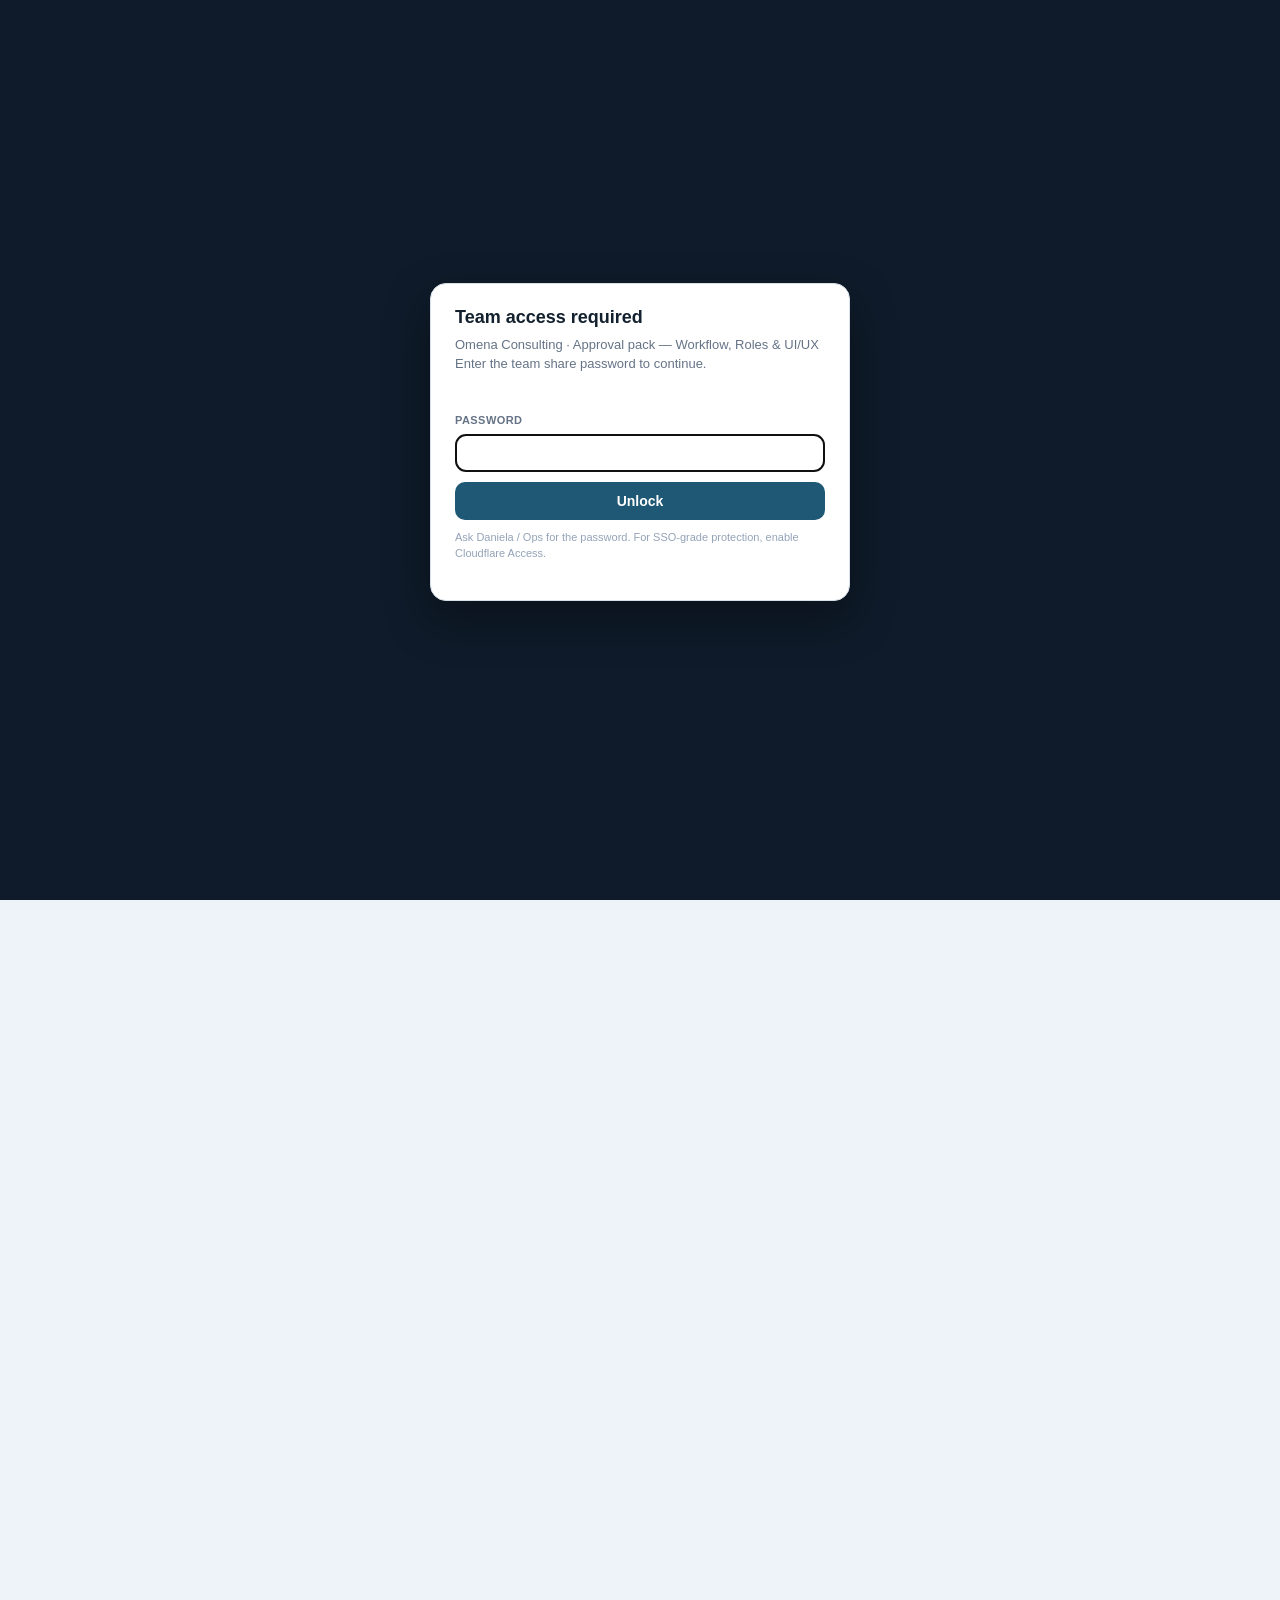
<file: proposal-workflow-roles-uiux-approval.html>
<!DOCTYPE html>
<html lang="en">
<head>
  <meta charset="utf-8" />
  <meta name="viewport" content="width=device-width, initial-scale=1" />
  <meta name="robots" content="noindex, nofollow" />
  <title>Omena Consulting · Approval pack — Workflow, Roles &amp; UI/UX</title>
  <script src="access-gate.js"></script>
  <style>
    :root {
      --ink: #13202e;
      --muted: #657386;
      --line: #d8e0e8;
      --soft: #f0f4f7;
      --canvas: #edf3f8;
      --panel: #ffffff;
      --accent: #1f5874;
      --green: #287a55;
      --green-soft: #e6f4ed;
      --amber: #b7791f;
      --amber-soft: #fff4d8;
      --red: #a21b3f;
      --red-soft: #fae8ee;
      --blue-soft: #e7f1f6;
      --shadow: 0 18px 45px rgba(15, 27, 42, 0.08);
    }
    * { box-sizing: border-box; }
    body {
      margin: 0;
      font-family: "Segoe UI", Arial, sans-serif;
      color: var(--ink);
      background: var(--canvas);
      line-height: 1.5;
    }
    .shell { max-width: 980px; margin: 0 auto; padding: 28px 16px 80px; }
    .hero, .card, .approve-box {
      background: var(--panel);
      border: 1px solid var(--line);
      border-radius: 18px;
      box-shadow: var(--shadow);
    }
    .hero { padding: 28px 30px; margin-bottom: 18px; }
    .eyebrow {
      display: inline-flex; padding: 6px 11px; border-radius: 999px;
      background: var(--blue-soft); color: var(--accent);
      font-size: 11px; font-weight: 800; letter-spacing: .08em; text-transform: uppercase;
    }
    h1 { font-size: clamp(26px, 4vw, 36px); margin: 14px 0 8px; line-height: 1.1; }
    h2 { font-size: 20px; margin: 0 0 10px; }
    h3 { font-size: 15px; margin: 0 0 8px; }
    p { color: var(--muted); margin: 0 0 10px; }
    .lede { font-size: 16px; color: var(--ink); }
    .banner {
      margin-top: 12px; padding: 12px 14px; border-radius: 12px;
      background: var(--amber-soft); border: 1px solid #e6c985; color: #8a5a0a;
      font-size: 13px; font-weight: 700;
    }
    .actions { display: flex; flex-wrap: wrap; gap: 8px; margin-top: 14px; }
    .btn {
      display: inline-flex; align-items: center; padding: 9px 13px; border-radius: 11px;
      border: 1px solid var(--line); background: white; color: var(--ink);
      text-decoration: none; font-weight: 700; font-size: 13px;
    }
    .btn.primary { background: var(--accent); border-color: var(--accent); color: white; }
    .toc {
      display: flex; flex-wrap: wrap; gap: 6px; margin-top: 14px;
    }
    .toc a {
      text-decoration: none; font-size: 12px; font-weight: 800;
      padding: 6px 10px; border-radius: 999px; border: 1px solid var(--line);
      background: white; color: var(--accent);
    }
    .card { padding: 20px 22px; margin-bottom: 16px; }
    .card.p0 { border-top: 4px solid var(--red); }
    .card.p1 { border-top: 4px solid var(--amber); }
    .card.p2 { border-top: 4px solid var(--line); }
    .card.process { border-left: 4px solid #2f6f8f; }
    .card.roles { border-left: 4px solid var(--green); }
    .card.uiux { border-left: 4px solid var(--amber); }
    .pills { display: flex; flex-wrap: wrap; gap: 6px; margin-bottom: 10px; }
    .pill {
      display: inline-flex; padding: 4px 9px; border-radius: 999px;
      font-size: 11px; font-weight: 800; background: var(--soft); color: var(--muted);
    }
    .pill.p0 { background: var(--red-soft); color: var(--red); }
    .pill.p1 { background: var(--amber-soft); color: #8a5a0a; }
    .pill.p2 { background: var(--soft); color: var(--muted); }
    .pill.process { background: var(--blue-soft); color: var(--accent); }
    .pill.roles { background: var(--green-soft); color: var(--green); }
    .pill.uiux { background: var(--amber-soft); color: #8a5a0a; }
    .pill.out { background: var(--red-soft); color: var(--red); }
    table {
      width: 100%; border-collapse: collapse; font-size: 13px; margin: 10px 0 4px;
    }
    th, td {
      text-align: left; padding: 9px 10px; border-bottom: 1px solid var(--line);
      vertical-align: top;
    }
    th { font-size: 11px; text-transform: uppercase; letter-spacing: .04em; color: var(--muted); }
    .grid2 { display: grid; grid-template-columns: 1fr 1fr; gap: 12px; }
    .grid3 { display: grid; grid-template-columns: repeat(3, 1fr); gap: 12px; }
    .box {
      background: var(--soft); border: 1px solid var(--line); border-radius: 12px; padding: 12px 14px;
    }
    .box strong { display: block; margin-bottom: 6px; font-size: 13px; }
    .box ul, .card ul { margin: 6px 0 0; padding-left: 18px; color: var(--muted); font-size: 13px; }
    .box li, .card li { margin: 4px 0; }
    .flow {
      display: grid; grid-template-columns: repeat(6, 1fr); gap: 6px; margin: 12px 0;
    }
    .flow-step {
      background: var(--soft); border: 1px solid var(--line); border-radius: 10px;
      padding: 10px 8px; text-align: center; font-size: 11px; font-weight: 700;
    }
    .flow-step span { display: block; font-size: 10px; font-weight: 600; color: var(--muted); margin-top: 4px; }
    .mock-link {
      display: flex; flex-wrap: wrap; gap: 8px; align-items: center;
      margin: 12px 0; padding: 12px; border-radius: 12px;
      background: var(--blue-soft); border: 1px solid #b7d3e2;
      font-size: 13px;
    }
    .mock-link a { color: var(--accent); font-weight: 800; }
    .item-head {
      display: flex; flex-wrap: wrap; justify-content: space-between; gap: 8px;
      align-items: flex-start; margin-bottom: 8px;
    }
    .decide {
      display: grid; grid-template-columns: auto 1fr; gap: 8px 10px; align-items: start;
      margin-top: 12px; padding-top: 12px; border-top: 1px dashed var(--line);
      font-size: 13px;
    }
    .decide label { display: flex; gap: 8px; align-items: center; font-weight: 700; }
    .decide .note { color: var(--muted); font-size: 12px; grid-column: 2; }
    .approve-box { padding: 20px 22px; margin-top: 8px; }
    .sign { display: grid; grid-template-columns: 1fr 1fr 1fr; gap: 12px; margin-top: 14px; }
    .sign .field {
      border: 1px solid var(--line); border-radius: 10px; padding: 12px; min-height: 72px;
      background: var(--soft); font-size: 12px; color: var(--muted);
    }
    .sign .field strong { display: block; color: var(--ink); margin-bottom: 18px; font-size: 12px; }
    .callout {
      padding: 12px 14px; border-radius: 12px; margin: 10px 0;
      background: var(--soft); border: 1px solid var(--line); font-size: 13px; color: var(--ink);
    }
    .callout.warn { background: var(--amber-soft); border-color: #e6c985; }
    .callout.danger { background: var(--red-soft); border-color: #efb8c8; }
    .callout.ok { background: var(--green-soft); border-color: #9dceb5; }
    .section-label {
      margin: 22px 0 10px; font-size: 12px; font-weight: 800;
      letter-spacing: .06em; text-transform: uppercase; color: var(--muted);
    }
    .checklist-master td:first-child { width: 42px; }
    .footer { text-align: center; color: var(--muted); font-size: 12px; margin-top: 20px; }
    @media (max-width: 800px) {
      .grid2, .grid3, .flow, .sign { grid-template-columns: 1fr; }
    }
    @media print {
      body { background: white; }
      .hero, .card, .approve-box { box-shadow: none; break-inside: avoid; }
      .actions, .toc { display: none; }
    }
  </style>
</head>
<body>
  <div class="shell">
    <header class="hero">
      <span class="eyebrow">Omena Consulting · Decision pack</span>
      <h1>Workflow, Roles &amp; UI/UX — full proposal for approval</h1>
      <p class="lede">Single document from current state to target operating model. Use the decision boxes to Approve / Defer / Reject each change before implementation.</p>
      <div class="banner">Status: Proposal for decision · Mockups are concepts (not live) · Version 2026-10-16</div>
      <div class="actions">
        <a class="btn primary" href="preview-workflow-uiux-revision.html" target="_blank" rel="noopener">Open visual mockups</a>
        <a class="btn" href="index.html">Open live dashboard</a>
        <a class="btn" href="preview-proximas-melhorias.html">Shipped features preview</a>
      </div>
      <nav class="toc" aria-label="Document sections">
        <a href="#how">How to approve</a>
        <a href="#current">1. Current state</a>
        <a href="#target">2. Target process</a>
        <a href="#roles">3. Roles &amp; RACI</a>
        <a href="#glossary">4. Glossary</a>
        <a href="#mockups">5. Mockups</a>
        <a href="#backlog">6. Full backlog</a>
        <a href="#sprints">7. Delivery sequence</a>
        <a href="#out">8. Out of scope</a>
        <a href="#ops">9. Prerequisites</a>
        <a href="#signoff">10. Sign-off</a>
      </nav>
    </header>

    <section class="card" id="how">
      <h2>How to use this pack</h2>
      <div class="grid3">
        <div class="box">
          <strong>1. Read process end-to-end</strong>
          Sections 1–2 define what “a good week” means from Prepare to Follow-up.
        </div>
        <div class="box">
          <strong>2. Approve roles model</strong>
          Section 3 freezes Access profiles vs Functional responsibilities and RACI.
        </div>
        <div class="box">
          <strong>3. Approve UI/UX + backlog</strong>
          Sections 5–7 show mockups and the ordered work list. Mark each item Approve / Defer / Reject.
        </div>
      </div>
      <div class="callout">Decision rule: Approve = implement in the named sprint. Defer = keep idea, no build this cycle. Reject = do not build; document why in notes.</div>
    </section>

    <p class="section-label">Part A — Where we are</p>

    <section class="card" id="current">
      <h2>1. Current state (already shipped)</h2>
      <p>These capabilities exist in the live dashboard today. The proposal builds on them; it does not restart from zero.</p>
      <table>
        <thead>
          <tr><th>Capability</th><th>What it does today</th><th>Limitation this proposal fixes</th></tr>
        </thead>
        <tbody>
          <tr><td>Weekly cockpit (Home)</td><td>Action cards + journey Prepare → Communicate</td><td>No Week Close definition of done; journey not always bound to Global Week</td></tr>
          <tr><td>Progressive intake</td><td>4 steps + draft autosave + conditional risk fields</td><td>Field set still mostly PM-shaped for UI/UX and Training</td></tr>
          <tr><td>Global scope</td><td>Week / Product / Owner persist across pages</td><td>Local filters can diverge; Home can look empty</td></tr>
          <tr><td>Functional roles</td><td>PM, UI/UX, Training + role lifecycles</td><td>Training may need DB migration; 0 Training reports live yet</td></tr>
          <tr><td>Product Governance</td><td>Items, evidence checklist by role, decision trail</td><td>Approve not blocked by missing required evidence; no readiness bar</td></tr>
          <tr><td>Meeting strip</td><td>5 shortcuts on Manager Meeting</td><td>Navigation only — not a facilitated session</td></tr>
          <tr><td>Portfolio indicators</td><td>PM/UI/UX/Training, blockers vs schedule, evidence gaps</td><td>Executive vs Portfolio hierarchy still dense</td></tr>
          <tr><td>Sync banner</td><td>Home shows sync status + clear scope</td><td>Operational — keep as-is</td></tr>
        </tbody>
      </table>
    </section>

    <p class="section-label">Part B — Target operating model</p>

    <section class="card" id="target">
      <h2>2. Target weekly process (beginning → end)</h2>
      <p>One reporting week (Monday–Friday). Global Week selects the operating week. Home is the control tower until Week Close is complete.</p>

      <div class="flow" aria-label="Weekly stages">
        <div class="flow-step">01 Prepare<span>Owners submit</span></div>
        <div class="flow-step">02 Validate<span>Quality check</span></div>
        <div class="flow-step">03 Review<span>Meeting</span></div>
        <div class="flow-step">04 Decide<span>Gates</span></div>
        <div class="flow-step">05 Communicate<span>Feedback</span></div>
        <div class="flow-step">06 Follow-up<span>Actions</span></div>
      </div>

      <h3>Stage-by-stage specification</h3>
      <table>
        <thead>
          <tr><th>Stage</th><th>Input</th><th>Work</th><th>Exit criteria (done when…)</th><th>Primary screen</th></tr>
        </thead>
        <tbody>
          <tr>
            <td><strong>01 Prepare</strong></td>
            <td>Assigned products / workstreams for the week</td>
            <td>Owners create or update weekly reports with role-correct fields, summary, next action, health</td>
            <td>All expected owners have a report for Global Week (or explicit “no update” waiver)</td>
            <td>Weekly Updates / Intake</td>
          </tr>
          <tr>
            <td><strong>02 Validate</strong></td>
            <td>Submitted reports</td>
            <td>Quality review: missing summary/next, weak evidence, bad dates; fix or waive with reason</td>
            <td>Quality gaps = 0 or all remaining gaps waived</td>
            <td>Report Quality Review</td>
          </tr>
          <tr>
            <td><strong>03 Review</strong></td>
            <td>Validated portfolio for the week</td>
            <td>Manager meeting session: agenda → health scan → capture decisions</td>
            <td>Agenda items reviewed; open risks acknowledged</td>
            <td>Management Review (session)</td>
          </tr>
          <tr>
            <td><strong>04 Decide</strong></td>
            <td>Gate-ready items + evidence packs</td>
            <td>Approvals / conditions / rejects with rationale; block Approve if role-minimum evidence missing</td>
            <td>No Critical open decisions without owner + due — or explicitly deferred</td>
            <td>Product Governance</td>
          </tr>
          <tr>
            <td><strong>05 Communicate</strong></td>
            <td>Meeting outcomes + owner metrics</td>
            <td>Send weekly feedback (or defer with reason); record send history</td>
            <td>Feedback sent to selected owners OR deferred logged</td>
            <td>Weekly Review</td>
          </tr>
          <tr>
            <td><strong>06 Follow-up</strong></td>
            <td>Decisions and next actions</td>
            <td>Every action has owner + due + status; track until closed</td>
            <td>All new actions assigned; overdue visible on Home</td>
            <td>Action Items</td>
          </tr>
        </tbody>
      </table>

      <h3>Week Close checklist (definition of done)</h3>
      <p>Home shows this checklist for the selected Global Week. Week is Closed only when all five are true (or waived with reason).</p>
      <table>
        <thead><tr><th>#</th><th>Check</th><th>Pass rule</th></tr></thead>
        <tbody>
          <tr><td>1</td><td>Reports submitted</td><td>Expected owners in scope have updates for the week</td></tr>
          <tr><td>2</td><td>Quality clear</td><td>Open quality gaps = 0 or waived</td></tr>
          <tr><td>3</td><td>Critical decisions closed</td><td>No Critical gate/decision without resolution or deferral</td></tr>
          <tr><td>4</td><td>Actions assigned</td><td>New actions have owner + due date</td></tr>
          <tr><td>5</td><td>Feedback handled</td><td>Sent OR deferred with reason recorded</td></tr>
        </tbody>
      </table>

      <div class="decide">
        <label><input type="radio" name="d-process" value="approve"> Approve process</label>
        <span></span>
        <label><input type="radio" name="d-process" value="defer"> Defer</label>
        <span></span>
        <label><input type="radio" name="d-process" value="reject"> Reject</label>
        <span class="note">Notes: _______________________________________________</span>
      </div>
    </section>

    <section class="card" id="roles">
      <h2>3. Roles model (must approve separately from UI)</h2>

      <h3>3.1 Two layers — do not mix</h3>
      <div class="grid2">
        <div class="box">
          <strong>Access profile</strong>
          Who can use which system capabilities (view / create / edit / administer).
          <ul>
            <li>Portfolio Viewer</li>
            <li>Reporting Editor</li>
            <li>Operations &amp; Access Manager</li>
          </ul>
        </div>
        <div class="box">
          <strong>Functional responsibility</strong>
          What delivery work a person owns on a report or governance item.
          <ul>
            <li>Product Manager</li>
            <li>UI/UX</li>
            <li>Training</li>
          </ul>
        </div>
      </div>

      <h3>3.2 Access capability matrix</h3>
      <table>
        <thead>
          <tr><th>Access profile</th><th>Can do</th><th>Cannot do</th><th>Typical functional role</th></tr>
        </thead>
        <tbody>
          <tr>
            <td><strong>Portfolio Viewer</strong></td>
            <td>View Home, Portfolio, Executive, Incidents, Timeline, Governance (read)</td>
            <td>Create/edit reports; administer users</td>
            <td>Leadership / stakeholders (C/I)</td>
          </tr>
          <tr>
            <td><strong>Reporting Editor</strong></td>
            <td>Create/edit weekly updates, timeline, governance items; My Dashboard</td>
            <td>User admin; weekly feedback blast; full quality ops</td>
            <td>PM / UI/UX / Training owners (A for own work)</td>
          </tr>
          <tr>
            <td><strong>Ops &amp; Access Manager</strong></td>
            <td>All editor rights + quality review, meeting run, users, feedback send, logs</td>
            <td>—</td>
            <td>Process owner for Week Close (A for cadence)</td>
          </tr>
        </tbody>
      </table>
      <div class="callout">Copy cleanup required: remove remaining “Master admin” / “Role Manager” strings from alerts and journey labels. Public labels above become the only vocabulary.</div>

      <h3>3.3 Functional responsibility → lifecycle</h3>
      <table>
        <thead><tr><th>Functional role</th><th>Lifecycle path</th><th>Intake field pack (proposed)</th><th>Evidence pack focus</th></tr></thead>
        <tbody>
          <tr>
            <td><strong>Product Manager</strong></td>
            <td>Discover → … → Release / Learn</td>
            <td>Dates, MSP/backlog language, delivery health (current core)</td>
            <td>Baseline / gap / readiness / TO-BE artifacts</td>
          </tr>
          <tr>
            <td><strong>UI/UX</strong></td>
            <td>Discover/Research → … → Handoff → Release / Learn</td>
            <td>Artifact link, design review status, handoff readiness</td>
            <td>Research, Figma, prototype, review sign-off, handoff package</td>
          </tr>
          <tr>
            <td><strong>Training</strong></td>
            <td>Prepare → Deliver → Adopt → Handoff / Support</td>
            <td>Audience, session date, completion %, support handoff</td>
            <td>Needs assessment, plan, materials, sessions, adoption metrics</td>
          </tr>
        </tbody>
      </table>

      <h3>3.4 Weekly RACI (proposed)</h3>
      <table>
        <thead><tr><th>Stage</th><th>Accountable</th><th>Responsible</th><th>Consulted</th><th>Informed</th></tr></thead>
        <tbody>
          <tr><td>Prepare</td><td>Report owner</td><td>Reporting Editor</td><td>Ops Manager</td><td>Portfolio Viewer</td></tr>
          <tr><td>Validate</td><td>Ops Manager</td><td>Report owner (fixes)</td><td>Approver</td><td>Viewer</td></tr>
          <tr><td>Review (meeting)</td><td>Ops Manager</td><td>Editors + Approver</td><td>CEO/CTO viewer</td><td>—</td></tr>
          <tr><td>Decide (gate)</td><td>Approver</td><td>Functional owner</td><td>Ops Manager</td><td>Viewer</td></tr>
          <tr><td>Communicate</td><td>Ops Manager</td><td>Editors</td><td>Approver</td><td>Owners</td></tr>
          <tr><td>Follow-up</td><td>Action owner</td><td>Report owner</td><td>Ops Manager</td><td>Viewer</td></tr>
        </tbody>
      </table>

      <div class="decide">
        <label><input type="radio" name="d-roles" value="approve"> Approve roles + RACI</label>
        <span></span>
        <label><input type="radio" name="d-roles" value="defer"> Defer</label>
        <span></span>
        <label><input type="radio" name="d-roles" value="reject"> Reject</label>
        <span class="note">Notes: _______________________________________________</span>
      </div>
    </section>

    <section class="card" id="glossary">
      <h2>4. Frozen glossary (language consistency)</h2>
      <p>Approve these terms for UI, manuals, and training. One sweep of strings after approval.</p>
      <table>
        <thead><tr><th>Term</th><th>Meaning</th><th>Do not say</th></tr></thead>
        <tbody>
          <tr><td>Product</td><td>Named product in the portfolio</td><td>Project (unless true project entity)</td></tr>
          <tr><td>Workstream / Feature</td><td>Unit of weekly status under a product</td><td>Mixed “item / ticket” without context</td></tr>
          <tr><td>Owner</td><td>Accountable person on the report</td><td>Assignee only (use Action owner for tasks)</td></tr>
          <tr><td>Access profile</td><td>System permission set</td><td>Master / Role Manager</td></tr>
          <tr><td>Functional responsibility</td><td>PM / UI/UX / Training on the work</td><td>“Role” alone when ambiguous</td></tr>
          <tr><td>Lifecycle phase</td><td>Stage on the role-specific path</td><td>Stage alone when meaning lifecycle</td></tr>
          <tr><td>Gate</td><td>Governance approval state</td><td>Status (overloaded)</td></tr>
          <tr><td>Evidence</td><td>Proof artifact + reference</td><td>Attachment without validation status</td></tr>
          <tr><td>Week Close</td><td>Definition of done for the reporting week</td><td>“Done” without checklist</td></tr>
        </tbody>
      </table>
      <div class="decide">
        <label><input type="radio" name="d-glossary" value="approve"> Approve glossary</label>
        <span></span>
        <label><input type="radio" name="d-glossary" value="defer"> Defer</label>
        <span></span>
        <label><input type="radio" name="d-glossary" value="reject"> Reject</label>
        <span class="note">Notes: _______________________________________________</span>
      </div>
    </section>

    <p class="section-label">Part C — Visuals</p>

    <section class="card" id="mockups">
      <h2>5. Mockups (visual approval)</h2>
      <div class="mock-link">
        Full interactive mock:
        <a href="preview-workflow-uiux-revision.html" target="_blank" rel="noopener">preview-workflow-uiux-revision.html</a>
        — open beside this pack while deciding UI/UX items.
      </div>

      <div class="grid2">
        <div class="box">
          <strong>Mock A — Home + Week Close</strong>
          Global Week chips, sync status, 5-item Week Close checklist, journey rows Done / Blocked / Next.
          <ul>
            <li>Maps to backlog P0-01, P0-03</li>
            <li>Sprint A</li>
          </ul>
        </div>
        <div class="box">
          <strong>Mock B — Role-specific intake</strong>
          Same 4-step wizard; after functional role, UI/UX or Training field pack appears.
          <ul>
            <li>Maps to backlog P0-04</li>
            <li>Sprint A</li>
          </ul>
        </div>
        <div class="box">
          <strong>Mock C — Meeting session</strong>
          Strip with step completion; agenda list with inline decision owner + due.
          <ul>
            <li>Maps to backlog P1-03</li>
            <li>Sprint B</li>
          </ul>
        </div>
        <div class="box">
          <strong>Mock D — Evidence readiness + gated Approve</strong>
          Readiness bar, required artifacts, Approve disabled until minimum evidence met.
          <ul>
            <li>Maps to backlog P0-05, P1-01</li>
            <li>Sprint A + B</li>
          </ul>
        </div>
      </div>

      <div class="decide">
        <label><input type="radio" name="d-mockups" value="approve"> Approve mockups as design intent</label>
        <span></span>
        <label><input type="radio" name="d-mockups" value="defer"> Defer (request redesign)</label>
        <span></span>
        <label><input type="radio" name="d-mockups" value="reject"> Reject mockups</label>
        <span class="note">Notes: _______________________________________________</span>
      </div>
    </section>

    <p class="section-label">Part D — Everything that must be done</p>

    <section class="card" id="backlog">
      <h2>6. Full backlog (beginning → end)</h2>
      <p>Master list for implementation after approval. Each row is a discrete change. Mark decision per row.</p>

      <h3>P0 — Foundation (must for operating model)</h3>
      <table class="checklist-master">
        <thead>
          <tr><th>ID</th><th>Domain</th><th>Change</th><th>Acceptance criteria</th><th>Mock</th><th>Decision</th></tr>
        </thead>
        <tbody>
          <tr>
            <td>P0-01</td>
            <td>Process</td>
            <td>Week Close checklist on Home; persist week_status per Monday</td>
            <td>5 checks visible; week can be Closed only when all pass or waived with reason</td>
            <td>A</td>
            <td>☐ Approve ☐ Defer ☐ Reject</td>
          </tr>
          <tr>
            <td>P0-02</td>
            <td>Roles</td>
            <td>Access vs functional matrix published; purge Master/Role Manager copy</td>
            <td>No Master/Role Manager in user-facing strings; help text matches matrix</td>
            <td>—</td>
            <td>☐ Approve ☐ Defer ☐ Reject</td>
          </tr>
          <tr>
            <td>P0-03</td>
            <td>UI/UX</td>
            <td>Bind Home journey + focus to Global Week; “latest week with data” when All</td>
            <td>Changing Global Week updates journey metrics; All shows chip + week switcher</td>
            <td>A</td>
            <td>☐ Approve ☐ Defer ☐ Reject</td>
          </tr>
          <tr>
            <td>P0-04</td>
            <td>UI/UX</td>
            <td>Role-specific intake field packs after role select</td>
            <td>UI/UX pack and Training pack render; shared core fields remain; validation role-aware</td>
            <td>B</td>
            <td>☐ Approve ☐ Defer ☐ Reject</td>
          </tr>
          <tr>
            <td>P0-05</td>
            <td>Process</td>
            <td>Evidence gate: cannot set Gate = Approved without role-minimum evidence</td>
            <td>UI blocks Approve; clear message lists missing required artifacts; Home Decide shows gaps</td>
            <td>D</td>
            <td>☐ Approve ☐ Defer ☐ Reject</td>
          </tr>
          <tr>
            <td>P0-06</td>
            <td>Ops</td>
            <td>Apply Training + artifact-type Supabase migrations</td>
            <td>Can save Training report + UI/UX/Training checklist items to cloud without constraint errors</td>
            <td>—</td>
            <td>☐ Approve ☐ Defer ☐ Reject</td>
          </tr>
        </tbody>
      </table>

      <h3>P1 — Operating UX</h3>
      <table class="checklist-master">
        <thead>
          <tr><th>ID</th><th>Domain</th><th>Change</th><th>Acceptance criteria</th><th>Mock</th><th>Decision</th></tr>
        </thead>
        <tbody>
          <tr>
            <td>P1-01</td>
            <td>UI/UX</td>
            <td>Governance readiness bar + required/optional + optional link per artifact</td>
            <td>Shows X/Y required for role; links saveable; deep-link from item → product/role</td>
            <td>D</td>
            <td>☐ Approve ☐ Defer ☐ Reject</td>
          </tr>
          <tr>
            <td>P1-02</td>
            <td>UI/UX</td>
            <td>Global “scope applied” chips; local filters only for page-specific attrs</td>
            <td>Chips visible under global bar; local Role/Product no longer fight global scope</td>
            <td>—</td>
            <td>☐ Approve ☐ Defer ☐ Reject</td>
          </tr>
          <tr>
            <td>P1-03</td>
            <td>UI/UX</td>
            <td>Meeting session: agenda → decisions → actions → send with session progress</td>
            <td>Strip shows completion; decisions create owner+due without leaving session</td>
            <td>C</td>
            <td>☐ Approve ☐ Defer ☐ Reject</td>
          </tr>
          <tr>
            <td>P1-04</td>
            <td>UI/UX</td>
            <td>Portfolio vs Executive vs Incidents information hierarchy</td>
            <td>Executive = top 5 + decision queue; Incidents = Schedule | Blockers columns</td>
            <td>—</td>
            <td>☐ Approve ☐ Defer ☐ Reject</td>
          </tr>
          <tr>
            <td>P1-05</td>
            <td>UI/UX</td>
            <td>Collapse Admin destinations into Administration hub</td>
            <td>Ops Manager sidebar shorter; all admin tools reachable from one hub</td>
            <td>—</td>
            <td>☐ Approve ☐ Defer ☐ Reject</td>
          </tr>
          <tr>
            <td>P1-06</td>
            <td>Roles</td>
            <td>Reflect RACI labels on Home journey stages</td>
            <td>Responsible/Accountable labels match approved RACI (no Role Manager wording)</td>
            <td>A</td>
            <td>☐ Approve ☐ Defer ☐ Reject</td>
          </tr>
          <tr>
            <td>P1-07</td>
            <td>Process</td>
            <td>Stable person_id for owners / participants / action_owner</td>
            <td>Directory-only new owners; unresolved identity count on Report Quality</td>
            <td>—</td>
            <td>☐ Approve ☐ Defer ☐ Reject</td>
          </tr>
        </tbody>
      </table>

      <h3>P2 — Polish</h3>
      <table class="checklist-master">
        <thead>
          <tr><th>ID</th><th>Domain</th><th>Change</th><th>Acceptance criteria</th><th>Mock</th><th>Decision</th></tr>
        </thead>
        <tbody>
          <tr>
            <td>P2-01</td>
            <td>UI/UX</td>
            <td>Mobile primary nav Home · My work · Portfolio · More; replace alert() with banners</td>
            <td>Core flows usable on phone; permission denials are inline</td>
            <td>—</td>
            <td>☐ Approve ☐ Defer ☐ Reject</td>
          </tr>
          <tr>
            <td>P2-02</td>
            <td>Process</td>
            <td>Optional Validation signals (test status / environment) — no QA role</td>
            <td>Blocked test status surfaces on Incidents/Executive only when Blocked</td>
            <td>—</td>
            <td>☐ Approve ☐ Defer ☐ Reject</td>
          </tr>
          <tr>
            <td>P2-03</td>
            <td>UI/UX</td>
            <td>Glossary string sweep across UI + manuals</td>
            <td>Approved glossary terms used consistently</td>
            <td>—</td>
            <td>☐ Approve ☐ Defer ☐ Reject</td>
          </tr>
          <tr>
            <td>P2-04</td>
            <td>Roles</td>
            <td>Legacy System Analyst → analytics map to PM + legacy chip</td>
            <td>No new SA intake; old rows readable with legacy chip</td>
            <td>—</td>
            <td>☐ Approve ☐ Defer ☐ Reject</td>
          </tr>
          <tr>
            <td>P2-05</td>
            <td>Ops</td>
            <td>Direct weekly feedback email delivery (Resend/SendGrid)</td>
            <td>Owner emails succeed or clear actionable error; manager workaround documented</td>
            <td>—</td>
            <td>☐ Approve ☐ Defer ☐ Reject</td>
          </tr>
        </tbody>
      </table>

      <div class="decide">
        <label><input type="radio" name="d-backlog-bulk" value="approve-p0"> Approve all P0</label>
        <span></span>
        <label><input type="radio" name="d-backlog-bulk" value="approve-p0p1"> Approve P0 + P1</label>
        <span></span>
        <label><input type="radio" name="d-backlog-bulk" value="custom"> Custom (use row marks)</label>
        <span class="note">Bulk shortcut only — row marks remain source of truth if Custom.</span>
      </div>
    </section>

    <section class="card" id="sprints">
      <h2>7. Delivery sequence (recommended)</h2>
      <div class="grid3">
        <div class="box">
          <strong>Sprint A — P0 foundation</strong>
          <ul>
            <li>P0-01 Week Close</li>
            <li>P0-02 Access/functional copy</li>
            <li>P0-03 Home ↔ Global Week</li>
            <li>P0-04 Role intake packs</li>
            <li>P0-05 Evidence gate</li>
            <li>P0-06 DB migrations</li>
          </ul>
        </div>
        <div class="box">
          <strong>Sprint B — P1 operating UX</strong>
          <ul>
            <li>P1-01 Readiness bar + links</li>
            <li>P1-02 Scope chips</li>
            <li>P1-03 Meeting session</li>
            <li>P1-04 View hierarchy</li>
            <li>P1-05 Admin hub</li>
            <li>P1-06 RACI labels</li>
            <li>P1-07 Person IDs (start)</li>
          </ul>
        </div>
        <div class="box">
          <strong>Sprint C — P2 polish</strong>
          <ul>
            <li>P2-01 Mobile + banners</li>
            <li>P2-02 Validation signals</li>
            <li>P2-03 Glossary sweep</li>
            <li>P2-04 SA legacy mapping</li>
            <li>P2-05 Email delivery</li>
            <li>P1-07 Person IDs (finish)</li>
          </ul>
        </div>
      </div>
      <div class="decide">
        <label><input type="radio" name="d-sprints" value="abc"> Approve sequence A → B → C</label>
        <span></span>
        <label><input type="radio" name="d-sprints" value="a-only"> Approve Sprint A only for now</label>
        <span></span>
        <label><input type="radio" name="d-sprints" value="custom"> Custom sequence</label>
        <span class="note">Notes: _______________________________________________</span>
      </div>
    </section>

    <section class="card" id="out">
      <h2>8. Explicitly out of scope (recommend Reject)</h2>
      <div class="callout danger">
        Do <strong>not</strong> approve these unless leadership reopens the taxonomy discussion.
      </div>
      <table>
        <thead><tr><th>Item</th><th>Why excluded</th><th>Decision</th></tr></thead>
        <tbody>
          <tr><td>New QA functional role</td><td>Previously declined; use Validation signals (P2-02) instead</td><td>☐ Reject ☐ Reopen later</td></tr>
          <tr><td>Fourth access profile</td><td>Three profiles cover view / edit / administer</td><td>☐ Reject ☐ Reopen later</td></tr>
          <tr><td>New System Analyst intake</td><td>Legacy-only; map analytics to PM (P2-04)</td><td>☐ Reject ☐ Reopen later</td></tr>
          <tr><td>Greenfield rebuild of dashboard</td><td>Skeleton is correct; improve operating model instead</td><td>☐ Reject ☐ Reopen later</td></tr>
        </tbody>
      </table>
    </section>

    <section class="card" id="ops">
      <h2>9. Prerequisites &amp; dependencies</h2>
      <table>
        <thead><tr><th>Dependency</th><th>Needed for</th><th>Owner</th><th>Status</th></tr></thead>
        <tbody>
          <tr><td>Run <code>20260821150000_training_lifecycle.sql</code></td><td>P0-04 / P0-06 Training saves</td><td>Ops / Daniela</td><td>☐ Done ☐ Pending</td></tr>
          <tr><td>Run <code>20260824150000_governance_artifact_types.sql</code></td><td>P0-05 / P1-01 artifact saves</td><td>Ops / Daniela</td><td>☐ Done ☐ Pending</td></tr>
          <tr><td>Script <code>scripts/apply-pending-migrations.ps1</code></td><td>Clipboard + SQL Editor helper</td><td>Implementer</td><td>Ready in repo</td></tr>
          <tr><td>Resend domain or SendGrid credits</td><td>P2-05 direct owner email</td><td>Ops</td><td>☐ Ready ☐ Blocked</td></tr>
          <tr><td>Mockups approved (section 5)</td><td>UI build for A/B</td><td>Approver</td><td>☐ Approved</td></tr>
        </tbody>
      </table>
    </section>

    <section class="approve-box" id="signoff">
      <h2>10. Overall sign-off</h2>
      <p>Complete after sections 2–8. This authorizes implementation of approved items only.</p>
      <div class="callout ok">
        <strong>Recommended decision for first build:</strong> Approve Process + Roles + Glossary + Mockups + all P0 (Sprint A). Defer P1/P2 row-by-row after Sprint A demo.
      </div>
      <table>
        <thead><tr><th>Area</th><th>Outcome</th></tr></thead>
        <tbody>
          <tr><td>Process (Week Close + stages)</td><td>☐ Approved ☐ Deferred ☐ Rejected</td></tr>
          <tr><td>Roles + RACI</td><td>☐ Approved ☐ Deferred ☐ Rejected</td></tr>
          <tr><td>Glossary</td><td>☐ Approved ☐ Deferred ☐ Rejected</td></tr>
          <tr><td>Mockups as design intent</td><td>☐ Approved ☐ Deferred ☐ Rejected</td></tr>
          <tr><td>Backlog P0 (Sprint A)</td><td>☐ Approved ☐ Deferred ☐ Rejected</td></tr>
          <tr><td>Backlog P1 (Sprint B)</td><td>☐ Approved ☐ Deferred ☐ Rejected</td></tr>
          <tr><td>Backlog P2 (Sprint C)</td><td>☐ Approved ☐ Deferred ☐ Rejected</td></tr>
        </tbody>
      </table>
      <div class="sign">
        <div class="field"><strong>Prepared by</strong>Name / date</div>
        <div class="field"><strong>Process / Roles approved by</strong>Name / date</div>
        <div class="field"><strong>UI/UX approved by</strong>Name / date</div>
      </div>
      <p style="margin-top:14px;font-size:13px;color:var(--muted)">After sign-off: implement only Approved IDs; keep this HTML as the decision record; update Status line at top to “Approved — Sprint A in progress”.</p>
    </section>

    <p class="footer">Omena Consulting · Portfolio status dashboard · Proposal pack 2026-10-16 · Companion mockups: preview-workflow-uiux-revision.html</p>
  </div>
</body>
</html>
</file>
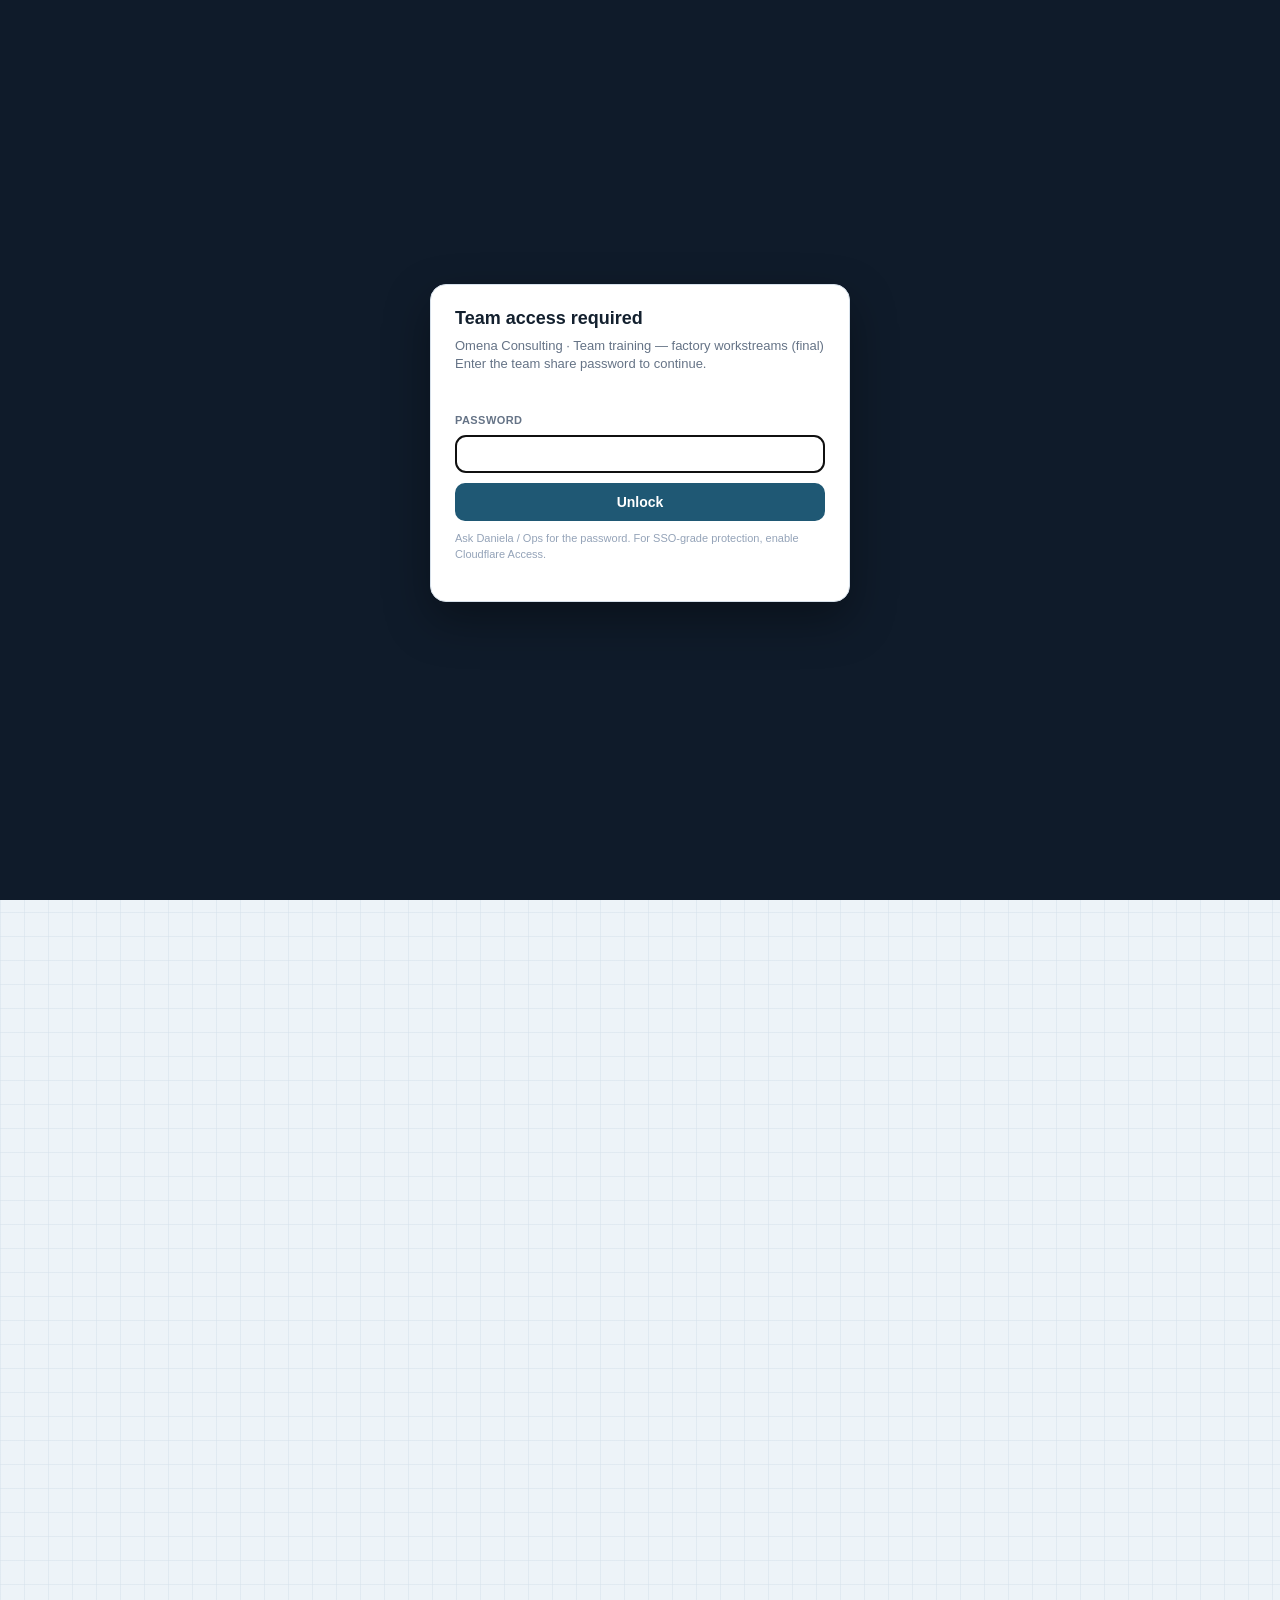
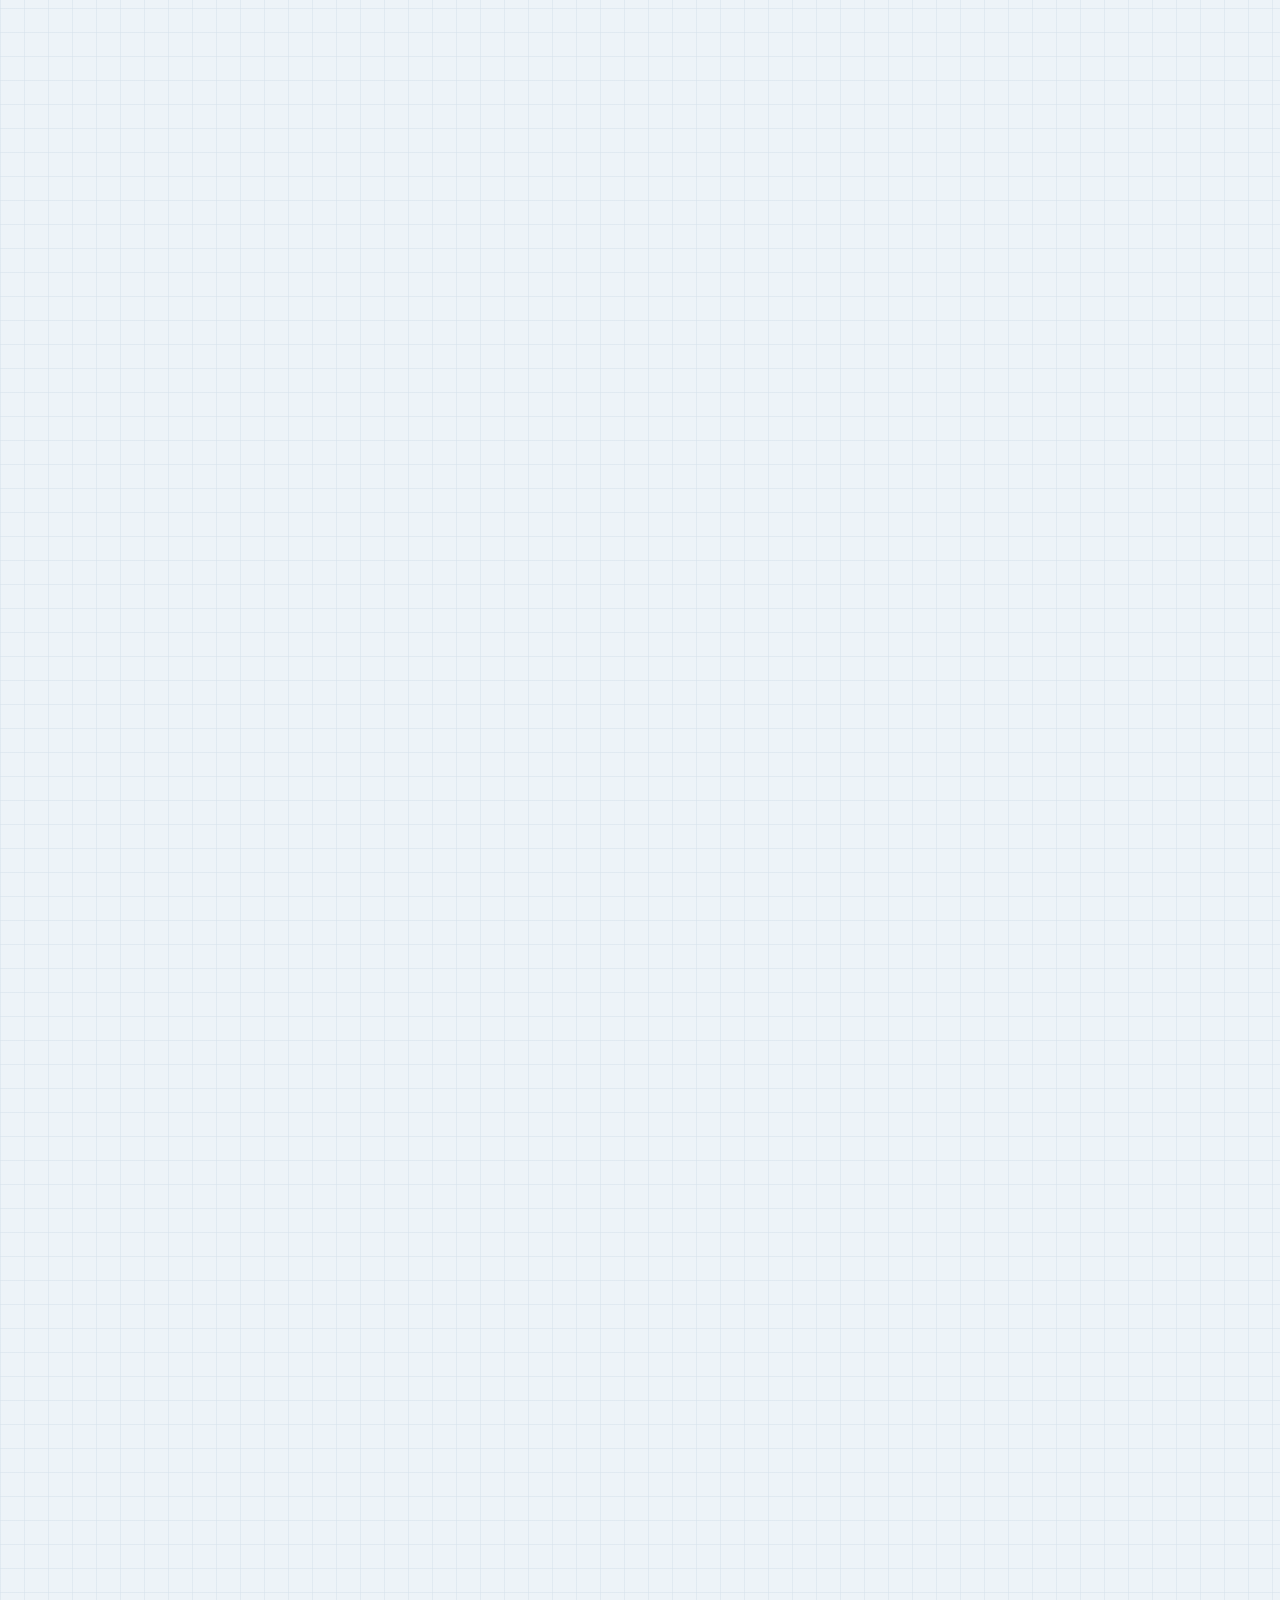
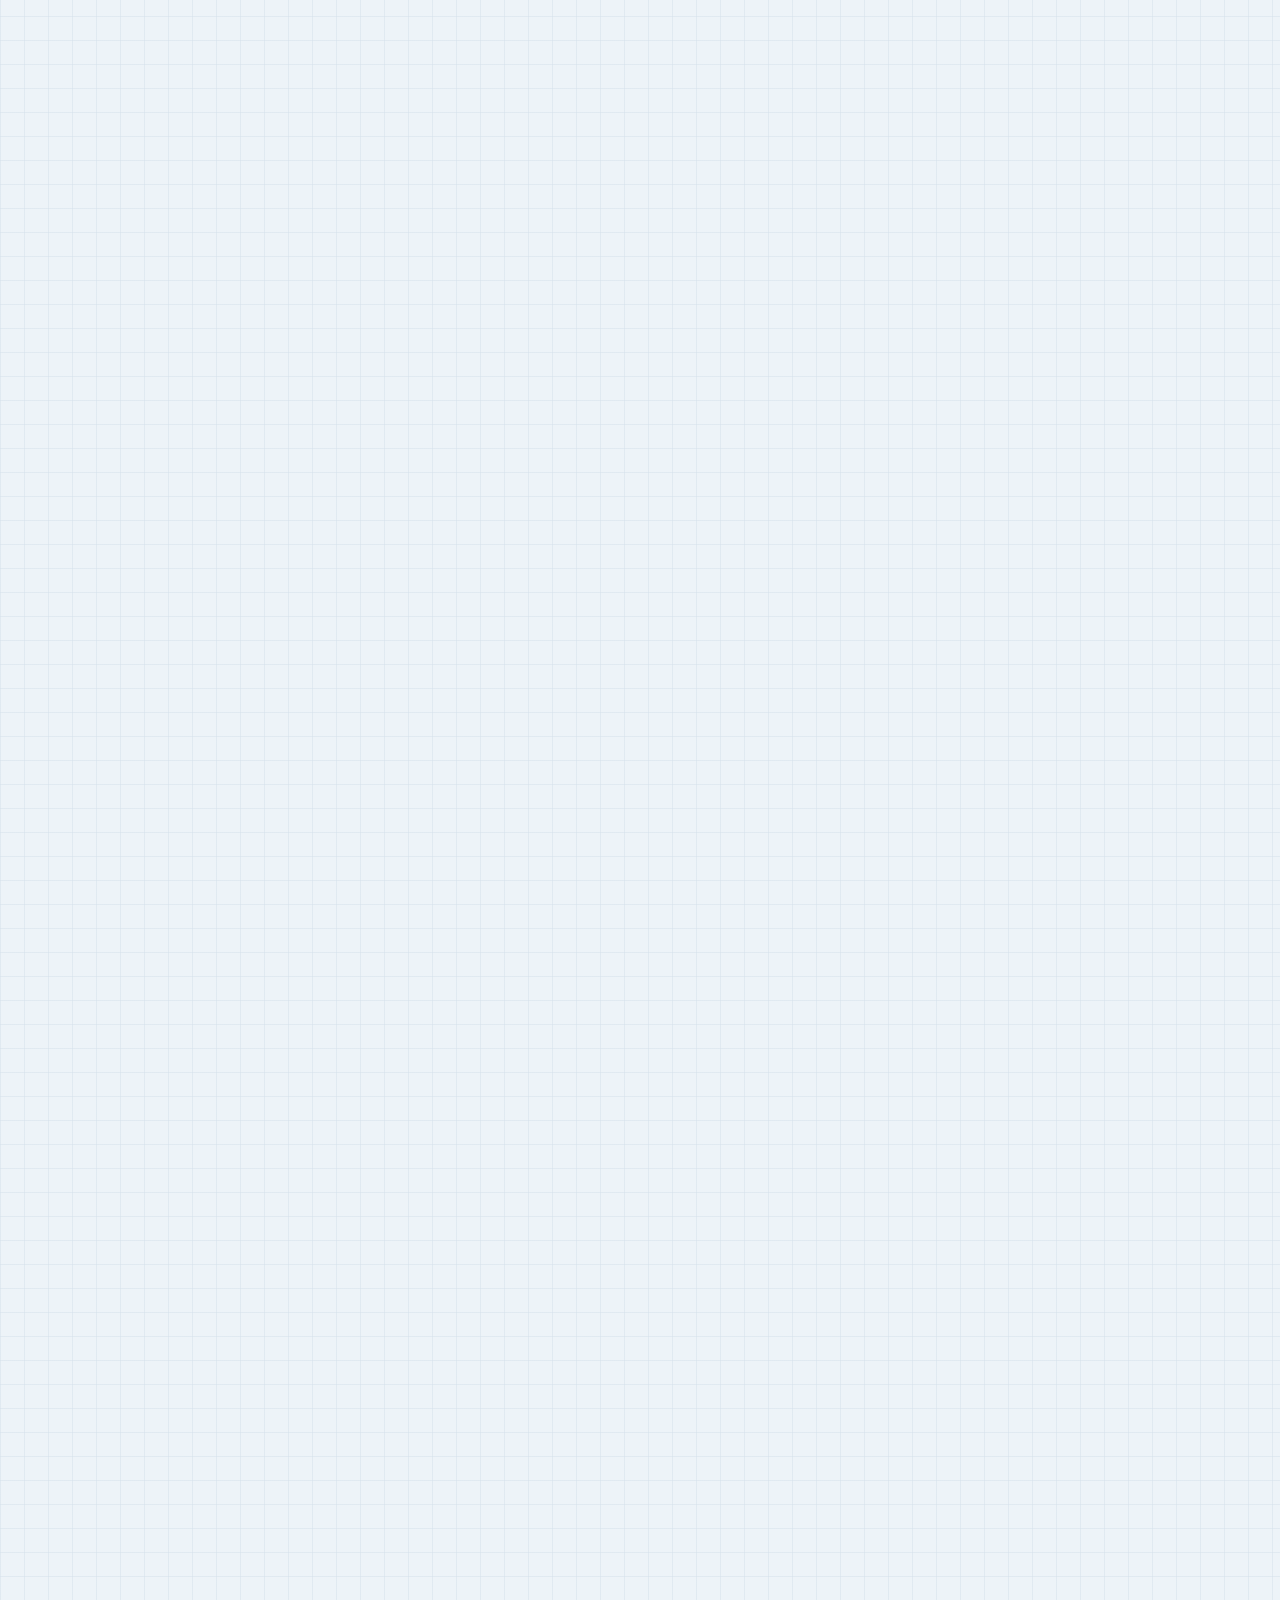
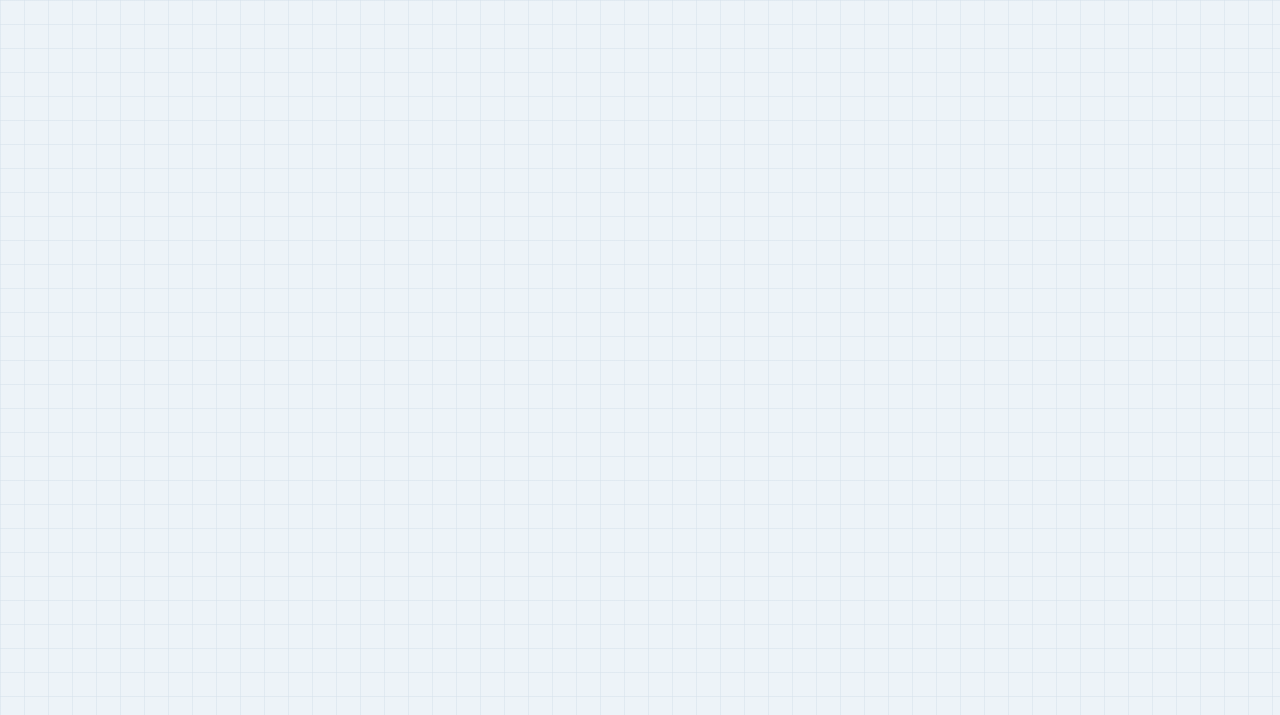
<file: training-factory-workstreams.html>
<!DOCTYPE html>
<html lang="en">
<head>
  <meta charset="utf-8" />
  <meta name="viewport" content="width=device-width, initial-scale=1" />
  <meta name="robots" content="noindex, nofollow" />
  <title>Omena Consulting · Team training — factory workstreams (final)</title>
  <script src="access-gate.js"></script>
  <style>
    :root {
      --ink: #12202f; --muted: #617187; --line: #d7e1eb; --soft: #f4f8fb;
      --blue: #0f5574; --green: #16845f; --amber: #9a6b12;
      --amber-soft: #fff4d8; --green-soft: #e6f4ed; --blue-soft: #e8f4fa;
      --shadow: 0 18px 45px rgba(18, 32, 47, 0.10);
    }
    * { box-sizing: border-box; }
    body {
      margin: 0; font-family: "Segoe UI", Arial, sans-serif; color: var(--ink);
      background:
        linear-gradient(rgba(214, 225, 235, 0.55) 1px, transparent 1px),
        linear-gradient(90deg, rgba(214, 225, 235, 0.55) 1px, transparent 1px),
        #edf3f8;
      background-size: 24px 24px; line-height: 1.55;
    }
    .shell { max-width: 900px; margin: 0 auto; padding: 32px 18px 72px; }
    .hero, .card {
      background: rgba(255, 255, 255, 0.96); border: 1px solid var(--line);
      border-radius: 22px; box-shadow: var(--shadow);
    }
    .hero { padding: 32px; margin-bottom: 18px; }
    .eyebrow {
      display: inline-flex; padding: 7px 12px; border-radius: 999px;
      background: var(--blue-soft); color: var(--blue);
      font-weight: 800; font-size: 12px; letter-spacing: .08em; text-transform: uppercase;
    }
    h1 { font-size: clamp(26px, 4.5vw, 36px); line-height: 1.1; margin: 16px 0 12px; }
    h2 { font-size: 18px; margin: 0 0 8px; }
    h3 { font-size: 15px; margin: 14px 0 8px; }
    p { color: var(--muted); margin: 0 0 12px; }
    .lede { font-size: 17px; color: var(--ink); }
    .banner {
      margin-top: 14px; padding: 12px 14px; border-radius: 12px;
      background: var(--amber-soft); border: 1px solid #e6c985; color: var(--amber);
      font-size: 13px; font-weight: 700;
    }
    .banner.ok { background: var(--green-soft); border-color: #9dceb5; color: #10734f; }
    .banner.info { background: var(--blue-soft); border-color: #9fc4d8; color: var(--blue); }
    .actions { display: flex; flex-wrap: wrap; gap: 10px; margin-top: 18px; }
    .btn {
      display: inline-flex; align-items: center; justify-content: center;
      padding: 10px 14px; border-radius: 12px; border: 1px solid var(--line);
      background: white; color: var(--ink); text-decoration: none; font-weight: 700; font-size: 14px;
    }
    .btn.primary { background: var(--blue); border-color: var(--blue); color: white; }
    .toc { display: flex; flex-wrap: wrap; gap: 8px; margin-top: 16px; }
    .toc a {
      text-decoration: none; font-size: 12px; font-weight: 800;
      padding: 7px 11px; border-radius: 999px; border: 1px solid var(--line);
      background: white; color: var(--blue);
    }
    .card { padding: 22px 24px; margin-bottom: 14px; }
    .share-note {
      margin-top: 14px; padding: 12px 14px; border-radius: 12px;
      background: var(--soft); border: 1px solid var(--line);
      color: var(--muted); font-size: 13px;
    }
    .share-note a { color: var(--blue); overflow-wrap: anywhere; font-weight: 700; }
    table { width: 100%; border-collapse: collapse; font-size: 14px; margin: 10px 0 4px; }
    th, td {
      text-align: left; padding: 10px 8px; border-bottom: 1px solid var(--line);
      vertical-align: top;
    }
    th { font-size: 11px; text-transform: uppercase; letter-spacing: .04em; color: var(--muted); }
    ul, ol { margin: 8px 0 0; padding-left: 20px; color: var(--muted); }
    li { margin: 6px 0; }
    .check { list-style: none; padding-left: 0; }
    .check li { padding-left: 0; margin-left: 0; }
    .check li::before { content: "☐ "; color: var(--blue); font-weight: 800; }
    .grid2 { display: grid; grid-template-columns: 1fr 1fr; gap: 12px; }
    .grid3 { display: grid; grid-template-columns: 1fr 1fr 1fr; gap: 10px; }
    .box {
      background: var(--soft); border: 1px solid var(--line); border-radius: 14px; padding: 14px;
    }
    .box strong { display: block; margin-bottom: 6px; color: var(--ink); }
    .pill {
      display: inline-flex; padding: 4px 9px; border-radius: 999px;
      font-size: 11px; font-weight: 800; background: var(--blue-soft); color: var(--blue);
      margin-bottom: 8px;
    }
    .pill.green { background: var(--green-soft); color: var(--green); }
    .pill.amber { background: var(--amber-soft); color: var(--amber); }
    .flow {
      display: grid; grid-template-columns: repeat(4, 1fr); gap: 8px; margin: 12px 0;
    }
    .flow div {
      background: var(--soft); border: 1px solid var(--line); border-radius: 12px;
      padding: 12px; text-align: center; font-size: 12px; font-weight: 700;
    }
    .flow span { display: block; font-size: 11px; font-weight: 600; color: var(--muted); margin-top: 4px; }
    .flow .accent { background: var(--blue-soft); border-color: #9fc4d8; }
    .tree {
      font-family: Consolas, "Courier New", monospace; font-size: 12px;
      background: #0f1b2a; color: #d7e4ef; border-radius: 14px; padding: 14px 16px;
      overflow-x: auto; line-height: 1.45; margin: 12px 0;
    }
    .tree .live { color: #7dcea0; }
    .tree .factory { color: #7eb8d8; }
    .tree .closed { color: #8a9aab; }
    .callout {
      margin-top: 12px; padding: 12px 14px; border-radius: 12px;
      background: var(--soft); border-left: 4px solid var(--blue); font-size: 13px; color: var(--ink);
    }
    .decisions td:first-child { white-space: nowrap; font-weight: 700; color: var(--ink); }
    .footer { text-align: center; color: var(--muted); font-size: 13px; margin-top: 24px; }
    @media (max-width: 720px) {
      .grid2, .grid3, .flow { grid-template-columns: 1fr; }
    }
    @media print {
      body { background: white; }
      .hero, .card { box-shadow: none; }
      .actions { display: none; }
    }
  </style>
</head>
<body>
  <div class="shell">
    <header class="hero">
      <span class="eyebrow">Team training · final for share</span>
      <h1>Factory workstreams — how we work before Sprint A ships</h1>
      <p class="lede">One dashboard. Two layers. Clear Live vs Support ownership — including <strong>multiple versions of the same product</strong> without losing tracking.</p>
      <div class="banner ok">Status: Share with the team now · Sprint A (runway, gates, Accept, ownership stage, Week Close) is shipping to the live dashboard</div>
      <div class="share-note">
        Share URL:
        <a href="https://omenaconsulting.pages.dev/training-factory-workstreams.html">https://omenaconsulting.pages.dev/training-factory-workstreams.html</a>
        <br>Password: <code>OmenaTeam2026!</code>
        <br>
        <a href="guide-factory-dashboard-changes.html">Context guide</a> ·
        <a href="preview-after-factory-alignment.html">UI preview</a> ·
        <a href="manuals/role-guides/index.html">Role manuals + screenshots</a> ·
        <a href="index.html">Live dashboard</a>
      </div>
      <div class="actions">
        <a class="btn primary" href="#do-now">Do this week</a>
        <a class="btn" href="#versions">Versions &amp; tracking</a>
        <a class="btn" href="#support">Support PM</a>
        <a class="btn" href="#live">Live PM</a>
      </div>
      <nav class="toc" aria-label="Sections">
        <a href="#locked">Decisions</a>
        <a href="#map">Map</a>
        <a href="#versions">Versions</a>
        <a href="#do-now">Do now</a>
        <a href="#by-role">By role</a>
        <a href="#support">Support PM</a>
        <a href="#live">Live PM</a>
        <a href="#weekly">Weekly</a>
        <a href="#build">What we build</a>
        <a href="#faq">FAQ</a>
      </nav>
    </header>

    <section class="card" id="locked">
      <span class="pill green">Locked</span>
      <h2>0. Decisions already made</h2>
      <table class="decisions">
        <thead><tr><th>Topic</th><th>Decision</th></tr></thead>
        <tbody>
          <tr><td>Clock start</td><td>Live PM enters <strong>V0 received date</strong> (when the formal V0 / pack was received). Gates at end of weeks 1, 3, 5, 6 from that date.</td></tr>
          <tr><td>Accept handover</td><td><strong>Support PM only</strong> (not Ops Manager).</td></tr>
          <tr><td>Ownership stage</td><td>Required on <strong>every</strong> weekly update.</td></tr>
          <tr><td>Legacy products</td><td><strong>Manual</strong> migration — no bulk auto-change.</td></tr>
          <tr><td>Versions</td><td>Track <strong>product + version/cycle</strong>. Support PM owns current live version; Live PM owns next factory cycle in parallel.</td></tr>
        </tbody>
      </table>
    </section>

    <section class="card" id="map">
      <span class="pill">Big picture</span>
      <h2>1. Two layers — same dashboard</h2>
      <div class="grid2">
        <div class="box">
          <strong>Weekly rhythm (live today)</strong>
          Status updates, portfolio health, governance. Continues every week for every owner.
        </div>
        <div class="box">
          <strong>Factory cycle (next build)</strong>
          V0 received date → 6 weeks → gates → Support PM Accept → Live ops pointer moves.
        </div>
      </div>
      <div class="flow">
        <div>V0 received<span>Live PM sets date</span></div>
        <div>Weeks 1–6<span>Gates 1 · 3 · 5 · 6</span></div>
        <div class="accent">Accept<span>Support PM only</span></div>
        <div>Live ops<span>Support PM owns</span></div>
      </div>
      <div class="callout"><strong>Already live:</strong> Live PM / Support PM / UI/UX roles + Launch / Run / Live Product kits. <strong>Not live yet:</strong> runway UI, week-gate checklists, Accept button, required ownership stage field.</div>
    </section>

    <section class="card" id="versions">
      <span class="pill amber">Critical</span>
      <h2>2. Multiple versions — how we do not lose tracking</h2>
      <p>A product can have a <strong>live version</strong> (Support PM) and a <strong>next factory cycle</strong> (Live PM) at the same time. Accept moves the “live pointer”; it does not erase history.</p>
      <div class="tree">Checkout Hub <span class="closed">(product — stable name)</span>
├── <span class="live">v1.1 · Live ops</span>     ← Support PM · weekly status + kits
├── <span class="factory">v1.2 · Factory W3</span>  ← Live PM · runway + gates (parallel)
└── <span class="closed">v1.0 · Closed</span>      ← history · do not mix into this week’s update</div>
      <div class="grid3">
        <div class="box">
          <strong>Product</strong>
          Stable identity in the portfolio (name does not change each release).
        </div>
        <div class="box">
          <strong>Version / cycle</strong>
          One 6-week runway + one handover. Own V0 date, kits, and gates.
        </div>
        <div class="box">
          <strong>Live pointer</strong>
          After Accept, Support PM owns that version as Live ops. Previous live → Closed / history.
        </div>
      </div>
      <h3>Rules (everyone)</h3>
      <ul>
        <li>Do <strong>not</strong> mix live bugs and factory gate work in the same weekly update line.</li>
        <li>Kits (Launch / Run / Live Product) are <strong>per version</strong>.</li>
        <li>Use a clear label: e.g. <code>Checkout Hub · v1.2</code> or a Version / cycle field when it ships.</li>
        <li>Empty V0 date = that version is <strong>not</strong> on the factory runway (weekly status still works).</li>
      </ul>
      <div class="callout"><strong>One-liner for the team:</strong> Support PM owns the <em>current live version</em>. Live PM owns the <em>next factory cycle</em>. Tracking is per version; Accept moves the live pointer.</div>
    </section>

    <section class="card" id="do-now">
      <span class="pill amber">Action this week</span>
      <h2>3. What to do before we build</h2>
      <p>No new screens required — reshape workstreams now.</p>
      <ol class="check">
        <li>List products and mark each line: <strong>Live ops</strong> (Support PM) · <strong>In delivery / factory</strong> (Live PM) · <strong>UI/UX contribution only</strong>.</li>
        <li>If a product has (or will have) a next release: open a <strong>separate version/cycle</strong> line — do not overwrite the live stream.</li>
        <li>Live PM: write the expected or real <strong>V0 received date</strong> for each factory cycle.</li>
        <li>Support PM: list products you will Accept; note Launch / Run / Live Product kit gaps <strong>per version</strong>.</li>
        <li>Move training / demos / sustaining for released products under <strong>Support PM</strong> (not a peer “Training owner”).</li>
        <li>In weekly updates from now: pick Live PM / Support PM / UI/UX correctly.</li>
        <li>Send blockers (wrong owner, unclear V0, missing kits) to Daniela before Sprint A build.</li>
      </ol>
      <div class="banner ok">Legacy products are not auto-migrated. Update ownership manually when the real owner is clear.</div>
    </section>

    <section class="card" id="by-role">
      <span class="pill">Roles</span>
      <h2>4. Adjust workstreams by role</h2>
      <table>
        <thead><tr><th>Role</th><th>Adjust now</th><th>After Sprint A</th></tr></thead>
        <tbody>
          <tr>
            <td><strong>Live PM (Builder)</strong></td>
            <td>One workstream per <em>factory version</em>. Capture V0 date. Plan gate evidence 1/3/5/6. Stay owner until Accept.</td>
            <td>Runway on product/version; gate checklists; accountable until Support PM Accepts.</td>
          </tr>
          <tr>
            <td><strong>Support PM</strong></td>
            <td>One live stream per <em>live version</em>. Prep kit review + reverse demo for incoming cycles. Never merge next-version factory into live update.</td>
            <td>Only you Accept. Then weekly Live ops on the new live version; prior version → history.</td>
          </tr>
          <tr>
            <td><strong>UI/UX</strong></td>
            <td>Contribution streams attached to Live or Support product/version — not product owner.</td>
            <td>Ownership stage still required (default In delivery unless product is live).</td>
          </tr>
          <tr>
            <td><strong>Editor / report owner</strong></td>
            <td>Correct functional role every week. Separate lines if live + factory coexist.</td>
            <td>Ownership stage required on every update.</td>
          </tr>
          <tr>
            <td><strong>Ops / manager</strong></td>
            <td>Do not Accept. Track who owns live vs factory per product. Watch version labels.</td>
            <td>Week Close + gate/handover alerts on Home.</td>
          </tr>
        </tbody>
      </table>
    </section>

    <section class="card" id="support">
      <span class="pill green">Support PM</span>
      <h2>5. Support PM workflow (final)</h2>
      <h3>A. Current live version (you own it)</h3>
      <ul>
        <li>Role = <strong>Support PM</strong> · stage = <strong>Live ops</strong>.</li>
        <li>Weekly: status, risks, support load, training/demos, sustaining.</li>
        <li>Keep kits current for <em>this</em> live version when something material changes.</li>
      </ul>
      <h3>B. Next factory version (Live PM still owns)</h3>
      <ul>
        <li>Do not take ownership early.</li>
        <li><strong>Week 5:</strong> enablement / reverse demo rehearsal.</li>
        <li><strong>Week 6:</strong> review kits + QA + access for that version.</li>
        <li><strong>Accept:</strong> only Support PM. Incomplete kits → hold; Live PM closes gaps.</li>
      </ul>
      <h3>C. After Accept</h3>
      <ul>
        <li>Live pointer moves to the new version → you own Live ops.</li>
        <li>Previous live version → Closed / history (still findable, not mixed into weekly live).</li>
        <li>Live PM moves to the next factory product or cycle.</li>
      </ul>
      <div class="callout"><strong>Locked:</strong> Accept handover = Support PM only.</div>
    </section>

    <section class="card" id="live">
      <span class="pill">Live PM</span>
      <h2>6. Live PM (Builder) workflow (final)</h2>
      <ol>
        <li>Receive formal V0 / pack → set <strong>V0 received date</strong> on that version/cycle.</li>
        <li>Run Weeks 1–6; gate evidence at weeks <strong>1, 3, 5, 6</strong>.</li>
        <li>Build Launch / Run / Live Product kits for <em>this version</em> before Week 6.</li>
        <li>Coordinate Support PM reverse demo (Week 5–6).</li>
        <li>Wait for Support PM <strong>Accept</strong> → then start the next product or version cycle.</li>
      </ol>
      <p>If Support PM already owns v1.1 live, your v1.2 factory stream runs <strong>in parallel</strong> — do not overwrite their live tracking.</p>
    </section>

    <section class="card" id="weekly">
      <span class="pill amber">Reporting</span>
      <h2>7. Weekly reporting</h2>
      <table>
        <thead><tr><th>Field / habit</th><th>Now</th><th>After Sprint A</th></tr></thead>
        <tbody>
          <tr>
            <td>Functional role</td>
            <td>Live PM / Support PM / UI/UX (already live)</td>
            <td>Same</td>
          </tr>
          <tr>
            <td>Ownership stage</td>
            <td>Plan: In delivery · Handover in progress · Live ops</td>
            <td><strong>Required every update</strong></td>
          </tr>
          <tr>
            <td>V0 received date</td>
            <td>Note offline per factory version</td>
            <td>Live PM enters on the version form</td>
          </tr>
          <tr>
            <td>Version / cycle label</td>
            <td>Use clear naming in product/workstream title</td>
            <td>Dedicated field (recommended in build)</td>
          </tr>
          <tr>
            <td>Handover kits</td>
            <td>Track per version where you can</td>
            <td>Gate Accept until kits complete</td>
          </tr>
        </tbody>
      </table>
    </section>

    <section class="card" id="build">
      <span class="pill">Sprint A</span>
      <h2>8. What we will build next (after this training)</h2>
      <table>
        <thead><tr><th>ID</th><th>Item</th><th>Outcome</th></tr></thead>
        <tbody>
          <tr><td>A1</td><td>6-week runway</td><td>W1–W6 visible per factory version</td></tr>
          <tr><td>A2</td><td>Gate evidence</td><td>Checklists at weeks 1, 3, 5, 6</td></tr>
          <tr><td>A3</td><td>Handover Accept</td><td>Support PM only; kits gate the button</td></tr>
          <tr><td>A4</td><td>Ownership stage + V0 date (+ version label)</td><td>Required stage; clock start; clear multi-version tracking</td></tr>
          <tr><td>A5</td><td>Week Close on Home</td><td>Week done? + products needing gate/handover</td></tr>
        </tbody>
      </table>
      <p>Visual mock: <a href="preview-after-factory-alignment.html">preview-after-factory-alignment.html</a></p>
    </section>

    <section class="card" id="faq">
      <span class="pill">FAQ</span>
      <h2>9. FAQ</h2>
      <h3>Do weekly updates stop during the 6 weeks?</h3>
      <p>No. Weekly rhythm continues. Factory is an extra layer on the version in delivery.</p>
      <h3>Can live and next version run in parallel?</h3>
      <p>Yes. Support PM on live version; Live PM on next factory cycle. Separate tracking lines.</p>
      <h3>Can Ops Manager accept handover?</h3>
      <p>No. Support PM only.</p>
      <h3>What about old products?</h3>
      <p>Manual. Migrate when ownership is clear.</p>
      <h3>When does build start?</h3>
      <p>After this training is shared, feedback collected, and leadership confirms A1–A5.</p>
      <div class="banner">Please reply with workstream / version adjustments or blockers. Silent = we assume your streams already match Live vs Support and version rules.</div>
    </section>

    <p class="footer">Omena Consulting · Factory workstream training · Final for share · Decisions 20 Oct 2026 · Includes multi-version tracking</p>
  </div>
</body>
</html>
</file>
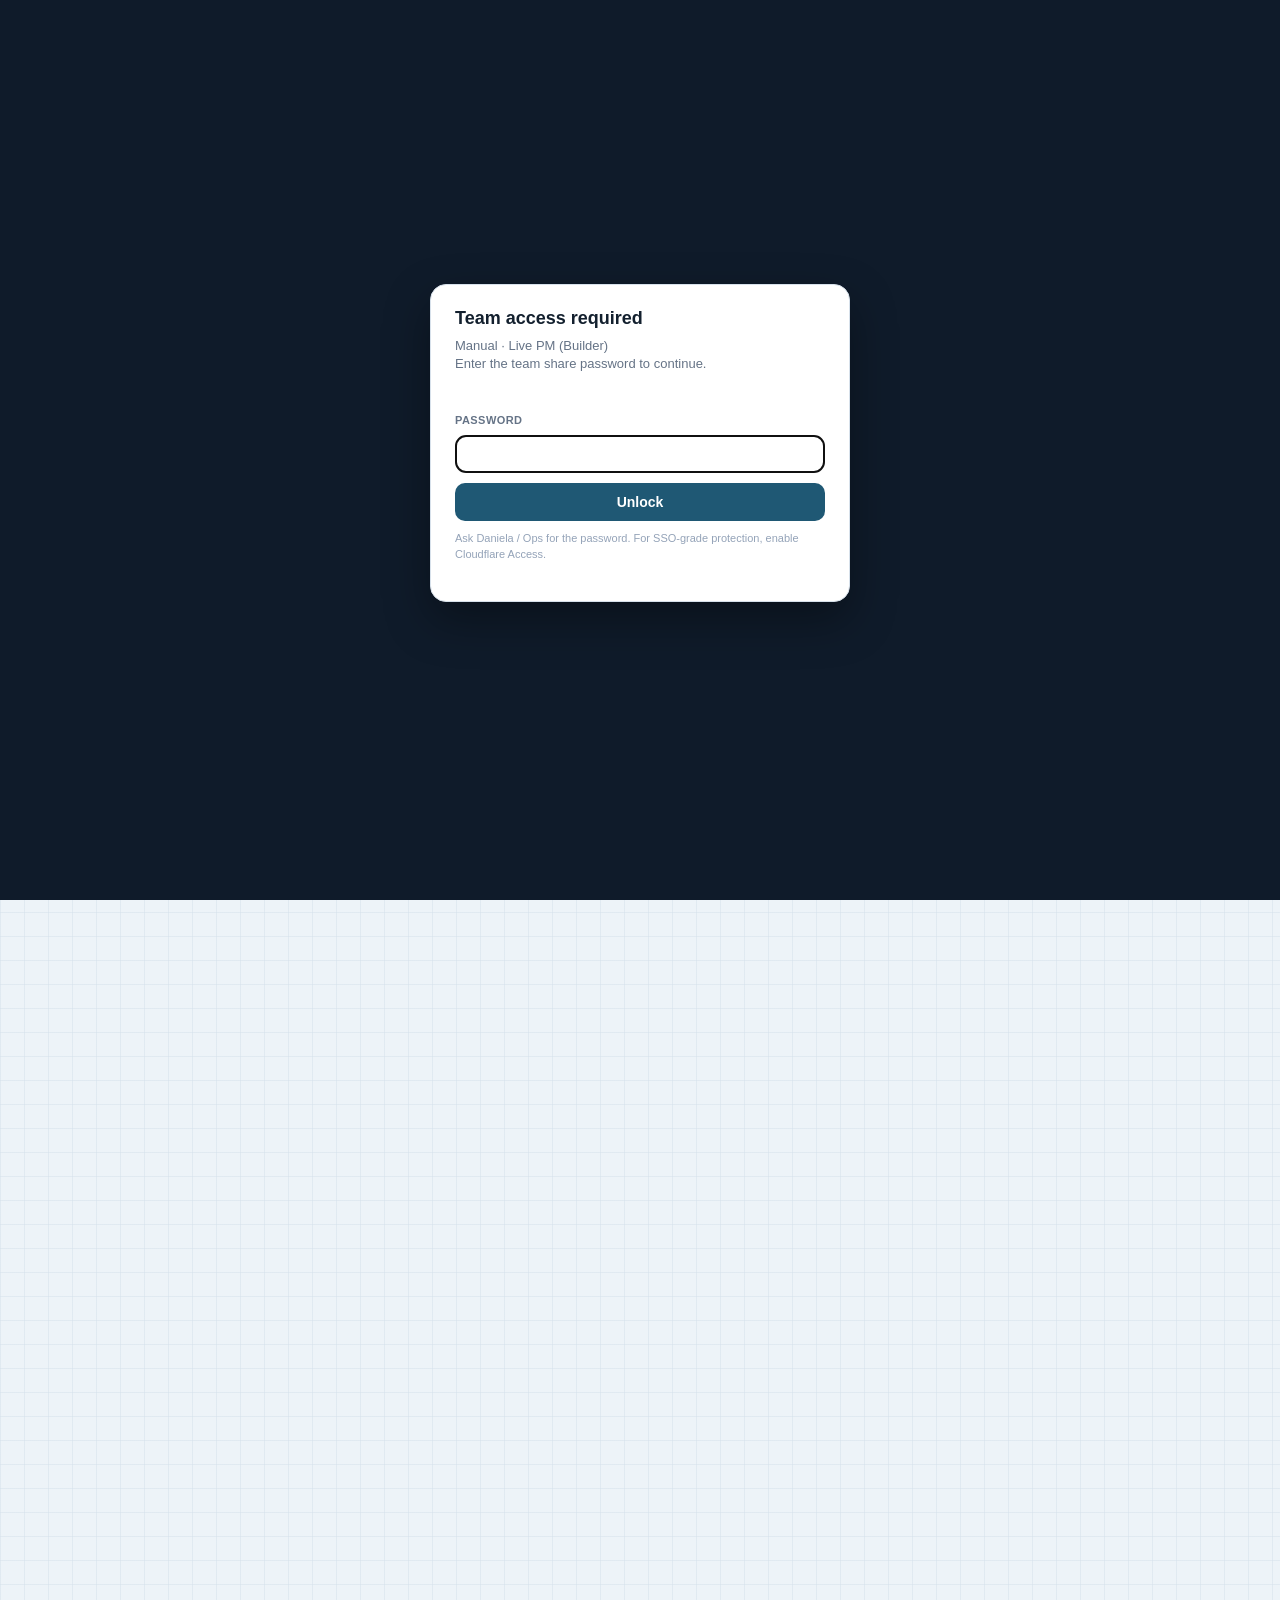
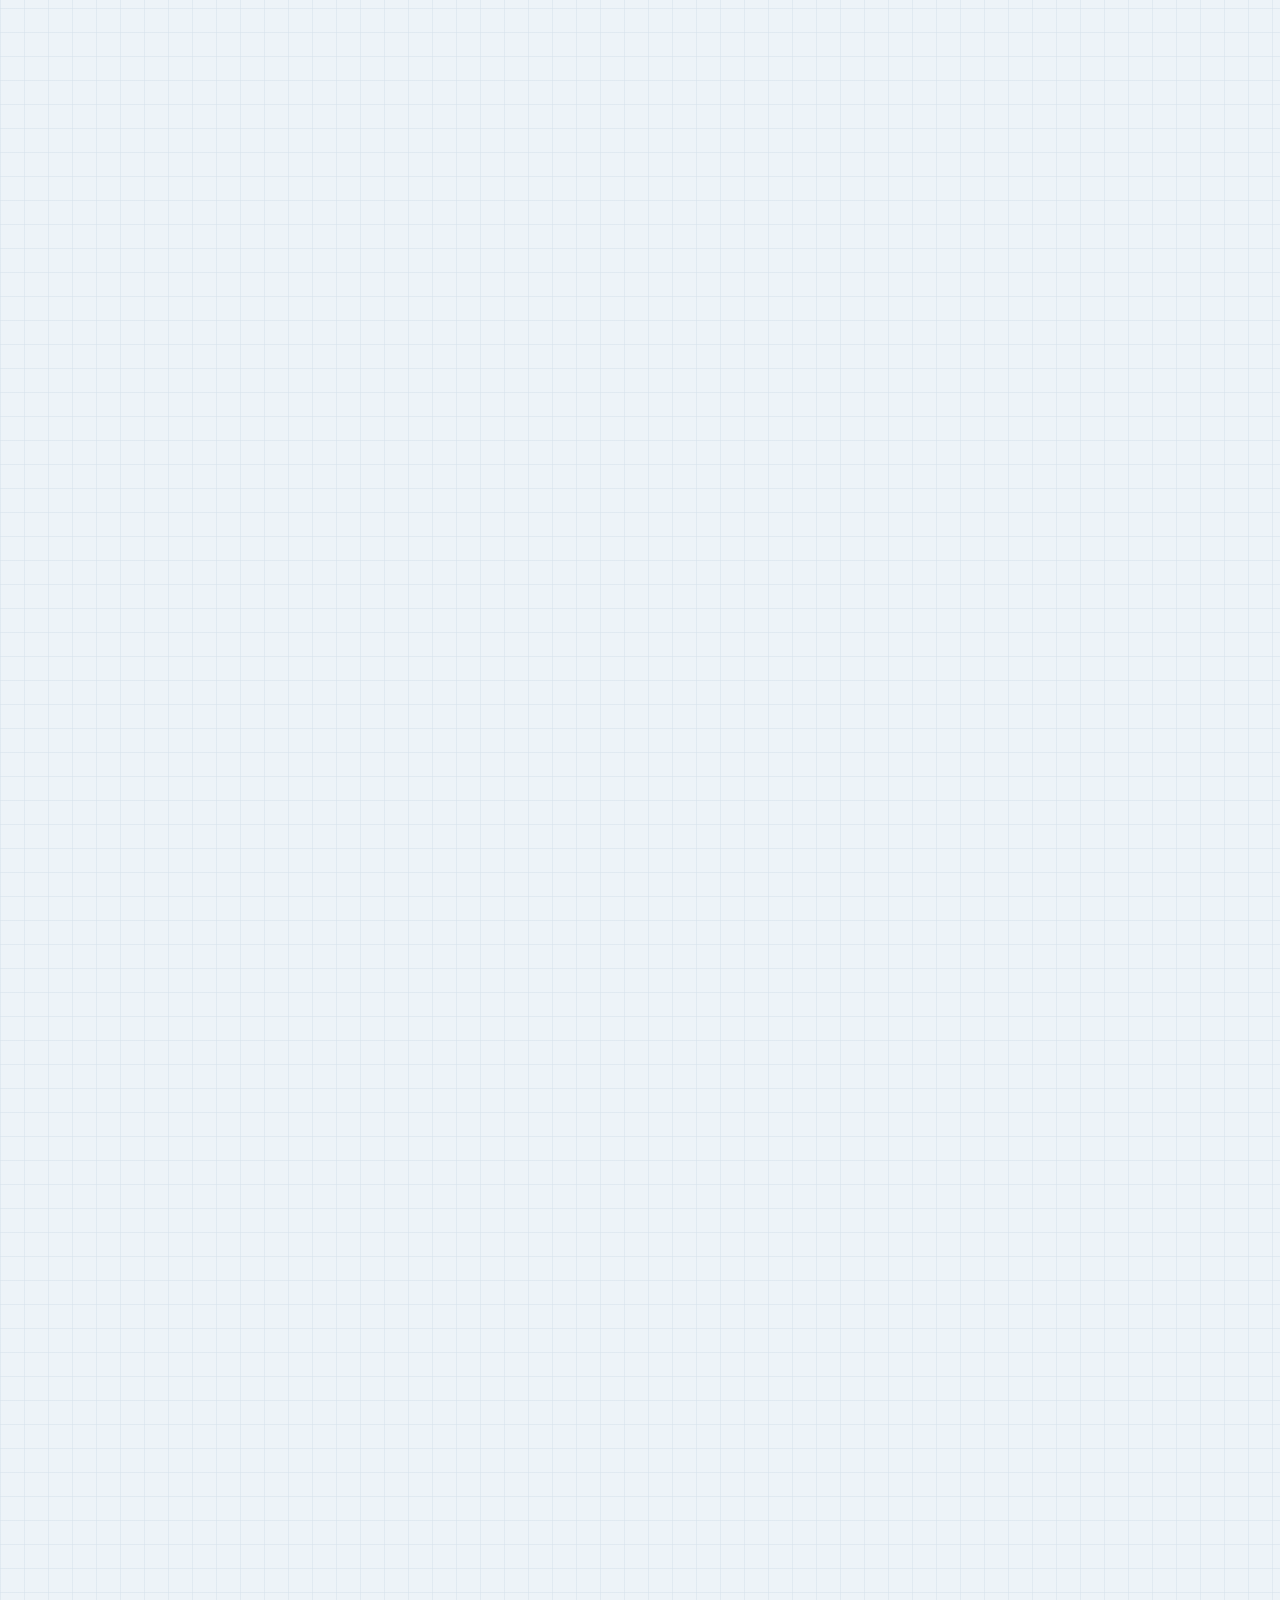
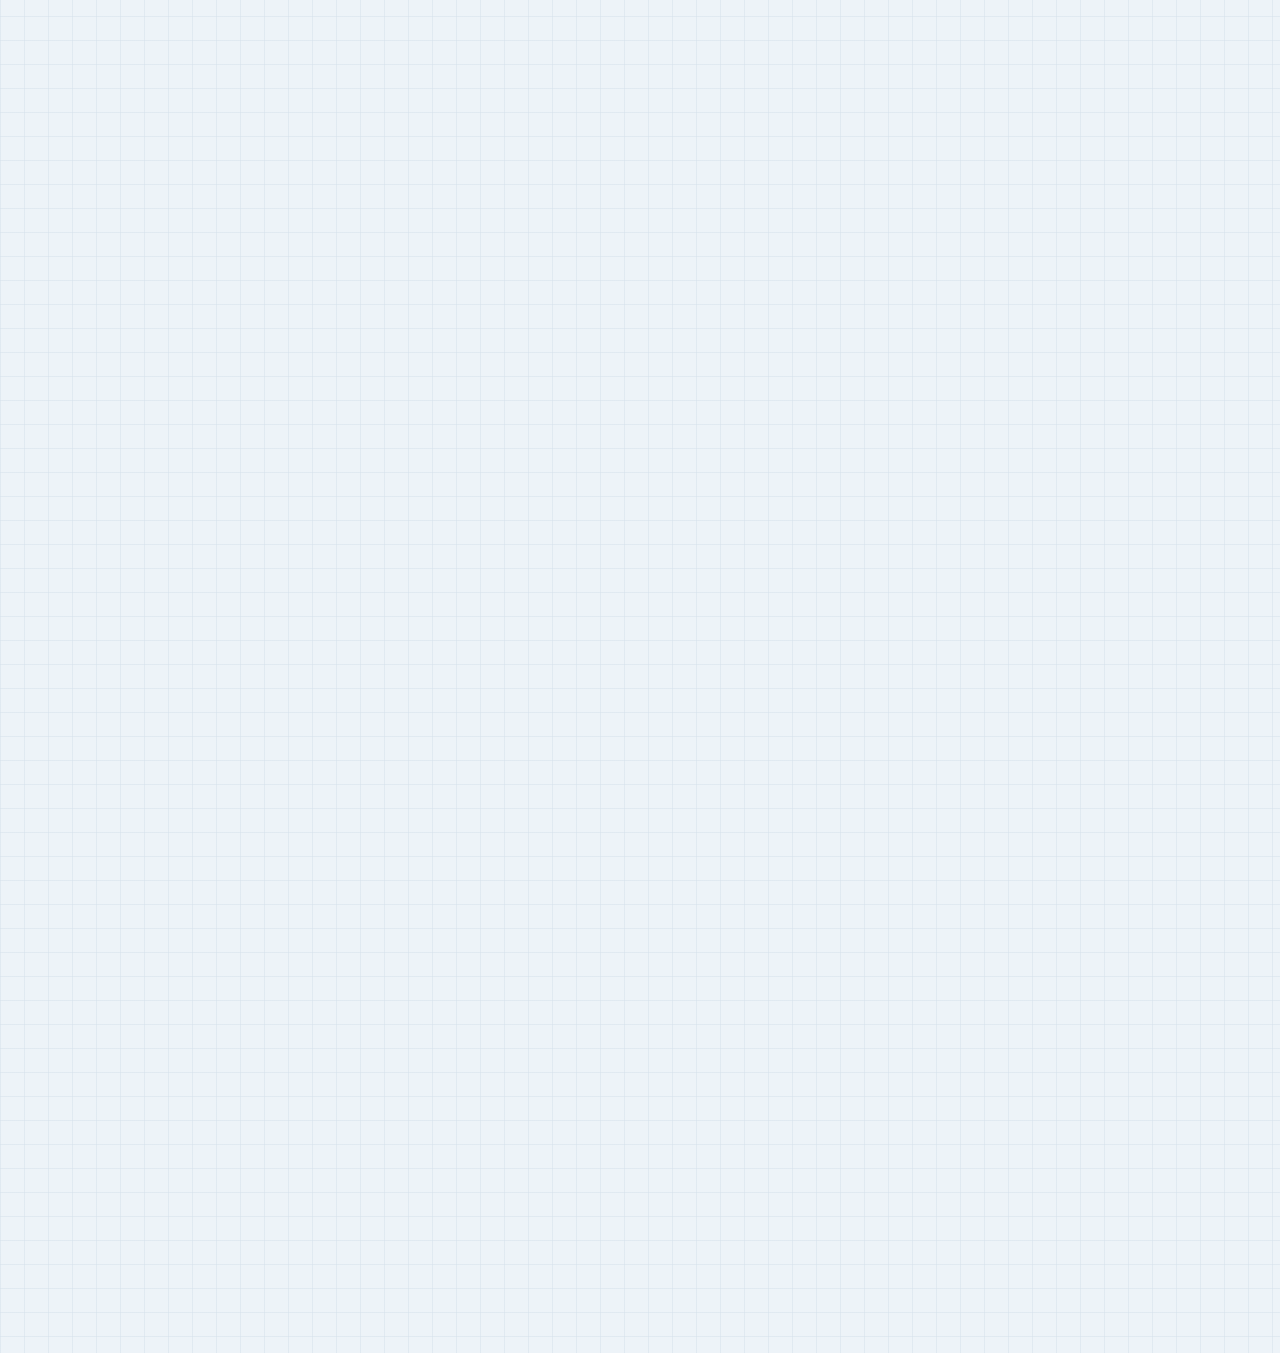
<file: manuals/role-guides/manual-live-pm.html>
<!DOCTYPE html>
<html lang="en">
<head>
  <meta charset="utf-8" />
  <meta name="viewport" content="width=device-width, initial-scale=1" />
  <meta name="robots" content="noindex, nofollow" />
  <title>Manual · Live PM (Builder)</title>
  <script src="../../access-gate.js"></script>
  <link rel="stylesheet" href="_shared.css" />
</head>
<body>
  <div class="shell">
    <header class="hero">
      <span class="eyebrow">Role manual · Live PM (Builder)</span>
      <h1>Your process — from V0 to Support PM Accept</h1>
      <p class="lede">You own the factory version through the 6-week cycle. Weekly status continues. Ownership moves only after Support PM accepts handover.</p>
      <div class="banner">Dashboard: <a href="https://omenaconsulting.pages.dev/">omenaconsulting.pages.dev</a> · Password for this manual: <code>OmenaTeam2026!</code></div>
      <div class="actions">
        <a class="btn primary" href="index.html">All role manuals</a>
        <a class="btn" href="../../training-factory-workstreams.html">Team training</a>
        <a class="btn" href="https://omenaconsulting.pages.dev/">Open dashboard</a>
      </div>
      <nav class="toc">
        <a href="#start">1. Sign in</a>
        <a href="#form">2. Set ownership</a>
        <a href="#runway">3. Runway</a>
        <a href="#gates">4. Gates</a>
        <a href="#handover">5. Handover</a>
        <a href="#home">6. Home</a>
      </nav>
    </header>

    <section class="card" id="start">
      <h2>1. Sign in</h2>
      <div class="step"><div class="step-num">1</div><div>
        <p>Open the dashboard and sign in with your username + access code.</p>
      </div></div>
      <figure>
        <img src="assets/manual-dashboard-signin.png" alt="Dashboard sign-in screen" />
        <figcaption>Figure A — Sign in to the Omena Consulting dashboard.</figcaption>
      </figure>
    </section>

    <section class="card" id="form">
      <h2>2. Create / update your weekly report as Live PM</h2>
      <div class="step"><div class="step-num">2</div><div>
        <p>Go to <strong>Update Reports</strong> (or Add Status). On every update set:</p>
        <ul>
          <li><strong>Functional responsibility</strong> = Live PM (Builder)</li>
          <li><strong>Ownership stage</strong> = In delivery (pre-handover) — or Handover in progress near Week 6</li>
          <li><strong>Version / cycle label</strong> = e.g. <code>Checkout Hub · v1.2</code> (keeps tracking when live + next version run in parallel)</li>
          <li><strong>V0 received date</strong> = date you received the formal V0 / pack (starts the 6-week clock)</li>
          <li><strong>Factory week</strong> = leave Auto, or set 1–6 manually if needed</li>
        </ul>
      </div></div>
      <figure>
        <img src="assets/manual-roles-form.png" alt="Form fields for Live PM role and ownership stage" />
        <figcaption>Figure B — Functional responsibility = Live PM (Builder); ownership stage = In delivery.</figcaption>
      </figure>
      <div class="callout"><strong>Rule:</strong> Empty V0 date = this update is <em>not</em> on the factory runway (weekly status only).</div>
    </section>

    <section class="card" id="runway">
      <h2>3. Use the Factory cycle runway</h2>
      <div class="step"><div class="step-num">3</div><div>
        <p>Open your report. Below the ownership fields you see the <strong>Factory cycle</strong> panel: W1–W6, current week highlighted, gate weeks marked.</p>
      </div></div>
      <figure>
        <img src="assets/manual-factory-runway.png" alt="Six-week factory runway with Live PM and Support PM" />
        <figcaption>Figure C — Live PM owns Weeks 1–6; Support PM is the receiving owner.</figcaption>
      </figure>
      <div class="grid2">
        <div class="box"><strong>Weeks 1–4</strong>Discover → MSP → TO-BE → Implement. Capture evidence at gates 1 and 3.</div>
        <div class="box"><strong>Weeks 5–6</strong>Validate with Support PM rehearsal; build kits; prepare Accept.</div>
      </div>
    </section>

    <section class="card" id="gates">
      <h2>4. Gate evidence (weeks 1, 3, 5, 6)</h2>
      <div class="step"><div class="step-num">4</div><div>
        <p>On gate weeks, complete the evidence listed on the Factory panel and keep governance artifacts current.</p>
        <ul>
          <li><strong>W1:</strong> observed features / baseline</li>
          <li><strong>W3:</strong> backlog + TO-BE / acceptance criteria</li>
          <li><strong>W5:</strong> QA evidence · Support PM reverse demo rehearsal · limitations</li>
          <li><strong>W6:</strong> Launch / Run / Live Product kits ready for Accept</li>
        </ul>
      </div></div>
      <div class="callout"><strong>Do not</strong> mix live-ops bug tracking into this factory version’s weekly update. Use a separate live version stream if Support PM already owns the previous release.</div>
    </section>

    <section class="card" id="handover">
      <h2>5. Prepare handover (you do not Accept)</h2>
      <div class="step"><div class="step-num">5</div><div>
        <p>Set ownership stage to <strong>Handover in progress</strong>. Complete the three kits in Product Governance evidence. Only <strong>Support PM</strong> clicks Accept.</p>
      </div></div>
      <figure>
        <img src="assets/manual-handover-accept.png" alt="Handover kits and Accept button for Support PM" />
        <figcaption>Figure D — Kits must be complete before Support PM can Accept. Live PM closes gaps if blocked.</figcaption>
      </figure>
      <p>After Accept: you move to the next product or next version cycle. Support PM owns Live ops.</p>
    </section>

    <section class="card" id="home">
      <h2>6. Check Home each week</h2>
      <div class="step"><div class="step-num">6</div><div>
        <p>Home shows <strong>Week Close</strong> gaps and <strong>Factory gate</strong> items due for your products.</p>
      </div></div>
      <figure>
        <img src="assets/manual-home-week-close.png" alt="Home cockpit with Week Close and factory in flight" />
        <figcaption>Figure E — Home: is the reporting week closed, and which factory products need a gate?</figcaption>
      </figure>
    </section>

    <p class="footer">Omena Consulting · Live PM (Builder) manual · Oct 2026</p>
  </div>
</body>
</html>
</file>
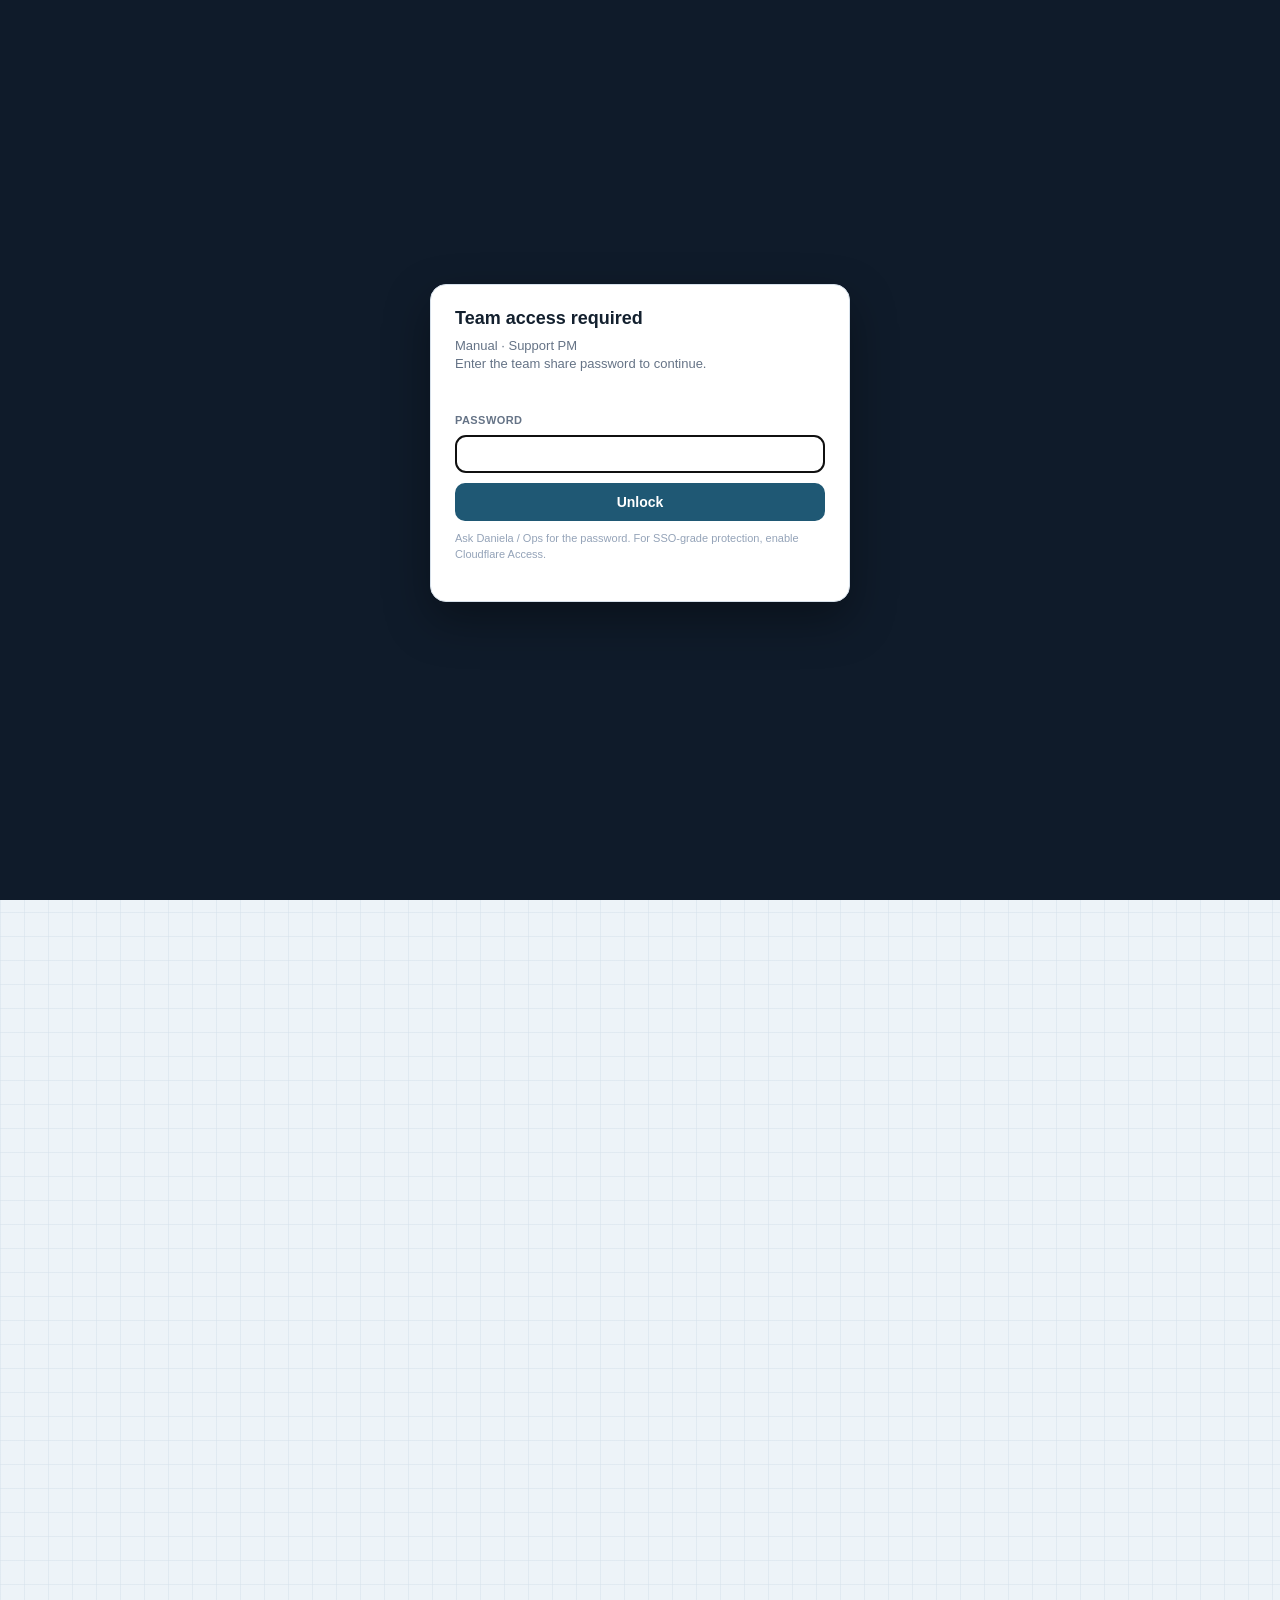
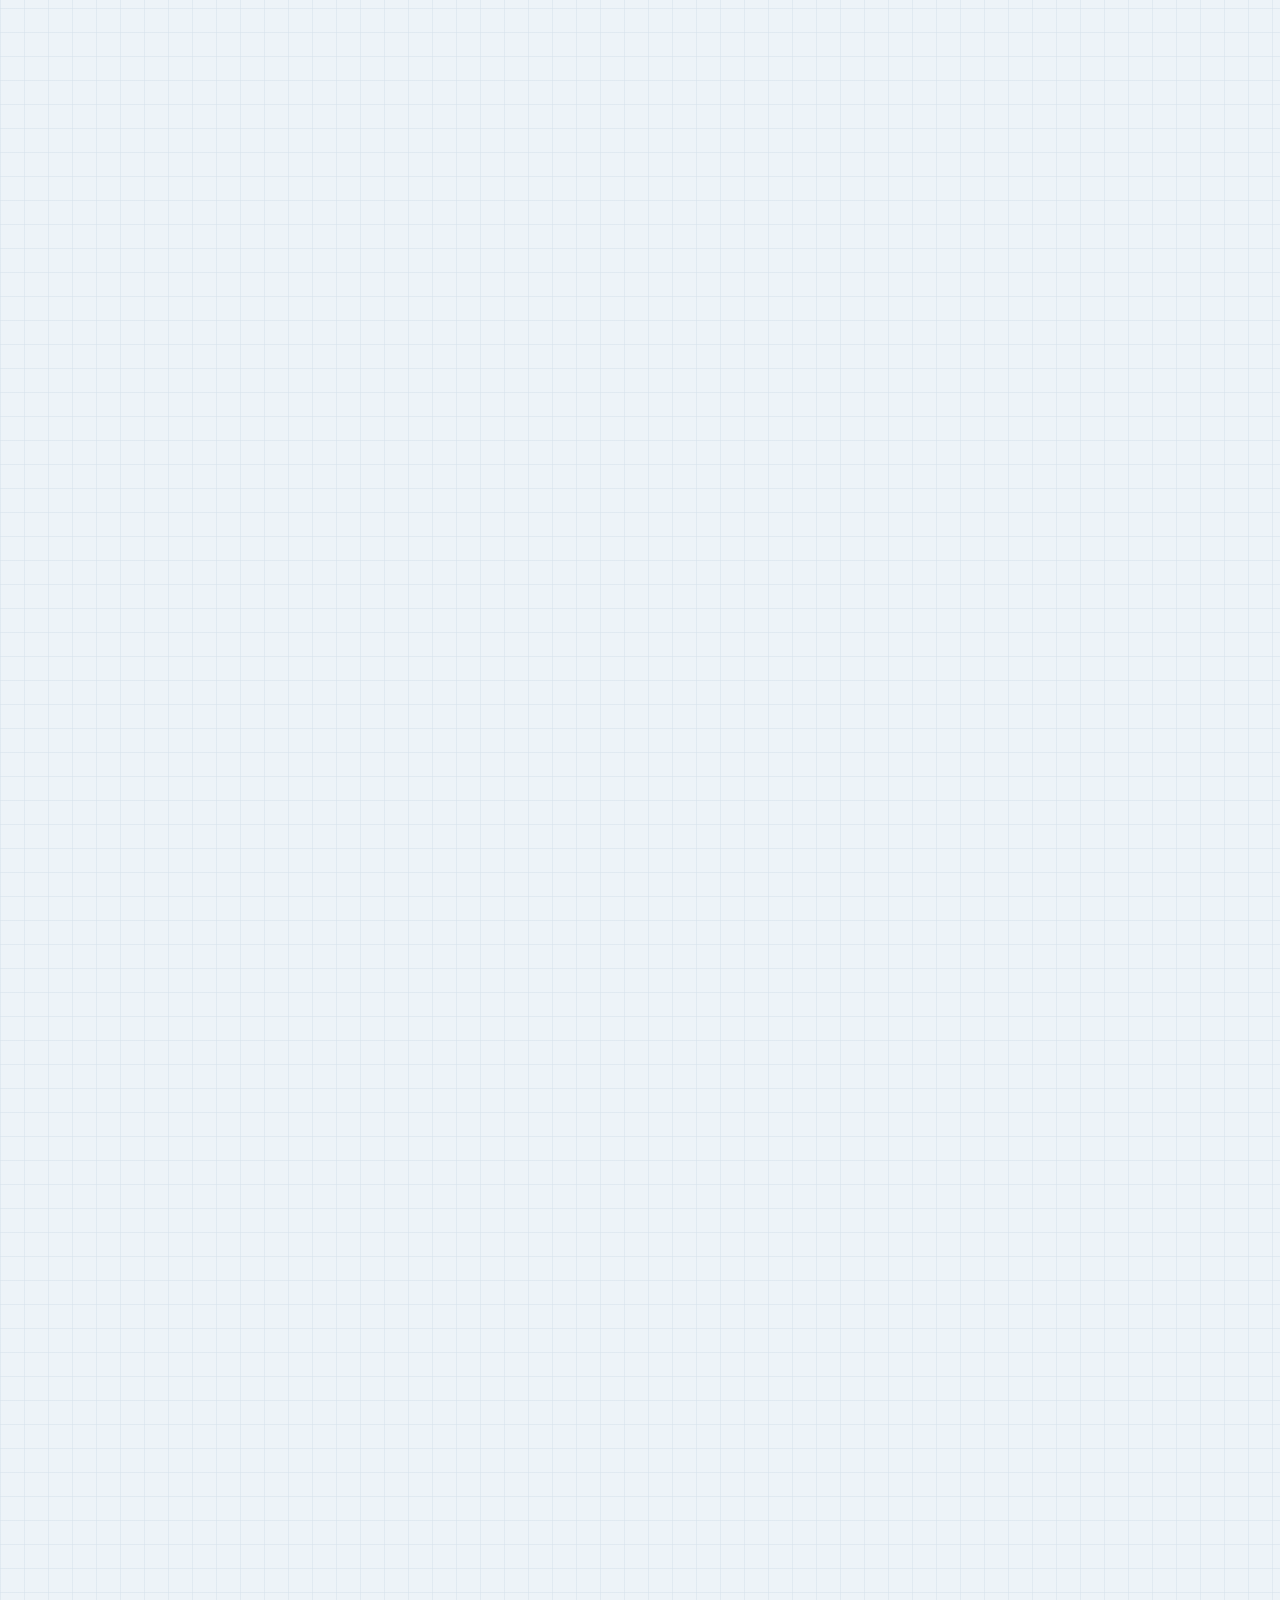
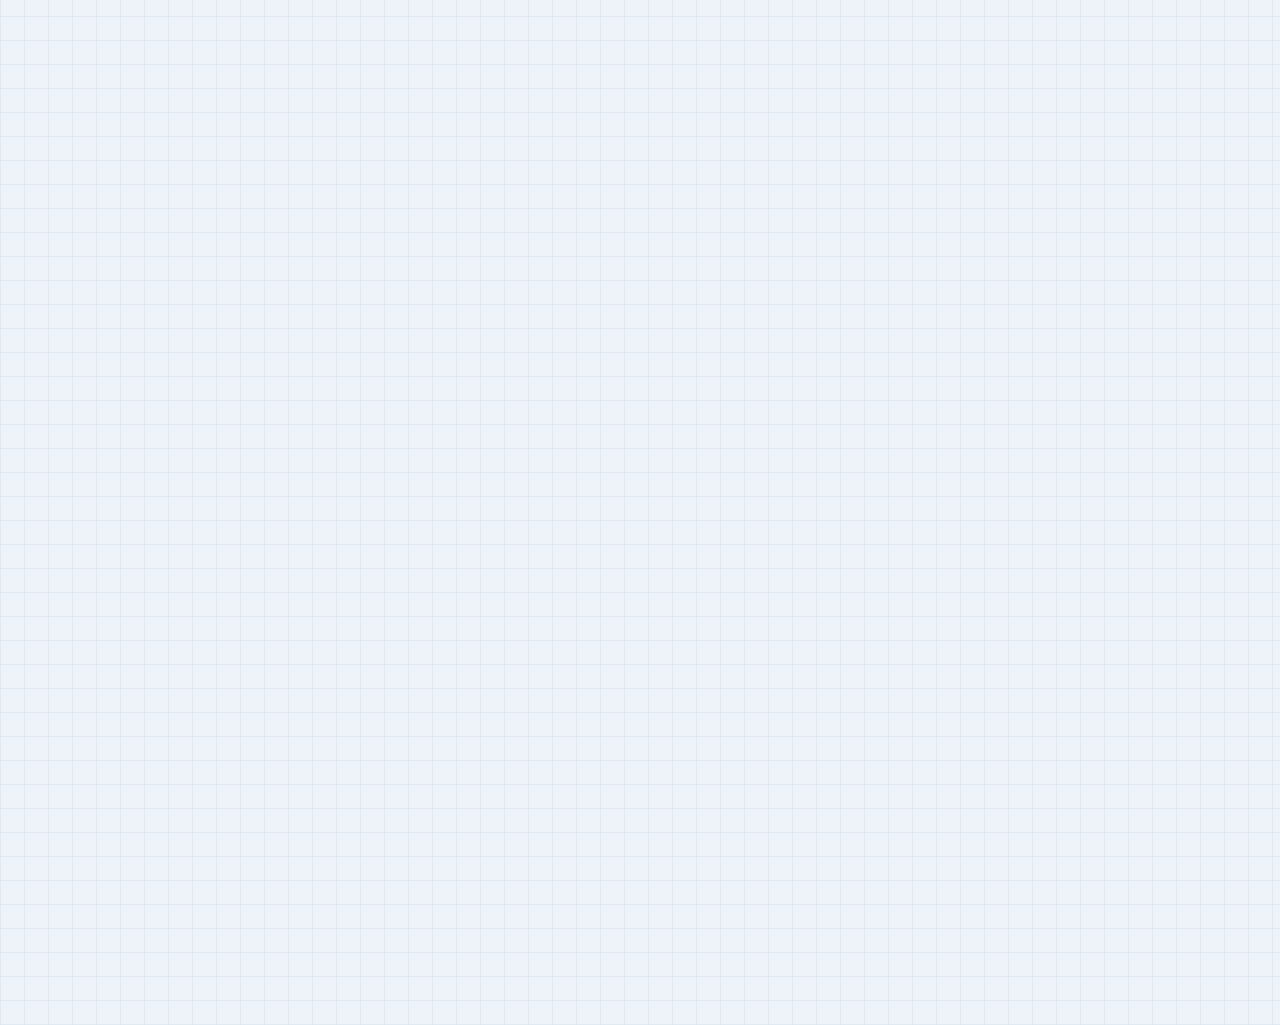
<file: manuals/role-guides/manual-support-pm.html>
<!DOCTYPE html>
<html lang="en">
<head>
  <meta charset="utf-8" />
  <meta name="viewport" content="width=device-width, initial-scale=1" />
  <meta name="robots" content="noindex, nofollow" />
  <title>Manual · Support PM</title>
  <script src="../../access-gate.js"></script>
  <link rel="stylesheet" href="_shared.css" />
</head>
<body>
  <div class="shell">
    <header class="hero">
      <span class="eyebrow">Role manual · Support PM</span>
      <h1>Your process — live ops + Accept handover</h1>
      <p class="lede">You own the <strong>current live version</strong>. You alone Accept handover for the next factory cycle. Training / demos / sustaining sit under you after release.</p>
      <div class="banner">Dashboard: <a href="https://omenaconsulting.pages.dev/">omenaconsulting.pages.dev</a> · Password: <code>OmenaTeam2026!</code></div>
      <div class="actions">
        <a class="btn primary" href="index.html">All role manuals</a>
        <a class="btn" href="../../training-factory-workstreams.html">Team training</a>
        <a class="btn" href="https://omenaconsulting.pages.dev/">Open dashboard</a>
      </div>
      <nav class="toc">
        <a href="#start">1. Sign in</a>
        <a href="#live">2. Live ops</a>
        <a href="#versions">3. Versions</a>
        <a href="#receive">4. Receive cycle</a>
        <a href="#accept">5. Accept</a>
        <a href="#home">6. Home</a>
      </nav>
    </header>

    <section class="card" id="start">
      <h2>1. Sign in</h2>
      <figure>
        <img src="assets/manual-dashboard-signin.png" alt="Dashboard sign-in" />
        <figcaption>Figure A — Sign in with your username and access code.</figcaption>
      </figure>
    </section>

    <section class="card" id="live">
      <h2>2. Weekly updates for products you already own</h2>
      <div class="step"><div class="step-num">2</div><div>
        <ul>
          <li><strong>Functional responsibility</strong> = Support PM</li>
          <li><strong>Ownership stage</strong> = Live ops (Support PM)</li>
          <li><strong>Version / cycle label</strong> = current live version (e.g. <code>v1.1 live</code>)</li>
          <li>Leave <strong>V0 received date</strong> empty unless you are temporarily tracking a cycle (usually Live PM sets V0)</li>
        </ul>
        <p>Weekly content: status, risks, support load, training/demos, sustaining backlog.</p>
      </div></div>
      <figure>
        <img src="assets/manual-roles-form.png" alt="Form showing Support PM as functional ownership option" />
        <figcaption>Figure B — Choose Support PM as functional responsibility; Live ops as ownership stage.</figcaption>
      </figure>
    </section>

    <section class="card" id="versions">
      <h2>3. Do not lose tracking across versions</h2>
      <div class="callout">
        <strong>Product</strong> stays the same name. <strong>Version/cycle</strong> is separate.<br>
        You own <em>live v1.1</em>. Live PM may run <em>factory v1.2</em> in parallel. Accept moves the live pointer — history is kept.
      </div>
      <p>Never merge next-version factory work into your live weekly update line.</p>
    </section>

    <section class="card" id="receive">
      <h2>4. During the Live PM cycle (you will receive it)</h2>
      <div class="step"><div class="step-num">4</div><div>
        <ul>
          <li><strong>Week 5:</strong> join enablement / reverse demo rehearsal</li>
          <li><strong>Week 6:</strong> review Launch / Run / Live Product kits + QA + access</li>
          <li>If kits incomplete → hold Accept; Live PM closes gaps</li>
        </ul>
      </div></div>
      <figure>
        <img src="assets/manual-factory-runway.png" alt="Factory runway showing Support PM as receiving owner" />
        <figcaption>Figure C — You are the receiving owner; Live PM remains accountable until you Accept.</figcaption>
      </figure>
    </section>

    <section class="card" id="accept">
      <h2>5. Accept handover (Support PM only)</h2>
      <div class="step"><div class="step-num">5</div><div>
        <ol>
          <li>Open the report for that version.</li>
          <li>Set role = <strong>Support PM</strong> if not already.</li>
          <li>Confirm kits are not Missing in Product Governance evidence.</li>
          <li>Click <strong>Accept handover</strong> on the Factory cycle panel.</li>
        </ol>
        <p>Ops Manager cannot Accept. After Accept: ownership stage becomes Live ops; Live PM moves on.</p>
      </div></div>
      <figure>
        <img src="assets/manual-handover-accept.png" alt="Handover checklist and Accept button" />
        <figcaption>Figure D — Accept stays disabled until kits and checklist are ready.</figcaption>
      </figure>
    </section>

    <section class="card" id="home">
      <h2>6. Home — what to watch</h2>
      <figure>
        <img src="assets/manual-home-week-close.png" alt="Home showing factory in flight and Week Close" />
        <figcaption>Figure E — Watch handovers waiting and live products under Support PM.</figcaption>
      </figure>
    </section>

    <p class="footer">Omena Consulting · Support PM manual · Oct 2026</p>
  </div>
</body>
</html>
</file>
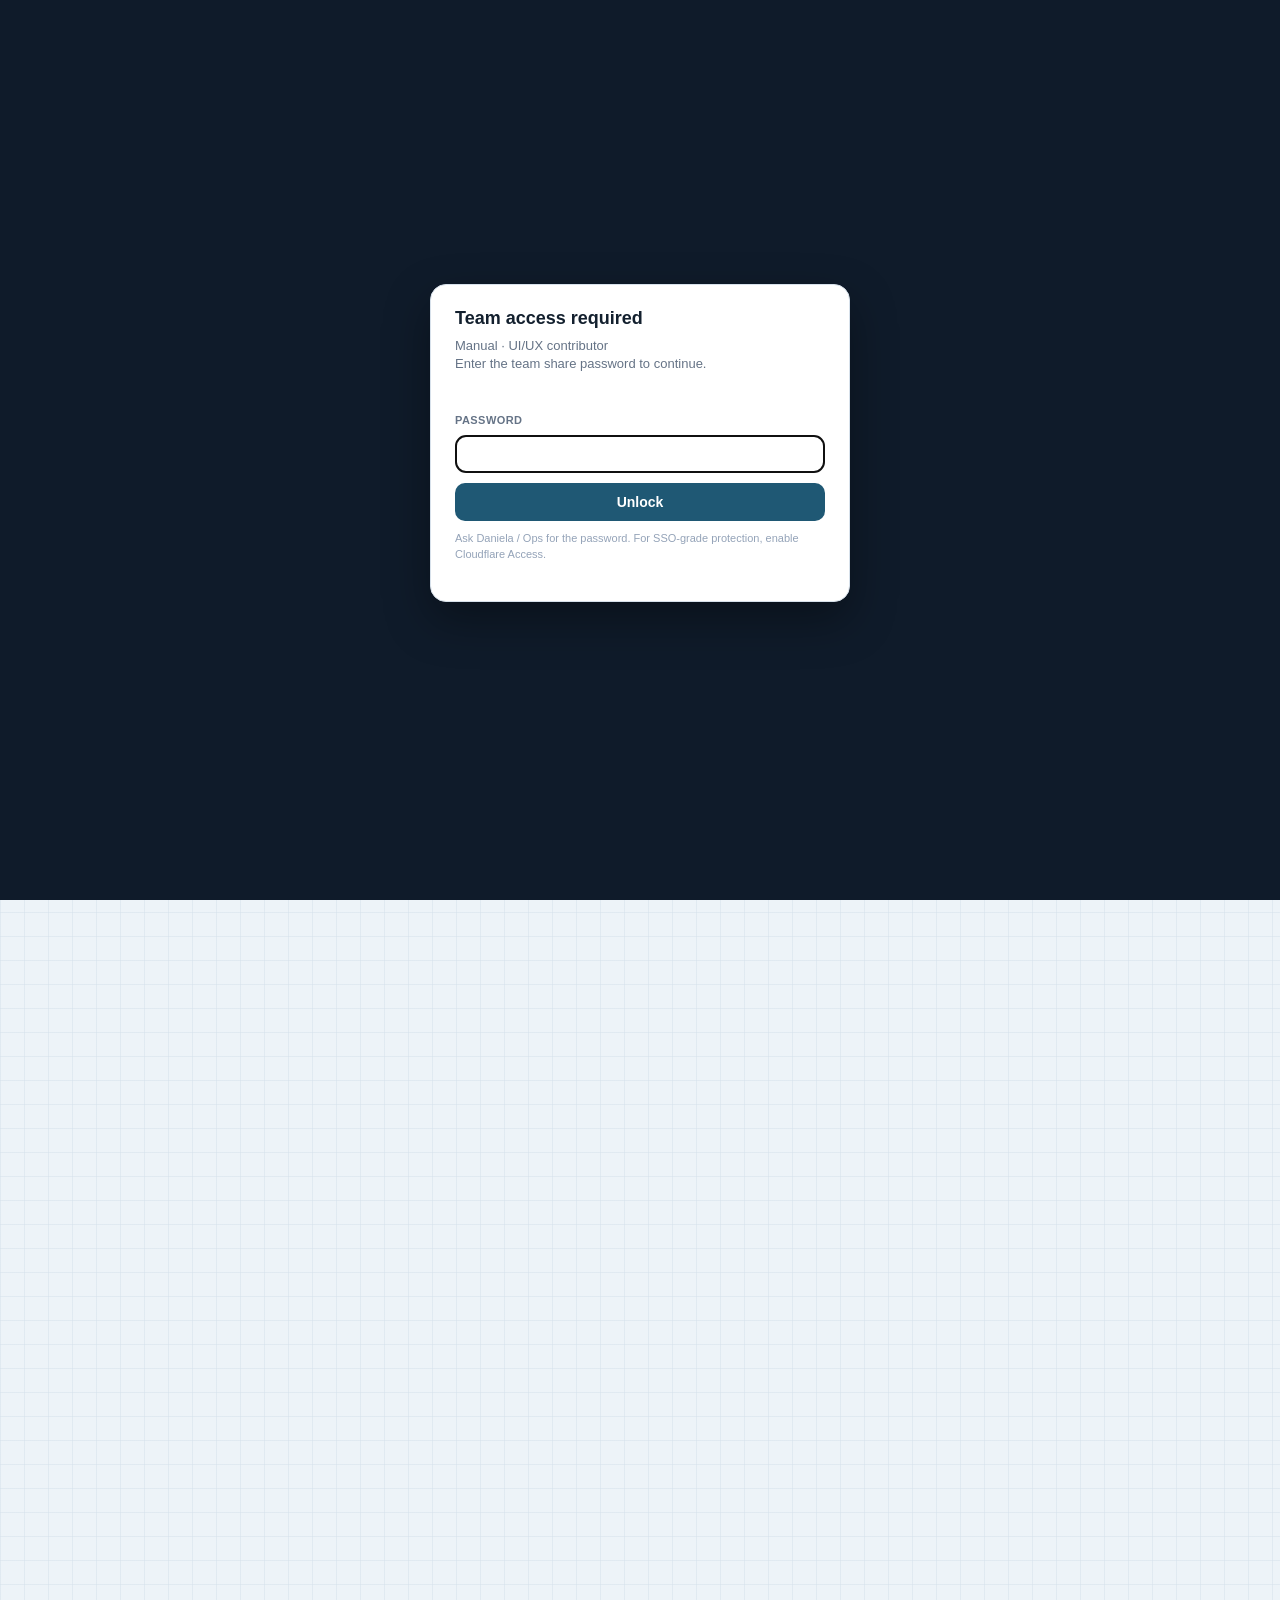
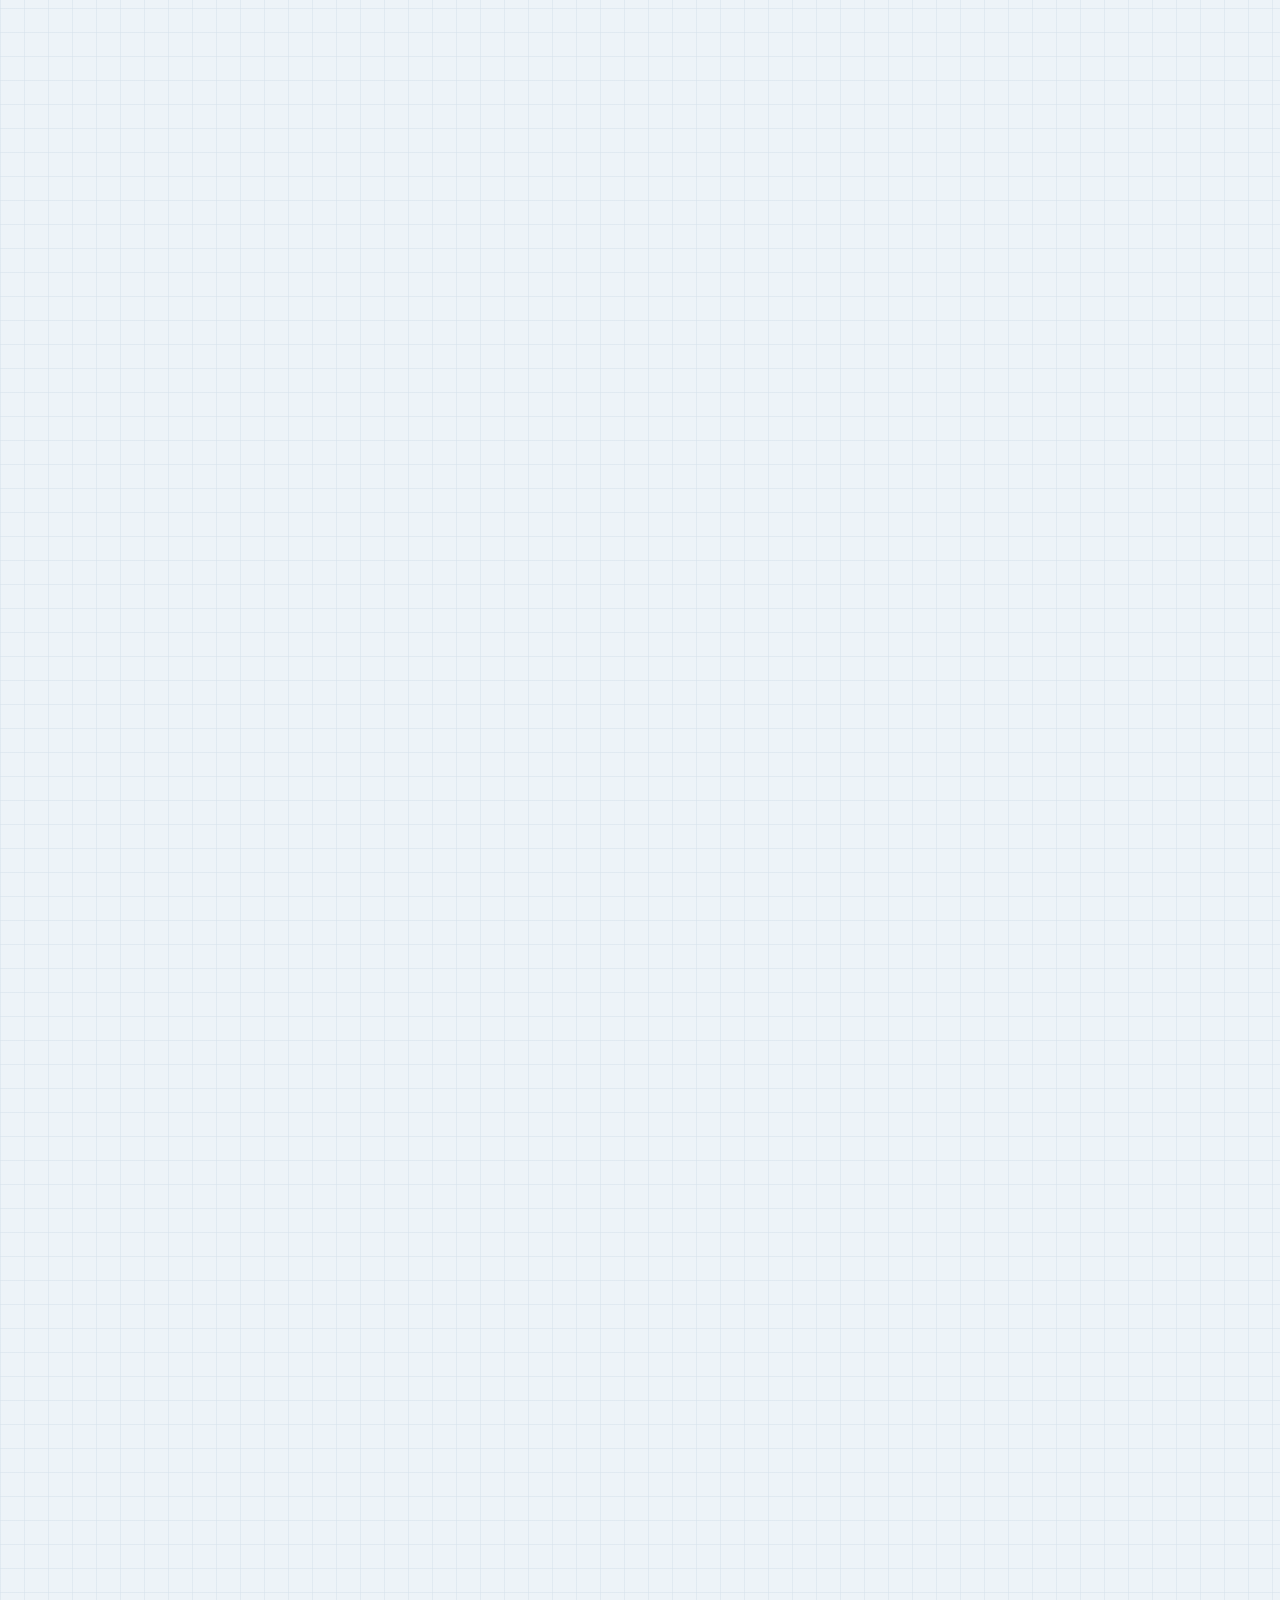
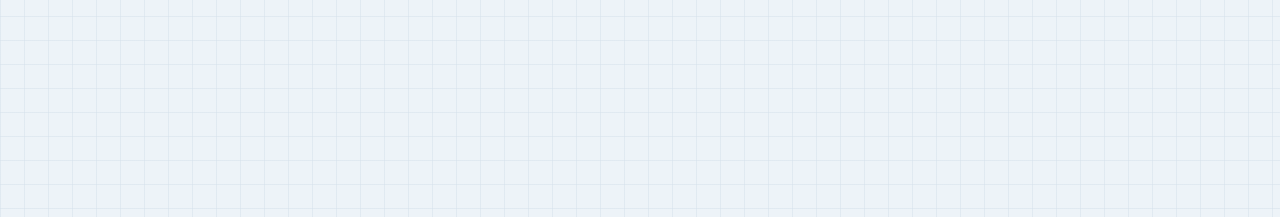
<file: manuals/role-guides/manual-uiux.html>
<!DOCTYPE html>
<html lang="en">
<head>
  <meta charset="utf-8" />
  <meta name="viewport" content="width=device-width, initial-scale=1" />
  <meta name="robots" content="noindex, nofollow" />
  <title>Manual · UI/UX contributor</title>
  <script src="../../access-gate.js"></script>
  <link rel="stylesheet" href="_shared.css" />
</head>
<body>
  <div class="shell">
    <header class="hero">
      <span class="eyebrow">Role manual · UI/UX</span>
      <h1>Your process — contribute without owning the product</h1>
      <p class="lede">You are a contributing discipline. Product ownership stays with Live PM (in delivery) or Support PM (live ops). Your evidence still matters for gates and governance.</p>
      <div class="banner">Dashboard: <a href="https://omenaconsulting.pages.dev/">omenaconsulting.pages.dev</a> · Password: <code>OmenaTeam2026!</code></div>
      <div class="actions">
        <a class="btn primary" href="index.html">All role manuals</a>
        <a class="btn" href="../../training-factory-workstreams.html">Team training</a>
        <a class="btn" href="https://omenaconsulting.pages.dev/">Open dashboard</a>
      </div>
      <nav class="toc">
        <a href="#start">1. Sign in</a>
        <a href="#form">2. Report fields</a>
        <a href="#evidence">3. Evidence</a>
        <a href="#home">4. Home</a>
      </nav>
    </header>

    <section class="card" id="start">
      <h2>1. Sign in</h2>
      <figure>
        <img src="assets/manual-dashboard-signin.png" alt="Dashboard sign-in" />
        <figcaption>Figure A — Sign in to submit or update your design workstream status.</figcaption>
      </figure>
    </section>

    <section class="card" id="form">
      <h2>2. Weekly update fields</h2>
      <div class="step"><div class="step-num">2</div><div>
        <ul>
          <li><strong>Functional responsibility</strong> = UI/UX</li>
          <li><strong>Ownership stage</strong> = usually <em>In delivery (pre-handover)</em> while the product is with Live PM; use <em>Live ops</em> only if you are contributing on a released product (product owner is still Support PM)</li>
          <li><strong>Version / cycle label</strong> = match the Live or Support version you are supporting (e.g. <code>Checkout Hub · v1.2</code>)</li>
          <li><strong>V0 received date</strong> = leave empty (Live PM owns the factory clock)</li>
        </ul>
      </div></div>
      <figure>
        <img src="assets/manual-roles-form.png" alt="Form showing UI/UX as contributing discipline" />
        <figcaption>Figure B — UI/UX is a contributor option; Live PM / Support PM remain product owners.</figcaption>
      </figure>
      <div class="callout"><strong>Remember:</strong> Training is not a peer owner role. Enablement after release sits under Support PM.</div>
    </section>

    <section class="card" id="evidence">
      <h2>3. Keep design evidence current</h2>
      <div class="step"><div class="step-num">3</div><div>
        <p>In Product Governance → evidence checklist for UI/UX, keep artifacts such as:</p>
        <ul>
          <li>Research summary / user insights</li>
          <li>Wireframes / high-fidelity designs</li>
          <li>Prototype / usability validation</li>
          <li>Design review sign-off · Developer handoff package</li>
        </ul>
        <p>These feed Live PM gates (especially design handoff into build / validate).</p>
      </div></div>
      <figure>
        <img src="assets/manual-factory-runway.png" alt="Factory runway context for design contribution" />
        <figcaption>Figure C — Align your design milestones to the Live PM factory weeks when contributing on a factory version.</figcaption>
      </figure>
    </section>

    <section class="card" id="home">
      <h2>4. Home — what you use</h2>
      <figure>
        <img src="assets/manual-home-week-close.png" alt="Home Week Close view" />
        <figcaption>Figure D — Complete Week Close on your UI/UX updates (owner, summary, next action, ownership stage).</figcaption>
      </figure>
    </section>

    <p class="footer">Omena Consulting · UI/UX contributor manual · Oct 2026</p>
  </div>
</body>
</html>
</file>
<file: manuals/role-guides/_shared.css>
:root {
  --ink: #12202f; --muted: #617187; --line: #d7e1eb; --soft: #f4f8fb;
  --blue: #0f5574; --green: #16845f; --amber: #9a6b12;
  --amber-soft: #fff4d8; --green-soft: #e6f4ed; --blue-soft: #e8f4fa;
  --shadow: 0 18px 45px rgba(18, 32, 47, 0.10);
}
* { box-sizing: border-box; }
body {
  margin: 0; font-family: "Segoe UI", Arial, sans-serif; color: var(--ink);
  background:
    linear-gradient(rgba(214, 225, 235, 0.55) 1px, transparent 1px),
    linear-gradient(90deg, rgba(214, 225, 235, 0.55) 1px, transparent 1px),
    #edf3f8;
  background-size: 24px 24px; line-height: 1.55;
}
.shell { max-width: 900px; margin: 0 auto; padding: 28px 16px 72px; }
.hero, .card {
  background: rgba(255,255,255,.96); border: 1px solid var(--line);
  border-radius: 22px; box-shadow: var(--shadow);
}
.hero { padding: 28px 30px; margin-bottom: 16px; }
.eyebrow {
  display: inline-flex; padding: 7px 12px; border-radius: 999px;
  background: var(--blue-soft); color: var(--blue);
  font-weight: 800; font-size: 12px; letter-spacing: .08em; text-transform: uppercase;
}
h1 { font-size: clamp(26px, 4vw, 36px); line-height: 1.1; margin: 14px 0 10px; }
h2 { font-size: 18px; margin: 0 0 8px; }
h3 { font-size: 15px; margin: 0 0 8px; }
p { color: var(--muted); margin: 0 0 12px; }
.lede { font-size: 17px; color: var(--ink); }
.banner {
  margin-top: 12px; padding: 12px 14px; border-radius: 12px;
  background: var(--green-soft); border: 1px solid #9dceb5; color: #10734f;
  font-size: 13px; font-weight: 700;
}
.banner.amber { background: var(--amber-soft); border-color: #e6c985; color: var(--amber); }
.card { padding: 20px 22px; margin-bottom: 14px; }
.actions { display: flex; flex-wrap: wrap; gap: 10px; margin-top: 14px; }
.btn {
  display: inline-flex; padding: 10px 14px; border-radius: 12px; border: 1px solid var(--line);
  background: white; color: var(--ink); text-decoration: none; font-weight: 700; font-size: 13px;
}
.btn.primary { background: var(--blue); border-color: var(--blue); color: white; }
.toc { display: flex; flex-wrap: wrap; gap: 8px; margin-top: 14px; }
.toc a {
  text-decoration: none; font-size: 12px; font-weight: 800; padding: 7px 11px;
  border-radius: 999px; border: 1px solid var(--line); background: white; color: var(--blue);
}
.step {
  display: grid; grid-template-columns: 42px 1fr; gap: 12px; margin: 14px 0;
  align-items: start;
}
.step-num {
  width: 42px; height: 42px; border-radius: 14px; background: var(--blue);
  color: white; display: grid; place-items: center; font-weight: 800;
}
ol, ul { margin: 8px 0 0; padding-left: 20px; color: var(--muted); }
li { margin: 6px 0; }
figure {
  margin: 14px 0 4px; border: 1px solid var(--line); border-radius: 16px;
  overflow: hidden; background: #fff;
}
figure img { display: block; width: 100%; height: auto; }
figcaption {
  padding: 10px 12px; font-size: 12px; color: var(--muted);
  background: var(--soft); border-top: 1px solid var(--line);
}
.callout {
  margin-top: 12px; padding: 12px 14px; border-radius: 12px;
  background: var(--soft); border-left: 4px solid var(--blue);
  font-size: 13px; color: var(--ink);
}
.grid2 { display: grid; grid-template-columns: 1fr 1fr; gap: 12px; }
.box { background: var(--soft); border: 1px solid var(--line); border-radius: 14px; padding: 14px; }
.box strong { display: block; margin-bottom: 6px; color: var(--ink); }
.footer { text-align: center; color: var(--muted); font-size: 13px; margin-top: 22px; }
@media (max-width: 720px) { .grid2 { grid-template-columns: 1fr; } .step { grid-template-columns: 1fr; } }
@media print {
  body { background: white; }
  .hero, .card { box-shadow: none; }
  .actions { display: none; }
}
</file>
